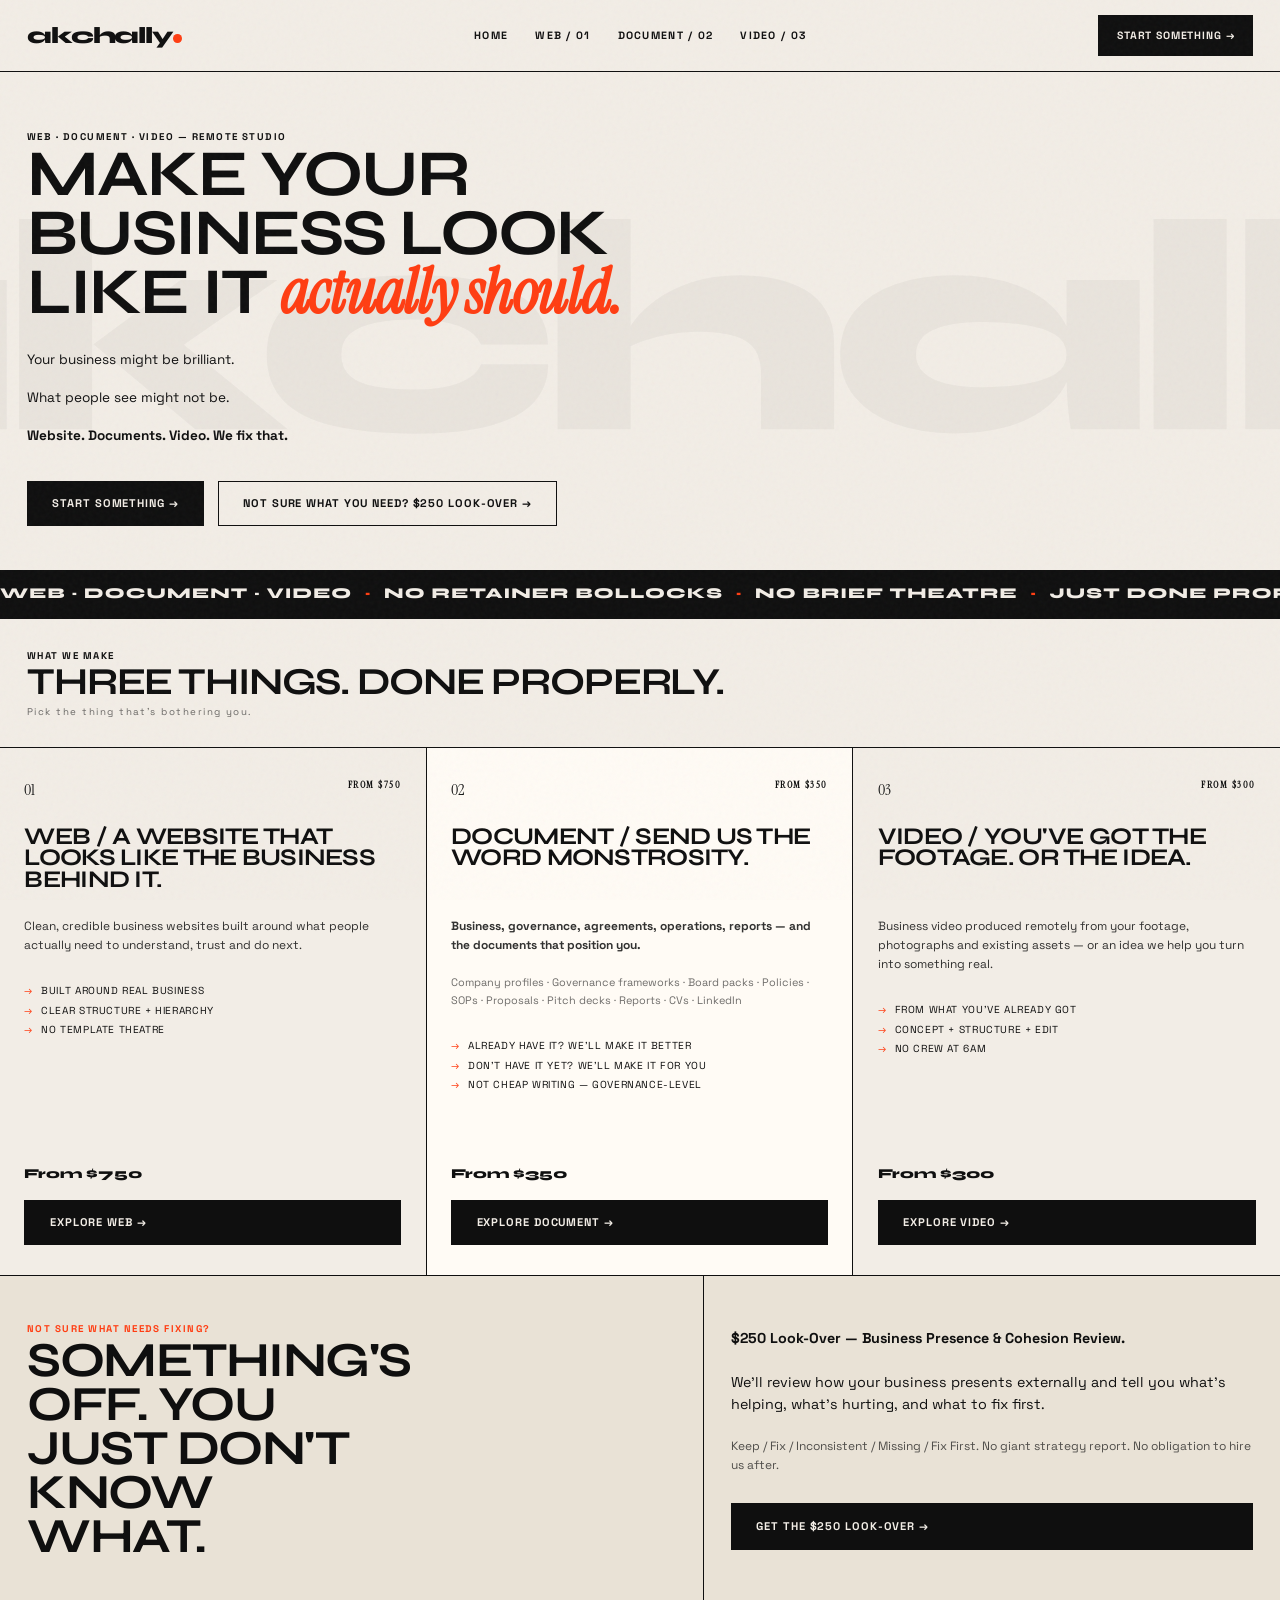
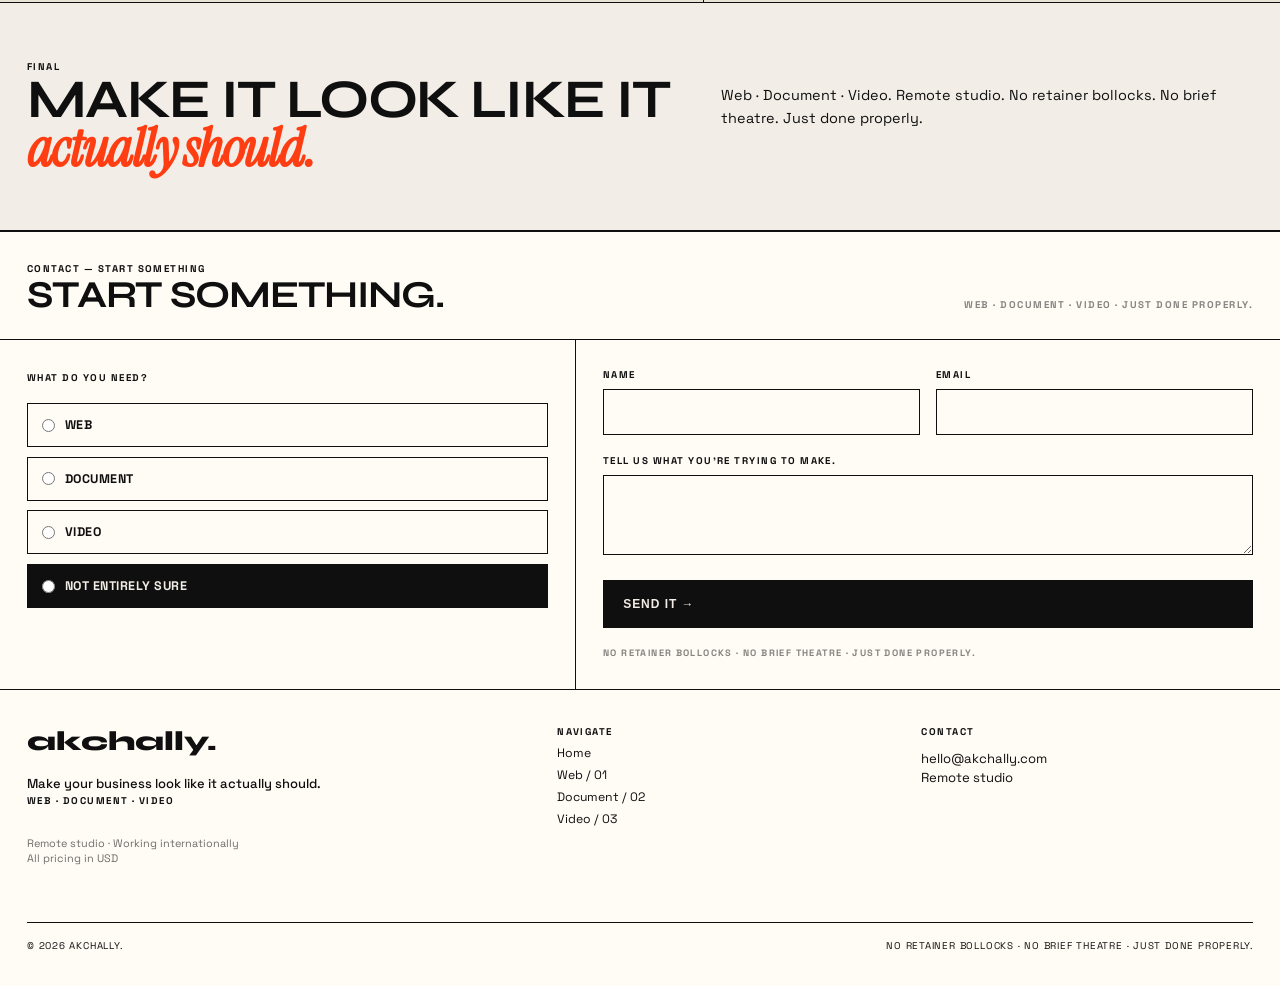
<file: index.html>
<!DOCTYPE html>
<html lang="en">
<head>
<meta charset="UTF-8">
<meta name="viewport" content="width=device-width, initial-scale=1.0">
<meta property="og:type" content="website">
<meta property="og:site_name" content="akchally.">
<meta property="og:title" content="akchally. — Make your business look like it actually should.">
<meta property="og:description" content="Web · Document · Video. Remote studio. No retainer bollocks. No brief theatre. Just done properly.">
<title>akchally. — Make your business look like it actually should.</title>
<link href="https://fonts.googleapis.com/css2?family=Syne:wght@600;700;800&family=Space+Grotesk:wght@400;500;700&family=Instrument+Serif:ital@0;1&display=swap" rel="stylesheet">
<style>
:root{
  --page-max: 1310px;
  --gutter: 27px;
  --bg: #F2EDE6;
  --fg: #0F0F0F;
  --orange: #FF3D12;
  --cream: #E9E2D6;
  --cream-2: #E9E2D6;
  --paper: #FFFBF5;
  --white: #FFFBF5;
}
*{margin:0;padding:0;box-sizing:border-box}
html{scroll-behavior:smooth}
body{background:var(--bg); color:var(--fg); font-family:'Space Grotesk', sans-serif; line-height:1.45; overflow-x:hidden; font-size:13px}
::selection{background:var(--orange); color:white}
body::before{content:""; position:fixed; inset:0; pointer-events:none; opacity:.035; z-index:9999; background-image:url("data:image/svg+xml,%3Csvg viewBox='0 0 256 256' xmlns='http://www.w3.org/2000/svg'%3E%3Cfilter id='noise'%3E%3CfeTurbulence type='fractalNoise' baseFrequency='0.9' numOctaves='4' stitchTiles='stitch'/%3E%3C/filter%3E%3Crect width='100%25' height='100%25' filter='url(%23noise)'/%3E%3C/svg%3E");}
h1,h2,h3{font-family:'Syne', sans-serif; text-transform:uppercase; line-height:.9; letter-spacing:-0.03em}
h1{ font-size: clamp(2.55rem, 5.1vw, 4.42rem) !important; }
.mono{font-size:0.612rem; letter-spacing:.15em; text-transform:uppercase; font-weight:700}
a{color:inherit; text-decoration:none}
.btn{display:inline-flex; align-items:center; gap:0.637rem; border:1.5px solid var(--fg); padding:0.85rem 1.53rem; font-weight:700; font-size:0.697rem; letter-spacing:.08em; text-transform:uppercase; transition:.25s ease; cursor:pointer}
.btn-black{background:var(--fg); color:var(--bg)}
.btn-black:hover{background:var(--orange); border-color:var(--orange); color:white; transform:translateY(-2px)}
.btn-ghost:hover{background:var(--fg); color:var(--bg); transform:translateY(-2px)}

nav, .hero, .sec-02, .cards, .sec-03-head, .lookover, .doover, .how-head, .steps, .philo, .work-head, .work-grid, .final, footer,
.hero-eyebrow, .hero-grid, .section-label, .what, .packages, .refresh, .included, .seo, .domain, .copy-sec, .process, .boundary, .faq{
  max-width: var(--page-max);
  margin-left:auto;
  margin-right:auto;
  width:100%;
}

nav{position:sticky; top:0; z-index:50; display:flex; justify-content:space-between; align-items:center; padding:0.935rem var(--gutter); background:rgba(242,237,230,.92); backdrop-filter:blur(10px); border-bottom:1.5px solid var(--fg);}
.logo{font-family:'Syne', sans-serif; font-weight:800; font-size:1.445rem; letter-spacing:-0.05em; line-height:1; text-transform:lowercase;}
.logo .dot{display:inline-block; width:.38em; height:.38em; background:var(--orange); border-radius:50%; margin-left:.05em;}
.nav-links{display:flex; gap:1.7rem; align-items:center}
.nav-links a{font-size:0.663rem; font-weight:700; letter-spacing:.12em; text-transform:uppercase; position:relative}
.nav-links a::after{content:""; position:absolute; bottom:-3.4px; left:0; width:0; height:1.5px; background:var(--fg); transition:.3s}
.nav-links a:hover::after{width:100%}
.hamburger{display:none; font-size:1.275rem; cursor:pointer}

.hero{padding:4.25vw var(--gutter) 3.4vw; border-bottom:1.5px solid var(--fg); position:relative; overflow:hidden; isolation:isolate}
.hero-top{display:flex; justify-content:space-between; align-items:flex-start; gap:5.1vw; position:relative; z-index:1}
.hero-left{flex:1.15}
.hero h1{max-width:13ch; margin-bottom:1.7rem}
.hero h1 .accent{color:var(--orange); font-family:'Instrument Serif', serif; font-style:italic; text-transform:lowercase; font-size:.95em; letter-spacing:-0.02em}
.hero-copy{max-width:48ch; font-size:0.85rem; line-height:1.6}
.hero-copy p{margin-bottom:1.02rem}
.hero-actions{margin-top:2.125rem; display:flex; gap:0.85rem; flex-wrap:wrap}
.hero-right{flex:.85; display:flex; flex-direction:column; gap:0.85rem; padding-top:0.85rem}
.hero-note{border:1.5px solid var(--fg); padding:1.02rem; background:var(--white); font-size:0.722rem; transform:rotate(.6deg)}
.big-bg-text{
  position:absolute; 
  top:52%; left:50%;
  transform:translate(-50%,-50%);
  font-family:'Syne', sans-serif; 
  font-size:clamp(10.2rem, 23.8vw, 25.5rem);
  line-height:.8; 
  font-weight:800; 
  color:var(--fg); 
  opacity:.035; 
  pointer-events:none; 
  text-transform:lowercase;
  z-index:0;
  white-space:nowrap;
  letter-spacing:-0.06em;
}

.marquee{
  border-top:1.5px solid var(--fg);
  border-bottom:1.5px solid var(--fg);
  overflow:hidden;
  white-space:nowrap;
  padding:0.765rem 0;
  background:var(--fg);
  color:var(--bg);
  width:100vw;
  max-width:100vw;
  margin-left:calc(50% - 50vw);
  margin-right:calc(50% - 50vw);
  display:block;
}
.marquee-inner{
  display:flex; 
  animation:marq 28s linear infinite; 
  gap:2.55rem; 
  width:max-content;
  will-change:transform;
  transform:translateZ(0);
  backface-visibility:hidden;
  -webkit-backface-visibility:hidden;
}
.marquee span{
  font-family:'Syne', sans-serif; 
  font-weight:800; 
  font-size:0.935rem; 
  letter-spacing:.08em; 
  text-transform:uppercase;
  -webkit-font-smoothing:antialiased;
  -moz-osx-font-smoothing:grayscale;
  text-rendering:geometricPrecision;
  transform:translateZ(0);
}
.marquee span i{color:var(--orange); font-style:normal; margin:0 0.425rem}
@keyframes marq{
  0%{transform:translate3d(0,0,0)}
  100%{transform:translate3d(-50%,0,0)}
}

.sec-02{display:grid; grid-template-columns:1.1fr .9fr; border-bottom:1.5px solid var(--fg)}
.sec-02-left{padding:3.4vw var(--gutter); border-right:1.5px solid var(--fg)}
.sec-02-left h2{font-size:clamp(1.87rem, 3.825vw, 3.4rem); max-width:10ch}
.sec-02-right{padding:3.4vw var(--gutter); display:flex; flex-direction:column; justify-content:center; gap:1.275rem; font-size:0.892rem; line-height:1.6}

.cards{display:grid; grid-template-columns:repeat(3,1fr); align-items:stretch; border-bottom:1.5px solid var(--fg)}
.card{padding:1.87rem 1.53rem; border-right:1.5px solid var(--fg); display:flex; flex-direction:column; min-height:527px; transition:.3s}
.card:last-child{border-right:none}
.card:hover{background:var(--white)}
.card-num{font-family:'Instrument Serif', serif; font-size:1.02rem; margin-bottom:1.53rem; display:flex; justify-content:space-between}
.card h3{font-size:clamp(1.36rem, 1.87vw, 1.87rem); margin-bottom:0.85rem; min-height:3.2em}
.card p{font-size:0.748rem; line-height:1.6; margin-bottom:0.85rem; opacity:.85}
.card ul{list-style:none; margin:1.02rem 0; display:flex; flex-direction:column; gap:0.297rem}
.card ul li{font-size:0.637rem; letter-spacing:.06em; text-transform:uppercase; display:flex; gap:0.51rem}
.card ul li::before{content:"→"; color:var(--orange)}
.card-foot{margin-top:auto; padding-top:2.125rem}
.price{font-family:'Syne', sans-serif; font-weight:800; font-size:0.85rem; margin-bottom:1.02rem}

.sec-03{border-bottom:1.5px solid var(--fg)}
.sec-03-head{padding:2.125vw var(--gutter); display:flex; justify-content:space-between; align-items:end; border-bottom:1.5px solid var(--fg)}
.sec-03-head h2{font-size:clamp(1.53rem, 2.975vw, 2.55rem)}

.lookover{background:var(--fg); color:var(--bg); display:grid; grid-template-columns:1.1fr .9fr; border-bottom:1.5px solid var(--fg)}
.look-left{padding:3.4vw var(--gutter); border-right:1.5px solid rgba(255,255,255,.15)}
.look-left .mono{color:var(--orange); margin-bottom:1.275rem; display:block}
.look-left h2{font-size:clamp(2.04rem, 3.825vw, 3.825rem); color:var(--bg); line-height:.9}
.look-right{padding:2.975vw var(--gutter)}
.look-grid{display:grid; grid-template-columns:1fr 1fr; gap:0.85rem; margin:1.275rem 0}
.look-item{border:1.5px solid rgba(255,255,255,.15); padding:0.85rem}

.doover{display:grid; grid-template-columns:.9fr 1.1fr; border-bottom:1.5px solid var(--fg); background:var(--cream-2)}
.doover-left{padding:3.4vw var(--gutter)}
.doover-left h2{font-size:clamp(1.87rem, 3.4vw, 3.23rem)}
.doover-right{padding:3.4vw var(--gutter); border-left:1.5px solid var(--fg)}
.big-price{display:flex; flex-direction:column; gap:0.255rem; margin:1.7rem 0; font-family:'Syne', sans-serif; font-weight:800; font-size:1.36rem}

.how{border-bottom:1.5px solid var(--fg)}
.how-head{padding:2.125vw var(--gutter); border-bottom:1.5px solid var(--fg); display:flex; justify-content:space-between; align-items:center}
.steps{display:grid; grid-template-columns:repeat(5,1fr)}
.step{padding:1.7rem 1.275rem; border-right:1.5px solid var(--fg)}
.step:last-child{border-right:none}
.step-num{font-family:'Syne', sans-serif; font-weight:800; margin-bottom:0.85rem}

.philo{padding:5.1vw var(--gutter); text-align:center; border-bottom:1.5px solid var(--fg)}
.philo p{font-family:'Syne', sans-serif; font-size:clamp(1.36rem, 2.55vw, 2.38rem); line-height:1.05; max-width:22ch; margin:0 auto}

.work-head{padding:2.125vw var(--gutter); display:flex; justify-content:space-between; align-items:end; border-bottom:1.5px solid var(--fg)}
.work-grid{display:grid; grid-template-columns:repeat(3,1fr); border-bottom:1.5px solid var(--fg)}
.work-card{border-right:1.5px solid var(--fg); display:flex; flex-direction:column}
.work-card:last-child{border-right:none}
.work-img{aspect-ratio:4/3; background:#111; position:relative; overflow:hidden; border-bottom:1.5px solid var(--fg)}
.work-info{padding:1.275rem var(--gutter)}

.final{padding:4.25vw var(--gutter); display:grid; grid-template-columns:1.1fr .9fr; gap:3.4vw; border-bottom:1.5px solid var(--fg)}
.final h2{font-size:clamp(2.125rem, 4.25vw, 4.25rem); line-height:.9}

footer{padding:2.55vw var(--gutter); display:grid; grid-template-columns:1.5fr 1fr 1fr; gap:2.55vw; background:var(--white)}
footer a{display:block; margin:0.255rem 0; font-size:0.765rem}
.foot-logo{font-family:'Syne', sans-serif; font-weight:800; font-size:1.7rem; text-transform:lowercase}
.foot-bottom{grid-column:1 / -1; border-top:1.5px solid var(--fg); margin-top:1.7vw; padding-top:1.275vw; display:flex; justify-content:space-between; font-size:0.612rem; letter-spacing:.08em; text-transform:uppercase; flex-wrap:wrap; gap:0.85rem}

/* WEB.HTML + DOC + VIDEO + LOOKOVER */
.hero-eyebrow{display:flex; justify-content:space-between; gap:1.7rem; margin-bottom:1.275rem; opacity:.6; flex-wrap:wrap}
.hero-grid{display:grid; grid-template-columns:1.2fr .8fr; gap:3.4vw; margin-top:1.7rem}
.hero-sub p{margin-bottom:0.68rem; font-size:0.85rem; line-height:1.6}
.hero-price{font-family:'Syne', sans-serif; font-weight:800; font-size:1.36rem; margin:1.7rem 0}
.hero-price span{display:block; font-family:'Instrument Serif', serif; font-size:0.85rem; font-weight:400; opacity:.6; letter-spacing:.1em; text-transform:uppercase}

.section-label{padding:1.02rem var(--gutter); border-top:1.5px solid var(--fg); border-bottom:1.5px solid var(--fg); background:var(--white); display:flex; justify-content:space-between; align-items:center}
.section-label h2{font-size:0.935rem; letter-spacing:.08em}
.what{display:grid; grid-template-columns:.9fr 1.1fr; border-bottom:1.5px solid var(--fg)}
.what-left{padding:3.4vw var(--gutter); border-right:1.5px solid var(--fg)}
.what-left h3{font-size:clamp(1.7rem,2.975vw,2.55rem); max-width:12ch}
.what-right{padding:3.4vw var(--gutter); display:flex; flex-direction:column; gap:0.85rem; line-height:1.6}
.what-right ul{list-style:none; margin:0.85rem 0}
.what-right li{padding:0.255rem 0; border-bottom:1px solid rgba(0,0,0,.08); font-size:0.765rem}
.what-right li::before{content:"→"; color:var(--orange); margin-right:0.425rem}

.packages{border-bottom:1.5px solid var(--fg)}
.package-row{display:grid; grid-template-columns:.9fr 1.1fr; border-bottom:1.5px solid var(--fg); background:var(--bg)}
.package-row:last-child{border-bottom:none}
.pkg-big{padding:2.55vw var(--gutter); border-right:1.5px solid var(--fg); background:var(--paper); display:flex; flex-direction:column; justify-content:space-between}
.pkg-big h3{font-size:clamp(2.125rem,4.25vw,3.825rem); line-height:.85}
.pkg-big h3 span{display:block; font-family:'Space Grotesk', sans-serif; font-size:0.765rem; font-weight:700; letter-spacing:.12em; margin-top:0.51rem; opacity:.6}
.from{margin-top:1.7rem; font-family:'Syne', sans-serif; font-weight:800; font-size:0.85rem}
.from b{display:block; font-family:'Space Grotesk', sans-serif; font-size:0.68rem; font-weight:400; letter-spacing:.05em; margin-top:0.255rem; opacity:.7; text-transform:none}
.pkg-details{padding:2.55vw var(--gutter); background:var(--bg)}
.pkg-details h4{font-size:1.02rem; margin-bottom:0.85rem; max-width:28ch; line-height:1.3}
.pkg-details p{margin-bottom:0.68rem; line-height:1.6; font-size:0.807rem}
.ideal{border:1.5px solid var(--fg); padding:0.85rem; margin:1.275rem 0; background:var(--white)}
.ideal b{font-size:0.637rem; letter-spacing:.1em; text-transform:uppercase}
.ideal p{font-size:0.722rem; margin-top:0.255rem; line-height:1.4}
.pkg-list{list-style:none; columns:2; column-gap:1.7rem; margin:0.85rem 0}
.pkg-list li{font-size:0.68rem; padding:0.212rem 0; display:flex; gap:0.34rem}
.pkg-list li::before{content:"→"; color:var(--orange)}
.pkg-cta{margin-top:1.7rem}

.refresh{display:grid; grid-template-columns:1fr 1fr; border-bottom:1.5px solid var(--fg); background:var(--cream)}
.refresh-left{padding:3.4vw var(--gutter); border-right:1.5px solid var(--fg)}
.refresh-left h2{font-size:clamp(1.7rem,3.4vw,2.975rem); margin-top:0.85rem}
.refresh-price{font-family:'Instrument Serif', serif; font-size:4.25rem; color:var(--orange); margin:1.275rem 0; line-height:.9}
.refresh-right{padding:3.4vw var(--gutter); background:var(--fg); color:var(--bg)}
.refresh-list{list-style:none; margin:0.85rem 0}
.refresh-list li{padding:0.34rem 0; font-size:0.722rem; border-bottom:1px solid rgba(255,255,255,.1)}
.refresh-list li::before{content:"→"; color:var(--orange); margin-right:0.425rem}

.included{border-bottom:1.5px solid var(--fg); background:var(--white)}
.included-grid{display:grid; grid-template-columns:repeat(4,1fr); gap:0}
.inc-col{padding:1.7rem 1.275rem; border-right:1.5px solid var(--fg)}
.inc-col:last-child{border-right:none}
.inc-col h4{font-size:0.68rem; letter-spacing:.12em; margin-bottom:0.85rem; color:var(--orange)}
.inc-col ul{list-style:none}
.inc-col li{font-size:0.68rem; padding:0.255rem 0; line-height:1.4}
.inc-note{grid-column:1 / -1; padding:1.275rem var(--gutter); border-top:1.5px solid var(--fg); font-size:0.722rem; font-style:italic; opacity:.7; background:var(--bg)}

.seo{display:grid; grid-template-columns:1fr 1fr; border-bottom:1.5px solid var(--fg)}
.seo-left{padding:3.4vw var(--gutter); border-right:1.5px solid var(--fg)}
.seo-right{padding:3.4vw var(--gutter); background:var(--paper)}
.seo-right ul{list-style:none; margin-top:0.85rem}
.seo-right li{padding:0.34rem 0; font-size:0.765rem; border-bottom:1px solid rgba(0,0,0,.08)}
.seo-right li::before{content:"✕"; color:var(--orange); margin-right:0.425rem; font-weight:700}

.domain{display:grid; grid-template-columns:1fr 1fr; border-bottom:1.5px solid var(--fg); background:var(--bg)}
.domain > div{padding:3.4vw var(--gutter)}
.domain > div:first-child{border-right:1.5px solid var(--fg)}
.highlight{border:1.5px solid var(--fg); padding:0.85rem; margin-top:1.275rem; background:var(--orange); color:white; font-weight:700; font-size:0.765rem; transform:rotate(-.5deg)}

.copy-sec{display:grid; grid-template-columns:.9fr 1.1fr; border-bottom:1.5px solid var(--fg)}
.copy-sec > div{padding:3.4vw var(--gutter)}
.copy-sec > div:first-child{border-right:1.5px solid var(--fg)}
.copy-sec ul{list-style:none; margin:0.85rem 0}
.copy-sec li{padding:0.297rem 0; font-size:0.765rem}
.copy-sec li::before{content:"→"; color:var(--orange); margin-right:0.425rem}

.process{border-bottom:1.5px solid var(--fg)}
.process-steps{display:grid; grid-template-columns:repeat(5,1fr)}
.pstep{padding:2.125vw 1.275rem; border-right:1.5px solid var(--fg); border-bottom:1.5px solid var(--fg)}
.pstep:last-child{border-right:none}
.pstep-num{font-family:'Instrument Serif', serif; font-size:2.125rem; color:var(--orange); line-height:1; margin-bottom:0.85rem}
.pstep h4{font-size:0.85rem; margin-bottom:0.425rem}
.pstep p{font-size:0.722rem; line-height:1.5; opacity:.85}

.boundary{display:grid; grid-template-columns:1fr 1fr; border-bottom:1.5px solid var(--fg)}
.bound-col{padding:3.4vw var(--gutter)}
.bound-col:first-child{border-right:1.5px solid var(--fg)}
.bound-col ul{list-style:none; margin-top:0.85rem}
.bound-col li{padding:0.297rem 0; font-size:0.765rem}
.bound-col li::before{content:"→"; color:var(--orange); margin-right:0.425rem}

.faq{padding:3.4vw var(--gutter); border-bottom:1.5px solid var(--fg); background:var(--cream)}
.faq-grid{display:grid; grid-template-columns:1fr 1fr; gap:1.7rem 3.4vw; margin-top:1.7rem}
.faq-item{padding-bottom:1.275rem; border-bottom:1px solid rgba(0,0,0,.12)}
.faq-item b{display:block; font-family:'Syne', sans-serif; text-transform:uppercase; margin-bottom:0.34rem; font-size:0.807rem}
.faq-item p{font-size:0.765rem; opacity:.8; line-height:1.5}

@media(max-width:833px){
  .nav-links{display:none}
  .hamburger{display:block}
  .hero-top, .sec-02, .lookover, .doover, .final, footer, .what, .package-row, .refresh, .seo, .domain, .copy-sec, .boundary{grid-template-columns:1fr}
  .cards, .steps, .work-grid, .included-grid, .process-steps, .faq-grid{grid-template-columns:1fr}
  .card, .step, .work-card, .inc-col{border-right:none; border-bottom:1.5px solid var(--fg); min-height:auto}
  .big-bg-text{display:none}
  .hero-grid{grid-template-columns:1fr}
  .pkg-big{border-right:none; border-bottom:1.5px solid var(--fg)}
  .pkg-list{columns:1}
  .section-label{flex-direction:column; align-items:flex-start; gap:0.425rem}
}


/* ===== DOCUMENT.HTML STYLES ===== */
.big-watermark{position:absolute; top:52%; left:50%; transform:translate(-50%,-50%); font-family:'Syne', sans-serif; font-size:clamp(10.2rem, 23.8vw, 25.5rem); line-height:.8; font-weight:800; color:var(--fg); opacity:.035; pointer-events:none; text-transform:lowercase; z-index:0; white-space:nowrap; letter-spacing:-0.06em;}
.two-head{padding:1.7vw var(--gutter); display:flex; justify-content:space-between; align-items:end; border-top:1.5px solid var(--fg); border-bottom:1.5px solid var(--fg); background:var(--white); max-width: var(--page-max); margin:0 auto; width:100%}
.two-ways{border-bottom:1.5px solid var(--fg); max-width: var(--page-max); margin:0 auto; width:100%}
.split{display:grid; grid-template-columns:1fr 1fr; min-height:60vh}
.split-left, .split-right{padding:3.4vw var(--gutter); display:flex; flex-direction:column; gap:0.85rem}
.split-left{border-right:1.5px solid var(--fg); background:var(--paper)}
.split-right{background:var(--bg)}
.split-label{font-size:0.612rem; letter-spacing:.15em; text-transform:uppercase; font-weight:700; opacity:.6; margin-bottom:0.425rem; display:block}
.split h3{font-size:clamp(1.7rem,2.975vw,2.72rem); line-height:.9; margin-bottom:0.85rem}
.split h3 i{font-family:'Instrument Serif', serif; color:var(--orange); text-transform:none}
.split p{line-height:1.6; font-size:0.807rem; margin-bottom:0.51rem}
.pricing{margin:1.275rem 0; border-top:1.5px solid var(--fg); border-bottom:1.5px solid var(--fg)}
.price-row{display:flex; justify-content:space-between; gap:0.85rem; padding:0.595rem 0; border-bottom:1px solid rgba(0,0,0,.08); font-size:0.722rem}
.price-row:last-child{border-bottom:none}
.price-row b{font-family:'Syne', sans-serif; white-space:nowrap}

.what-make{padding:3.4vw var(--gutter); border-bottom:1.5px solid var(--fg); background:var(--white); max-width: var(--page-max); margin:0 auto; width:100%}
.what-make h2{font-size:clamp(1.7rem,3.4vw,2.975rem); margin-top:0.85rem; max-width:18ch}
.doc-grid{display:grid; grid-template-columns:repeat(3,1fr); gap:1.5px; background:var(--fg); border:1.5px solid var(--fg); margin-top:1.7rem}
.doc-card{background:var(--bg); padding:1.7rem 1.275rem; min-height:238px}
.doc-card h4{font-size:0.85rem; letter-spacing:.06em; text-transform:uppercase; margin-bottom:0.68rem}
.doc-card p{font-size:0.765rem; line-height:1.5; opacity:.85}

.real-problem{display:grid; grid-template-columns:.9fr 1.1fr; border-bottom:1.5px solid var(--fg); max-width: var(--page-max); margin:0 auto; width:100%}
.real-left{padding:3.4vw var(--gutter); border-right:1.5px solid var(--fg)}
.real-right{padding:3.4vw var(--gutter); display:flex; flex-direction:column; gap:0.85rem}
.real-right ul{list-style:none; margin:0.85rem 0}
.real-right li{padding:0.297rem 0; font-size:0.765rem}
.real-right li::before{content:"→"; color:var(--orange); margin-right:0.425rem}

.giant-statement{padding:6.8vw var(--gutter); text-align:center; border-bottom:1.5px solid var(--fg); background:var(--fg); color:var(--bg); max-width: var(--page-max); margin:0 auto; width:100%}
.giant-statement p{font-family:'Syne', sans-serif; font-size:clamp(1.7rem,4.25vw,3.825rem); line-height:.9; max-width:16ch; margin:0 auto}
.giant-statement i{color:var(--orange); font-family:'Instrument Serif', serif; text-transform:none}

.what-we-do{display:grid; grid-template-columns:repeat(4,1fr); border-bottom:1.5px solid var(--fg); max-width: var(--page-max); margin:0 auto; width:100%}
.wwd-col{padding:2.125vw 1.275rem; border-right:1.5px solid var(--fg)}
.wwd-col:last-child{border-right:none}
.wwd-col h4{font-size:0.68rem; letter-spacing:.12em; margin-bottom:0.85rem; color:var(--orange)}
.wwd-col ul{list-style:none}
.wwd-col li{font-size:0.68rem; padding:0.212rem 0; line-height:1.4}

.mess{display:grid; grid-template-columns:1fr 1fr; border-bottom:1.5px solid var(--fg); max-width: var(--page-max); margin:0 auto; width:100%}
.mess-left, .mess-right{padding:3.4vw var(--gutter)}
.mess-left{border-right:1.5px solid var(--fg); background:var(--paper)}
.mess-right{background:var(--cream)}
.mess h3{font-size:clamp(1.36rem,2.38vw,2.04rem); margin-bottom:0.85rem}
.mess ul{list-style:none; margin:0.85rem 0}
.mess li{padding:0.255rem 0; font-size:0.765rem}
.mess li::before{content:"→"; color:var(--orange); margin-right:0.425rem}

.tidy{display:grid; grid-template-columns:.9fr 1.1fr; border-bottom:1.5px solid var(--fg); max-width: var(--page-max); margin:0 auto; width:100%; background:var(--white)}
.tidy-left{padding:3.4vw var(--gutter); border-right:1.5px solid var(--fg)}
.tidy-price{font-family:'Instrument Serif', serif; font-size:4.25rem; color:var(--orange); margin:0.85rem 0; line-height:.9}
.tidy-right{padding:3.4vw var(--gutter); background:var(--fg); color:var(--bg)}
.tidy-grid{display:flex; flex-wrap:wrap; gap:0.425rem; margin:1.275rem 0}
.tidy-tag{border:1px solid rgba(255,255,255,.2); padding:0.34rem 0.68rem; font-size:0.637rem; letter-spacing:.08em; text-transform:uppercase}

.receive{display:grid; grid-template-columns:1fr 1fr; border-bottom:1.5px solid var(--fg); max-width: var(--page-max); margin:0 auto; width:100%}
.rec-col{padding:3.4vw var(--gutter)}
.rec-col:first-child{border-right:1.5px solid var(--fg)}
.rec-col ul{list-style:none; margin:0.85rem 0}
.rec-col li{padding:0.297rem 0; font-size:0.765rem}
.rec-col li::before{content:"→"; color:var(--orange); margin-right:0.425rem}

.work{border-bottom:1.5px solid var(--fg); max-width: var(--page-max); margin:0 auto; width:100%}
.work-spread{aspect-ratio:16/11; background:#111; border-bottom:1.5px solid var(--fg)}
.work-meta{display:flex; flex-wrap:wrap; gap:0.425rem; margin-top:0.85rem}
.work-meta span{border:1px solid var(--fg); padding:0.212rem 0.51rem; font-size:0.552rem; letter-spacing:.08em; text-transform:uppercase}

.hero-cta{display:flex; gap:0.85rem; align-items:center; margin-top:1.7rem; flex-wrap:wrap}
.btn-orange{background:var(--orange); border-color:var(--orange); color:white}
.btn-orange:hover{background:var(--fg); border-color:var(--fg)}

@media(max-width:833px){
  .split, .mess, .tidy, .receive, .real-problem, .what-we-do, .doc-grid{grid-template-columns:1fr}
  .split-left{border-right:none; border-bottom:1.5px solid var(--fg)}
  .wwd-col{border-right:none; border-bottom:1.5px solid var(--fg)}
  .mess-left{border-right:none; border-bottom:1.5px solid var(--fg)}
  .rec-col:first-child{border-right:none; border-bottom:1.5px solid var(--fg)}
  .real-left{border-right:none; border-bottom:1.5px solid var(--fg)}
  .tidy-left{border-right:none; border-bottom:1.5px solid var(--fg)}
}


/* ===== VIDEO.HTML STYLES ===== */
.crop-marks{position:absolute; top:0.85rem; left:var(--gutter); right:var(--gutter); display:flex; justify-content:space-between; font-size:0.552rem; letter-spacing:.15em; opacity:.4; text-transform:uppercase; font-family:monospace; z-index:2}
.reel{background:var(--fg); color:var(--bg); border-bottom:1.5px solid var(--fg); overflow:hidden; padding:0.51rem 0; max-width:85vw; width:100%}
.reel-track{display:flex; gap:1.7rem; animation:reel 30s linear infinite; width:max-content}
.reel-item{font-size:0.637rem; letter-spacing:.1em; text-transform:uppercase; border:1px solid rgba(255,255,255,.15); padding:0.34rem 0.68rem; white-space:nowrap; position:relative}
.reel-item::after{content:attr(data-time); margin-left:0.68rem; opacity:.5; font-size:0.552rem}
@keyframes reel{0%{transform:translateX(0)}100%{transform:translateX(-50%)}}

.pricing{border-bottom:1.5px solid var(--fg); background:var(--bg); max-width:var(--page-max); margin:0 auto; width:100%}
.pricing-head{padding:2.125vw var(--gutter); display:flex; justify-content:space-between; align-items:end; border-bottom:1.5px solid var(--fg)}
.pricing-grid{display:grid; grid-template-columns:repeat(3,1fr); gap:1.5px; background:var(--fg); border-bottom:1.5px solid var(--fg)}
.price-card{background:var(--paper); padding:2.125vw 1.53rem; display:flex; flex-direction:column; gap:0.68rem; min-height:306px}
.price-card h4{font-size:1.02rem; text-transform:uppercase}
.price-card .from{font-family:'Syne', sans-serif; font-weight:800; font-size:0.935rem; margin:0.425rem 0}
.price-card p{font-size:0.722rem; line-height:1.5; opacity:.85}

.timeline{display:grid; grid-template-columns:.9fr 1.1fr; border-bottom:1.5px solid var(--fg); max-width:var(--page-max); margin:0 auto; width:100%}
.timeline > div{padding:3.4vw var(--gutter)}
.timeline > div:first-child{border-right:1.5px solid var(--fg)}
.timeline ul{list-style:none; margin:0.85rem 0}
.timeline li{padding:0.297rem 0; font-size:0.765rem}
.timeline li::before{content:"→"; color:var(--orange); margin-right:0.425rem}

.triple{display:grid; grid-template-columns:repeat(3,1fr); border-bottom:1.5px solid var(--fg); max-width:var(--page-max); margin:0 auto; width:100%}
.tri-col{padding:2.55vw 1.53rem; border-right:1.5px solid var(--fg)}
.tri-col:last-child{border-right:none}
.tri-col.highlight{background:var(--orange); color:white}
.tri-col h4{font-size:0.85rem; margin-bottom:0.68rem; text-transform:uppercase}
.tri-col ul{list-style:none; margin:0.85rem 0}
.tri-col li{padding:0.255rem 0; font-size:0.722rem; line-height:1.4}
.tri-col li::before{content:"→"; color:var(--orange); margin-right:0.425rem}
.tri-col.highlight li::before{color:white}

.webvideo{display:grid; grid-template-columns:.9fr 1.1fr; border-bottom:1.5px solid var(--fg); background:var(--cream); max-width:var(--page-max); margin:0 auto; width:100%}
.webvideo > div{padding:3.4vw var(--gutter)}
.webvideo > div:first-child{border-right:1.5px solid var(--fg)}
.webvideo ul{list-style:none; margin:0.85rem 0}
.webvideo li{padding:0.297rem 0; font-size:0.765rem}
.webvideo li::before{content:"→"; color:var(--orange); margin-right:0.425rem}

.source{display:grid; grid-template-columns:.9fr 1.1fr; border-bottom:1.5px solid var(--fg); background:var(--paper); max-width:var(--page-max); margin:0 auto; width:100%}
.source > div{padding:3.4vw var(--gutter)}
.source > div:first-child{border-right:1.5px solid var(--fg)}
.file-list{display:flex; flex-wrap:wrap; gap:0.425rem; margin:1.275rem 0}
.file-tag{border:1.5px solid var(--fg); padding:0.34rem 0.68rem; font-size:0.637rem; letter-spacing:.06em; text-transform:uppercase; background:var(--white)}
.file-tag.final{background:var(--fg); color:var(--bg); transform:rotate(.5deg)}

.bound{display:grid; grid-template-columns:1fr 1fr; border-bottom:1.5px solid var(--fg); max-width:var(--page-max); margin:0 auto; width:100%}
.b-col{padding:3.4vw var(--gutter)}
.b-col:first-child{border-right:1.5px solid var(--fg)}
.b-col ul{list-style:none; margin:0.85rem 0}
.b-col li{padding:0.297rem 0; font-size:0.765rem}
.b-col li::before{content:"→"; color:var(--orange); margin-right:0.425rem}

.work-embed{aspect-ratio:16/9; background:#111; border-bottom:1.5px solid var(--fg); display:grid; place-items:center; color:#555; font-size:0.68rem; letter-spacing:.1em; text-transform:uppercase}

.concept-line{border:1.5px solid var(--fg); padding:0.85rem; margin-top:1.275rem; font-size:0.68rem; letter-spacing:.08em; text-transform:uppercase; font-weight:700; background:var(--white)}
.split-num{font-family:'Instrument Serif', serif; font-size:2.55rem; color:var(--fg); opacity:.3; line-height:1; margin-bottom:0.85rem}

@media(max-width:833px){
  .pricing-grid, .timeline, .triple, .webvideo, .source, .bound{grid-template-columns:1fr}
  .tri-col, .timeline > div:first-child, .webvideo > div:first-child, .source > div:first-child, .b-col:first-child{border-right:none; border-bottom:1.5px solid var(--fg)}
  .price-card{border-bottom:1.5px solid var(--fg)}
}


/* ===== LOOKOVER.HTML STYLES ===== */
.looking{display:grid; grid-template-columns:.9fr 1.1fr; border-bottom:1.5px solid var(--fg); max-width:var(--page-max); margin:0 auto; width:100%}
.looking > div{padding:3.4vw var(--gutter)}
.looking > div:first-child{border-right:1.5px solid var(--fg)}
.looking ul{list-style:none; margin:0.85rem 0; columns:2; column-gap:1.7rem}
.looking li{padding:0.255rem 0; font-size:0.722rem}
.looking li::before{content:"→"; color:var(--orange); margin-right:0.425rem}

.output-intro{padding:2.125vw var(--gutter); display:flex; justify-content:space-between; align-items:end; border-bottom:1.5px solid var(--fg); background:var(--white); max-width:var(--page-max); margin:0 auto; width:100%}
.output-block{border-bottom:1.5px solid var(--fg); padding:4.25vw var(--gutter); display:grid; grid-template-columns:.45fr .55fr; gap:3.4vw; min-height:36vh; align-items:center; max-width:var(--page-max); margin:0 auto; width:100%}
.output-block h3{font-size:clamp(3.4rem,8.5vw,9.35rem); line-height:.85; letter-spacing:-.07em}
.output-block .desc h4{font-size:1.275rem; margin-bottom:0.51rem}
.output-block .desc p{font-size:0.85rem; line-height:1.5; opacity:.85}
.output-block.keep{background:var(--white); color:var(--fg)}
.output-block.fix{background:var(--orange); color:white}
.output-block.inconsistent{background:var(--fg); color:var(--bg)}
.output-block.missing{background:#2A0C07; color:var(--paper)}
.output-block.fixfirst{background:#5A2E1A; color:var(--paper); border-bottom-color:var(--fg)}

.why{background:var(--fg); color:var(--bg); padding:5.1vw var(--gutter); display:grid; grid-template-columns:1fr 1fr; gap:3.4vw; border-bottom:1.5px solid var(--fg); max-width:var(--page-max); margin:0 auto; width:100%}
.why h2{font-size:clamp(2.125rem,4.675vw,4.675rem); line-height:.9; color:var(--bg)}
.why h2 i{font-family:'Instrument Serif', serif; color:var(--orange); text-transform:none; display:block; font-size:.95em; margin-top:0.425rem}
.why p{line-height:1.6; margin-bottom:0.85rem; opacity:.85}

.next{display:grid; grid-template-columns:1fr 1fr; border-bottom:1.5px solid var(--fg); max-width:var(--page-max); margin:0 auto; width:100%}
.next-left{padding:3.4vw var(--gutter); background:var(--cream); border-right:1.5px solid var(--fg)}
.next-right{padding:3.4vw var(--gutter); background:var(--fg); color:var(--bg)}
.next-right h3{color:var(--paper)}
.next ul{list-style:none; margin-top:0.85rem}
.next li{padding:0.34rem 0; font-size:0.765rem}

.doover{background:var(--orange); color:white; padding:4.25vw var(--gutter); display:grid; grid-template-columns:.9fr 1.1fr; gap:3.4vw; border-bottom:1.5px solid var(--fg); max-width:var(--page-max); margin:0 auto; width:100%}
.doover h2{font-size:clamp(2.125rem,4.25vw,3.825rem); color:white}
.doover-price{font-family:'Instrument Serif', serif; font-size:5.1rem; line-height:.9; margin:1.275rem 0}
.doover ul{list-style:none; columns:2; margin-top:0.85rem}
.doover li{padding:0.34rem 0; font-size:0.722rem}

.examples{padding:3.4vw var(--gutter); background:var(--paper); border-bottom:1.5px solid var(--fg); max-width:var(--page-max); margin:0 auto; width:100%}
.examples-head{display:flex; justify-content:space-between; align-items:end; margin-bottom:2.55vw}
.ex-grid{display:grid; grid-template-columns:repeat(3,1fr); gap:1.5px; background:var(--fg); border:1.5px solid var(--fg)}
.ex-card{background:var(--white); padding:1.7vw}
.ex-card h4{font-size:0.765rem; letter-spacing:.1em; margin-bottom:0.85rem; color:var(--orange)}
.ex-card .line{padding:0.51rem 0; border-bottom:1px solid rgba(0,0,0,.08); font-size:0.722rem; display:flex; justify-content:space-between}
.ex-card .line b{font-family:'Syne', sans-serif; text-transform:uppercase; font-size:0.637rem}
.ex-card .rec{margin-top:1.275rem; background:var(--cream); border:1.5px solid var(--fg); padding:0.85rem; font-size:0.722rem; line-height:1.5}

.whyprice{background:var(--fg); color:var(--bg); padding:4.25vw var(--gutter); display:grid; grid-template-columns:1fr 1fr; gap:3.4vw; border-bottom:1.5px solid var(--fg); max-width:var(--page-max); margin:0 auto; width:100%}
.whyprice h2{font-size:clamp(2.125rem,4.25vw,3.825rem); color:var(--bg)}

.how{border-bottom:1.5px solid var(--fg); max-width:var(--page-max); margin:0 auto; width:100%}
.how-head{padding:2.125vw var(--gutter); border-bottom:1.5px solid var(--fg); display:flex; justify-content:space-between; align-items:center}
.good-fit{list-style:none; margin:0.85rem 0}
.good-fit li{padding:0.425rem 0; font-style:italic; font-size:0.807rem; border-bottom:1px solid rgba(0,0,0,.08)}
.good-fit li::before{content:"“"; font-family:'Instrument Serif', serif; font-size:1.02rem; color:var(--orange); margin-right:0.255rem}

@media(max-width:833px){
  .looking, .why, .next, .doover, .whyprice, .output-block{grid-template-columns:1fr}
  .looking > div:first-child, .next-left, .looking ul{border-right:none; border-bottom:1.5px solid var(--fg); columns:1}
  .output-block h3{font-size:15.3vw}
  .ex-grid{grid-template-columns:1fr}
}


/* Image support for work cards - FIXED no blow-up */
.work-grid{grid-template-columns:repeat(3, minmax(0, 1fr))}
.work-card{min-width:0}
.work-img{
  aspect-ratio:4/3; 
  background:#111; 
  overflow:hidden; 
  position:relative; 
  border-bottom:1.5px solid var(--fg);
  display:block;
}
.work-img img, .work-spread img, .work-embed img{
  width:100%; 
  height:100%; 
  object-fit:cover; 
  object-position:center center; 
  display:block;
}
/* If your source image is portrait and looks blown up, change to this: */
/* .work-img img{object-fit:contain; background:#111} */

/* ===== NEW SIMPLIFIED DOCUMENT PAGE ADDITIONS ===== */
.choose-grid{display:grid; grid-template-columns:1fr 1fr; border-bottom:1.5px solid var(--fg); max-width:var(--page-max); margin:0 auto; width:100%}
.choose-col{padding:0; border-right:1.5px solid var(--fg); display:flex; flex-direction:column}
.choose-col:last-child{border-right:none}
.choose-head{padding:2.5vw var(--gutter) 1.5vw; border-bottom:1.5px solid var(--fg); background:var(--paper)}
.choose-head h3{font-size:clamp(1.4rem,2.2vw,1.9rem); line-height:.9; margin-top:.4rem}
.choose-head p{font-size:.78rem; opacity:.7; margin-top:.6rem; line-height:1.5; max-width:36ch}
.choose-prices{display:flex; flex-direction:column}
.price-btn{display:flex; justify-content:space-between; align-items:center; padding:1.2vw var(--gutter); border-bottom:1.5px solid var(--fg); font-family:'Syne',sans-serif; font-weight:700; font-size:.85rem; text-transform:uppercase; transition:.2s; background:var(--white); cursor:pointer}
.price-btn:last-child{border-bottom:none}
.price-btn .left small{display:block; font-family:'Space Grotesk',sans-serif; font-weight:400; font-size:.62rem; text-transform:none; opacity:.6; margin-top:.15rem; line-height:1.3; max-width:28ch}
.price-btn:hover{background:var(--fg); color:var(--bg)}
.price-btn:hover .right{color:var(--orange)}
.choose-foot{padding:.9rem var(--gutter); font-size:.68rem; opacity:.6; border-top:1.5px solid var(--fg); border-bottom:1.5px solid var(--fg); max-width:var(--page-max); margin:0 auto; width:100%; background:var(--bg)}
.step-simple{padding:2.8vw var(--gutter); border-bottom:1.5px solid var(--fg); display:grid; grid-template-columns:.18fr .82fr; gap:3vw; max-width:var(--page-max); margin:0 auto; width:100%}
.step-simple .step-num{font-family:'Instrument Serif',serif; font-size:clamp(2.8rem,4.5vw,4rem); line-height:.9; color:var(--orange)}
.step-simple h3{font-size:clamp(1.2rem,1.8vw,1.5rem); margin-bottom:.6rem}
.step-simple p{font-size:.85rem; line-height:1.6; opacity:.85; max-width:52ch; margin-bottom:.5rem}
.step-simple ul{list-style:none; margin:.6rem 0}
.step-simple li{font-size:.82rem; padding:.2rem 0}
.step-simple li::before{content:"→ "; color:var(--orange)}
.send-list{padding:2.2vw var(--gutter); border-bottom:1.5px solid var(--fg); background:var(--white); max-width:var(--page-max); margin:0 auto; width:100%}
.send-tags{display:flex; flex-wrap:wrap; gap:.5rem; margin-top:1rem}
.send-tags span{border:1px solid var(--fg); padding:.45rem .8rem; font-size:.72rem; text-transform:uppercase; letter-spacing:.06em; background:var(--paper)}
@media(max-width:833px){.choose-grid,.step-simple{grid-template-columns:1fr}.choose-col{border-right:none; border-bottom:1.5px solid var(--fg)}}

</style>
</head>
<body>

<nav>
  <a href="index.html" class="logo">akchally<span class="dot"></span></a>
  <div class="nav-links">
    <a href="index.html">HOME</a>
    <a href="web.html">WEB / 01</a>
    <a href="document.html">DOCUMENT / 02</a>
    <a href="video.html">VIDEO / 03</a>
  </div>
  <div style="display:flex; gap:1rem; align-items:center">
    <a href="#contact" class="btn btn-black" style="padding:.75rem 1.1rem; font-size:.66rem">START SOMETHING →</a>
    <div class="hamburger">☰</div>
  </div>
</nav>

<section class="hero">
  <div class="big-bg-text">akchally</div>
  <div class="hero-top">
    <div class="hero-left">
      <span class="mono">Web · Document · Video — Remote studio</span>
      <h1>Make your business look like it <i class="accent">actually should.</i></h1>
      <div class="hero-copy">
        <p>Your business might be brilliant.</p>
        <p>What people see might not be.</p>
        <p><b>Website. Documents. Video. We fix that.</b></p>
      </div>
      <div class="hero-actions">
        <a href="#work" class="btn btn-black">Start Something →</a>
        <a href="mailto:hello@akchally.com" class="btn btn-ghost">Not sure what you need? $250 Look-Over →</a>
      </div>
    </div>
  </div>
</section>

<div class="marquee">
  <div class="marquee-inner">
    <span>Web · Document · Video <i>·</i> No retainer bollocks <i>·</i> No brief theatre <i>·</i> Just done properly <i>·</i></span>
    <span>Web · Document · Video <i>·</i> No retainer bollocks <i>·</i> No brief theatre <i>·</i> Just done properly <i>·</i></span>
    <span>Web · Document · Video <i>·</i> No retainer bollocks <i>·</i> No brief theatre <i>·</i> Just done properly <i>·</i></span>
    <span>Web · Document · Video <i>·</i> No retainer bollocks <i>·</i> No brief theatre <i>·</i> Just done properly <i>·</i></span>
  </div>
</div>

<div class="sec-03-head" id="work">
  <div>
    <span class="mono">What We Make</span>
    <h2>Three things. Done properly.</h2>
    <p class="mono" style="text-transform:none; opacity:.6; margin-top:.4rem; font-weight:400">Pick the thing that's bothering you.</p>
  </div>
</div>

<div class="cards">
  <div class="card">
    <div class="card-num"><span>01</span><span class="mono">From $750</span></div>
    <h3>WEB / A website that looks like the business behind it.</h3>
    <p>Clean, credible business websites built around what people actually need to understand, trust and do next.</p>
    <ul>
      <li>Built around real business</li>
      <li>Clear structure + hierarchy</li>
      <li>No template theatre</li>
    </ul>
    <div class="card-foot">
      <div class="price">From $750</div>
      <a href="web.html" class="btn btn-black" style="width:100%; justify-content:space-between">Explore Web →</a>
    </div>
  </div>

  <div class="card" style="background:var(--paper)">
    <div class="card-num"><span>02</span><span class="mono">From $350</span></div>
    <h3>DOCUMENT / Send us the Word monstrosity.</h3>
    <p><b>Business, governance, agreements, operations, reports — and the documents that position you.</b></p>
    <p style="font-size:.68rem; opacity:.6; margin-top:.4rem">Company profiles · Governance frameworks · Board packs · Policies · SOPs · Proposals · Pitch decks · Reports · CVs · LinkedIn</p>
    <ul>
      <li>Already have it? We'll make it better</li>
      <li>Don't have it yet? We'll make it for you</li>
      <li>Not cheap writing — governance-level</li>
    </ul>
    <div class="card-foot">
      <div class="price">From $350</div>
      <a href="document.html" class="btn btn-black" style="width:100%; justify-content:space-between">Explore Document →</a>
    </div>
  </div>

  <div class="card">
    <div class="card-num"><span>03</span><span class="mono">From $300</span></div>
    <h3>VIDEO / You've got the footage. Or the idea.</h3>
    <p>Business video produced remotely from your footage, photographs and existing assets — or an idea we help you turn into something real.</p>
    <ul>
      <li>From what you've already got</li>
      <li>Concept + structure + edit</li>
      <li>No crew at 6am</li>
    </ul>
    <div class="card-foot">
      <div class="price">From $300</div>
      <a href="video.html" class="btn btn-black" style="width:100%; justify-content:space-between">Explore Video →</a>
    </div>
  </div>
</div>

<section class="sec-02" style="background:var(--cream)">
  <div class="sec-02-left">
    <span class="mono" style="color:var(--orange)">Not sure what needs fixing?</span>
    <h2>Something's off. You just don't know what.</h2>
  </div>
  <div class="sec-02-right">
    <p><b>$250 Look-Over — Business Presence & Cohesion Review.</b></p>
    <p>We'll review how your business presents externally and tell you what's helping, what's hurting, and what to fix first.</p>
    <p style="font-size:.75rem; opacity:.7">Keep / Fix / Inconsistent / Missing / Fix First. No giant strategy report. No obligation to hire us after.</p>
    <a href="https://buy.stripe.com/cNi00j37P6R16OXa7UbZe00" target="_blank" rel="noopener" class="btn btn-black" style="margin-top:.5rem">Get the $250 Look-Over →</a>
  </div>
</section>

<section class="final" id="contact">
  <div>
    <span class="mono">Final</span>
    <h2>Make it look like it <i style="color:var(--orange); font-family:'Instrument Serif',serif; text-transform:none">actually should.</i></h2>
  </div>
  <div style="display:flex; flex-direction:column; gap:1.2rem; justify-content:center">
    <p style="font-size:.9rem; line-height:1.6">Web · Document · Video. Remote studio. No retainer bollocks. No brief theatre. Just done properly.</p>
    <div style="display:flex; gap:.8rem; flex-wrap:wrap">
        
    </div>
  </div>
</section>

  <!-- START SOMETHING — paste before <footer> -->
<section id="start-something" style="border-top:1.5px solid var(--fg); border-bottom:1.5px solid var(--fg); max-width:var(--page-max); margin:0 auto; width:100%; background:var(--paper);">

  <div class="sec-03-head" style="border-bottom:1.5px solid var(--fg);">
    <div>
      <span class="mono">CONTACT — START SOMETHING</span>
      <h2>Start something.</h2>
    </div>
    <span class="mono" style="opacity:.5">Web · Document · Video · Just done properly.</span>
  </div>

  <form action="mailto:hello@akchally.com" method="post" enctype="text/plain" style="display:grid; grid-template-columns:.9fr 1.1fr;">

    <!-- LEFT -->
    <div style="padding:2.2vw var(--gutter); border-right:1.5px solid var(--fg);">
      <span class="mono">What do you need?</span>
      <div style="margin-top:1rem; display:flex; flex-direction:column; gap:.6rem;">

        <label style="display:flex; gap:.6rem; align-items:center; border:1.5px solid var(--fg); padding:.75rem .9rem; cursor:pointer; font-size:.78rem; font-weight:700; text-transform:uppercase; letter-spacing:.04em;">
          <input type="radio" name="need" value="Web" required style="accent-color:var(--orange)"> Web
        </label>

        <label style="display:flex; gap:.6rem; align-items:center; border:1.5px solid var(--fg); padding:.75rem .9rem; cursor:pointer; font-size:.78rem; font-weight:700; text-transform:uppercase; letter-spacing:.04em;">
          <input type="radio" name="need" value="Document" style="accent-color:var(--orange)"> Document
        </label>

        <label style="display:flex; gap:.6rem; align-items:center; border:1.5px solid var(--fg); padding:.75rem .9rem; cursor:pointer; font-size:.78rem; font-weight:700; text-transform:uppercase; letter-spacing:.04em;">
          <input type="radio" name="need" value="Video" style="accent-color:var(--orange)"> Video
        </label>

        <label style="display:flex; gap:.6rem; align-items:center; border:1.5px solid var(--fg); padding:.75rem .9rem; cursor:pointer; font-size:.78rem; font-weight:700; text-transform:uppercase; letter-spacing:.04em; background:var(--fg); color:var(--bg);">
          <input type="radio" name="need" value="Not sure" style="accent-color:var(--orange)"> Not entirely sure
        </label>

      </div>
    </div>

    <!-- RIGHT -->
    <div style="padding:2.2vw var(--gutter); display:flex; flex-direction:column; gap:1.2rem;">
      
      <div style="display:grid; grid-template-columns:1fr 1fr; gap:1rem;">
        <div>
          <span class="mono" style="display:block; margin-bottom:.4rem;">Name</span>
          <input type="text" name="name" required style="width:100%; border:1.5px solid var(--fg); background:var(--white); padding:.85rem .9rem; font-family:'Space Grotesk',sans-serif; font-size:.85rem; outline:none;">
        </div>
        <div>
          <span class="mono" style="display:block; margin-bottom:.4rem;">Email</span>
          <input type="email" name="email" required style="width:100%; border:1.5px solid var(--fg); background:var(--white); padding:.85rem .9rem; font-family:'Space Grotesk',sans-serif; font-size:.85rem; outline:none;">
        </div>
      </div>

      <div>
        <span class="mono" style="display:block; margin-bottom:.4rem;">Tell us what you're trying to make.</span>
        <textarea name="message" rows="3" required style="width:100%; border:1.5px solid var(--fg); background:var(--white); padding:.85rem .9rem; font-family:'Space Grotesk',sans-serif; font-size:.85rem; outline:none; resize:vertical;"></textarea>
      </div>

      <button type="submit" class="btn btn-black" style="width:100%; justify-content:space-between; padding:1rem 1.2rem; font-size:.75rem;">
        SEND IT →
      </button>

      <span class="mono" style="opacity:.5; font-size:.58rem;">No retainer bollocks · No brief theatre · Just done properly.</span>

    </div>
  </form>
</section>

<footer>
  <div>
    <div class="foot-logo">akchally<span>.</span></div>
    <p style="margin-top:0.85rem; font-weight:500">Make your business look like it actually should.</p>
    <p class="mono">Web · Document · Video</p>
    <p style="margin-top:1.7rem; font-size:.68rem; opacity:.6">Remote studio · Working internationally<br>All pricing in USD</p>
  </div>
  <div>
    <span class="mono">Navigate</span>
    <a href="index.html">Home</a>
    <a href="web.html">Web / 01</a>
    <a href="document.html">Document / 02</a>
    <a href="video.html">Video / 03</a>
  </div>
  <div>
    <span class="mono">Contact</span>
    <p style="font-size:.82rem; margin-top:.5rem">hello@akchally.com<br>Remote studio</p>
  </div>
  <div class="foot-bottom">
    <span>© 2026 AKCHALLY.</span>
    <span>No retainer bollocks · No brief theatre · Just done properly.</span>
  </div>
</footer>

</body>
</html>
</file>
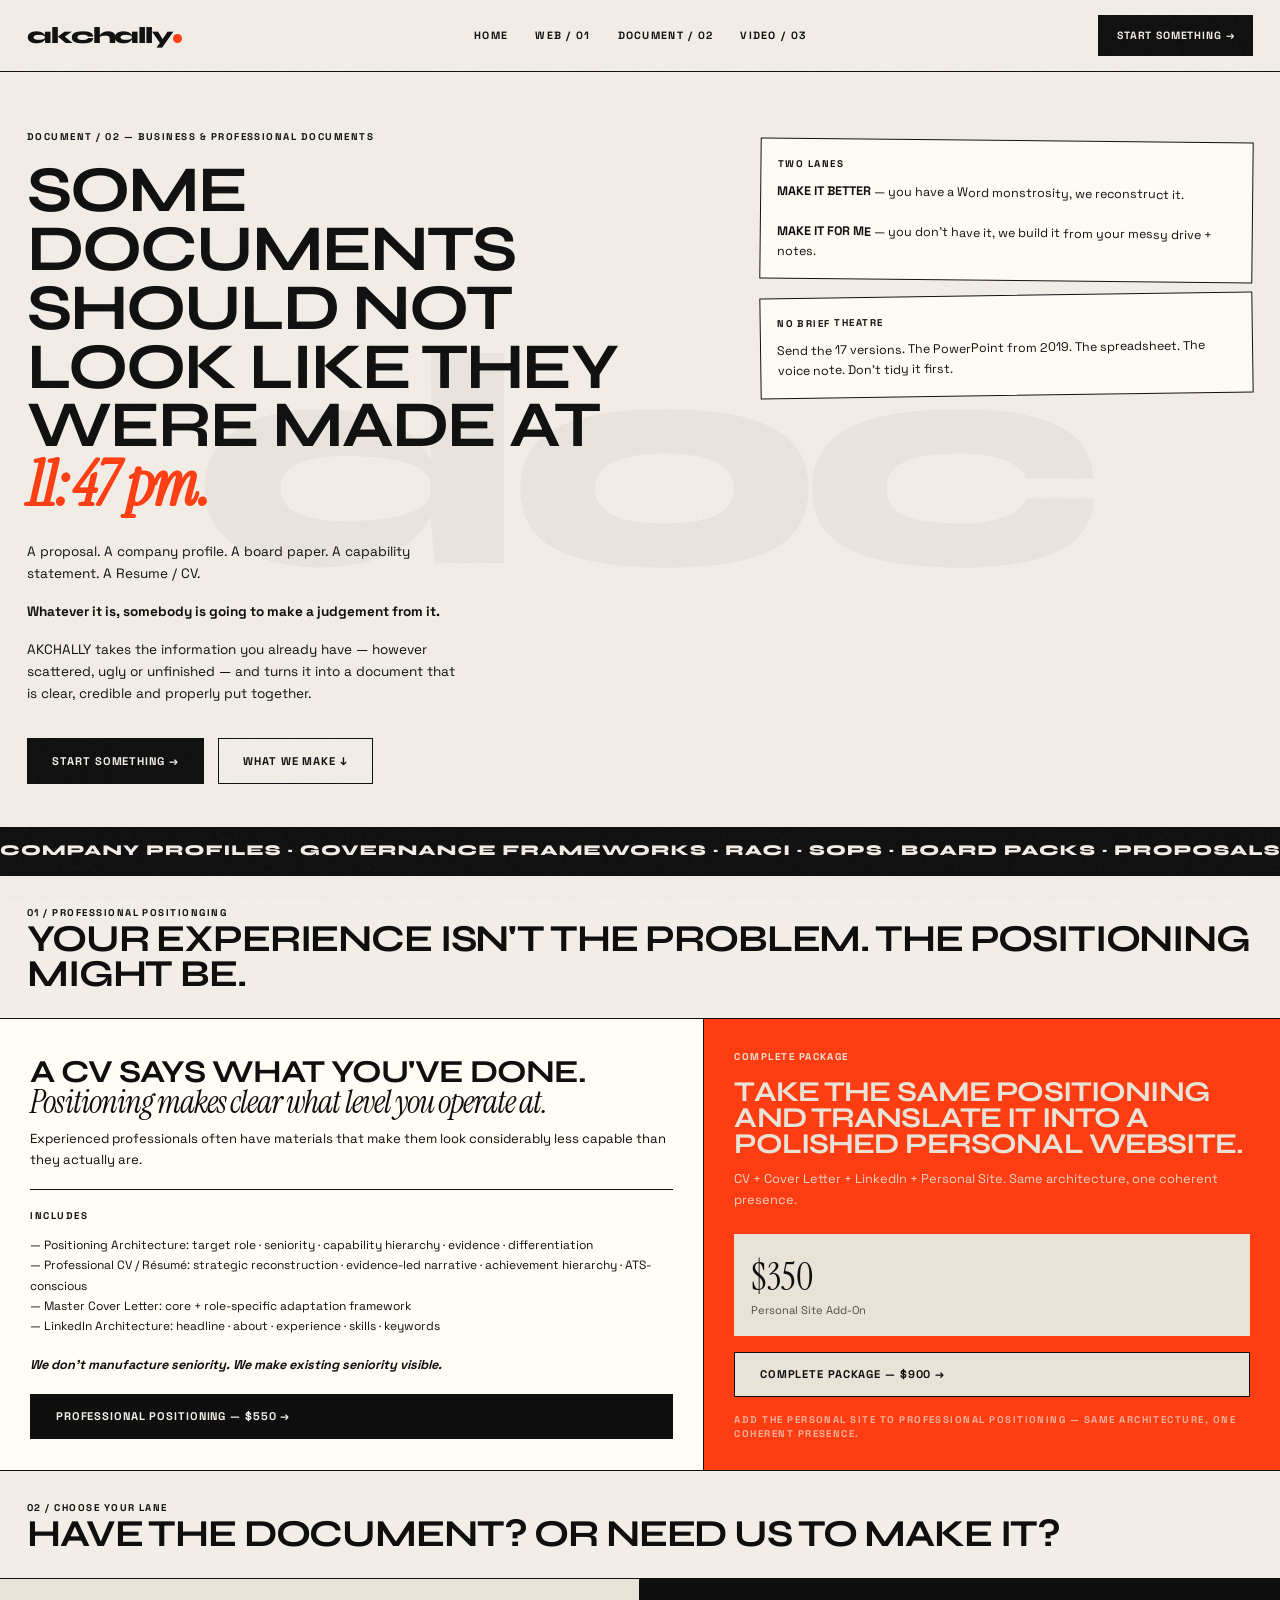
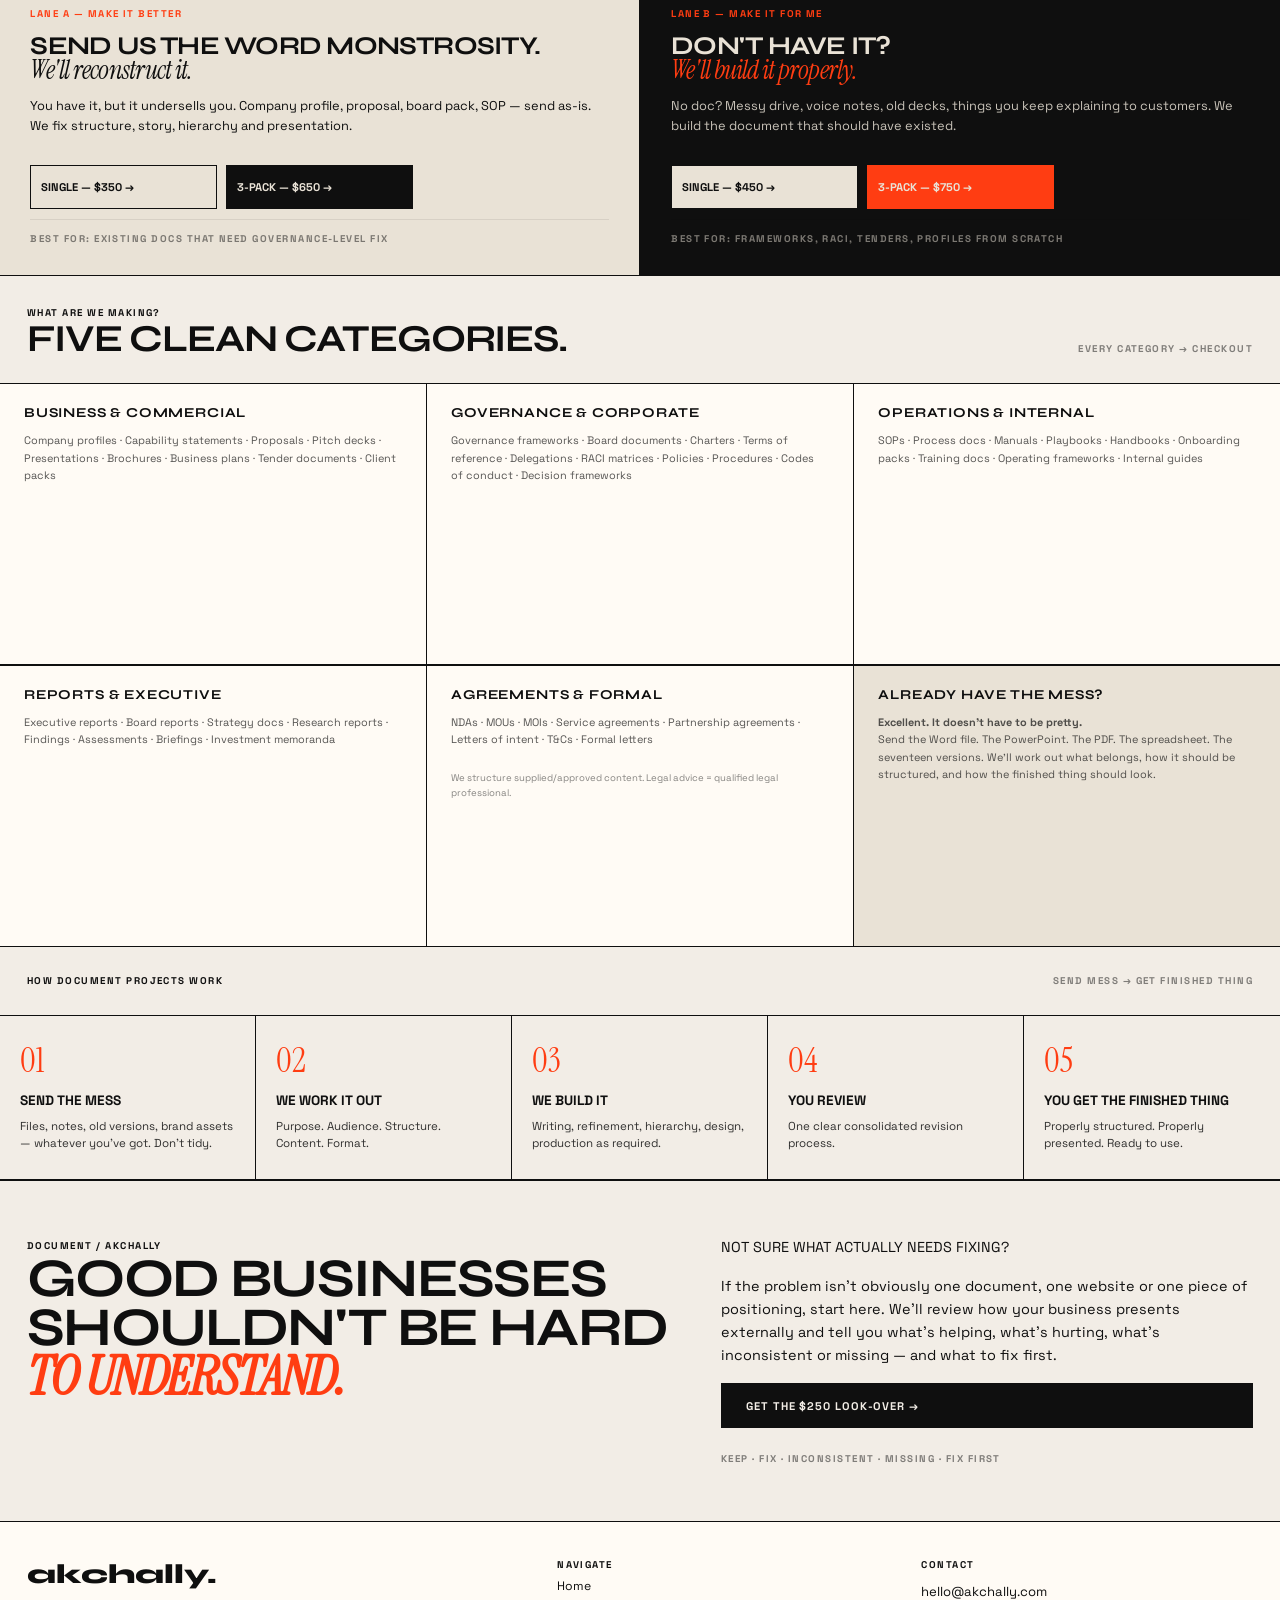
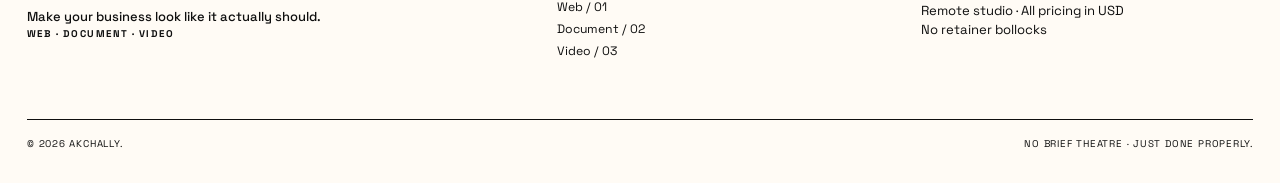
<file: document.html>
<!DOCTYPE html>
<html lang="en">
<head>
<meta charset="UTF-8">
<meta name="viewport" content="width=device-width, initial-scale=1.0">
<title>DOCUMENT / 02 — akchally.</title>
<link href="https://fonts.googleapis.com/css2?family=Syne:wght@600;700;800&family=Space+Grotesk:wght@400;500;700&family=Instrument+Serif:ital@0;1&display=swap" rel="stylesheet">
<style>
:root{
  --page-max: 1310px;
  --gutter: 27px;
  --bg: #F2EDE6;
  --fg: #0F0F0F;
  --orange: #FF3D12;
  --cream: #E9E2D6;
  --cream-2: #E9E2D6;
  --paper: #FFFBF5;
  --white: #FFFBF5;
}
*{margin:0;padding:0;box-sizing:border-box}
html{scroll-behavior:smooth}
body{background:var(--bg); color:var(--fg); font-family:'Space Grotesk', sans-serif; line-height:1.45; overflow-x:hidden; font-size:13px}
::selection{background:var(--orange); color:white}
body::before{content:""; position:fixed; inset:0; pointer-events:none; opacity:.035; z-index:9999; background-image:url("data:image/svg+xml,%3Csvg viewBox='0 0 256 256' xmlns='http://www.w3.org/2000/svg'%3E%3Cfilter id='noise'%3E%3CfeTurbulence type='fractalNoise' baseFrequency='0.9' numOctaves='4' stitchTiles='stitch'/%3E%3C/filter%3E%3Crect width='100%25' height='100%25' filter='url(%23noise)'/%3E%3C/svg%3E");}
h1,h2,h3{font-family:'Syne', sans-serif; text-transform:uppercase; line-height:.9; letter-spacing:-0.03em}
h1{ font-size: clamp(2.55rem, 5.1vw, 4.42rem) !important; }
.mono{font-size:0.612rem; letter-spacing:.15em; text-transform:uppercase; font-weight:700}
a{color:inherit; text-decoration:none}
.btn{display:inline-flex; align-items:center; gap:0.637rem; border:1.5px solid var(--fg); padding:0.85rem 1.53rem; font-weight:700; font-size:0.697rem; letter-spacing:.08em; text-transform:uppercase; transition:.25s ease; cursor:pointer}
.btn-black{background:var(--fg); color:var(--bg)}
.btn-black:hover{background:var(--orange); border-color:var(--orange); color:white; transform:translateY(-2px)}
.btn-ghost:hover{background:var(--fg); color:var(--bg); transform:translateY(-2px)}

nav, .hero, .sec-02, .cards, .sec-03-head, .lookover, .doover, .how-head, .steps, .philo, .work-head, .work-grid, .final, footer,
.hero-eyebrow, .hero-grid, .section-label, .what, .packages, .refresh, .included, .seo, .domain, .copy-sec, .process, .boundary, .faq{
  max-width: var(--page-max);
  margin-left:auto;
  margin-right:auto;
  width:100%;
}

nav{position:sticky; top:0; z-index:50; display:flex; justify-content:space-between; align-items:center; padding:0.935rem var(--gutter); background:rgba(242,237,230,.92); backdrop-filter:blur(10px); border-bottom:1.5px solid var(--fg);}
.logo{font-family:'Syne', sans-serif; font-weight:800; font-size:1.445rem; letter-spacing:-0.05em; line-height:1; text-transform:lowercase;}
.logo .dot{display:inline-block; width:.38em; height:.38em; background:var(--orange); border-radius:50%; margin-left:.05em;}
.nav-links{display:flex; gap:1.7rem; align-items:center}
.nav-links a{font-size:0.663rem; font-weight:700; letter-spacing:.12em; text-transform:uppercase; position:relative}
.nav-links a::after{content:""; position:absolute; bottom:-3.4px; left:0; width:0; height:1.5px; background:var(--fg); transition:.3s}
.nav-links a:hover::after{width:100%}
.hamburger{display:none; font-size:1.275rem; cursor:pointer}

.hero{padding:4.25vw var(--gutter) 3.4vw; border-bottom:1.5px solid var(--fg); position:relative; overflow:hidden; isolation:isolate}
.hero-top{display:flex; justify-content:space-between; align-items:flex-start; gap:5.1vw; position:relative; z-index:1}
.hero-left{flex:1.15}
.hero h1{max-width:13ch; margin-bottom:1.7rem}
.hero h1 .accent{color:var(--orange); font-family:'Instrument Serif', serif; font-style:italic; text-transform:lowercase; font-size:.95em; letter-spacing:-0.02em}
.hero-copy{max-width:48ch; font-size:0.85rem; line-height:1.6}
.hero-copy p{margin-bottom:1.02rem}
.hero-actions{margin-top:2.125rem; display:flex; gap:0.85rem; flex-wrap:wrap}
.hero-right{flex:.85; display:flex; flex-direction:column; gap:0.85rem; padding-top:0.85rem}
.hero-note{border:1.5px solid var(--fg); padding:1.02rem; background:var(--white); font-size:0.722rem; transform:rotate(.6deg)}
.big-bg-text{
  position:absolute; 
  top:52%; left:50%;
  transform:translate(-50%,-50%);
  font-family:'Syne', sans-serif; 
  font-size:clamp(10.2rem, 23.8vw, 25.5rem);
  line-height:.8; 
  font-weight:800; 
  color:var(--fg); 
  opacity:.035; 
  pointer-events:none; 
  text-transform:lowercase;
  z-index:0;
  white-space:nowrap;
  letter-spacing:-0.06em;
}

.marquee{
  border-top:1.5px solid var(--fg);
  border-bottom:1.5px solid var(--fg);
  overflow:hidden;
  white-space:nowrap;
  padding:0.765rem 0;
  background:var(--fg);
  color:var(--bg);
  width:100vw;
  max-width:100vw;
  margin-left:calc(50% - 50vw);
  margin-right:calc(50% - 50vw);
  display:block;
}
.marquee-inner{
  display:flex; 
  animation:marq 28s linear infinite; 
  gap:2.55rem; 
  width:max-content;
  will-change:transform;
  transform:translateZ(0);
  backface-visibility:hidden;
  -webkit-backface-visibility:hidden;
}
.marquee span{
  font-family:'Syne', sans-serif; 
  font-weight:800; 
  font-size:0.935rem; 
  letter-spacing:.08em; 
  text-transform:uppercase;
  -webkit-font-smoothing:antialiased;
  -moz-osx-font-smoothing:grayscale;
  text-rendering:geometricPrecision;
  transform:translateZ(0);
}
.marquee span i{color:var(--orange); font-style:normal; margin:0 0.425rem}
@keyframes marq{
  0%{transform:translate3d(0,0,0)}
  100%{transform:translate3d(-50%,0,0)}
}

.sec-02{display:grid; grid-template-columns:1.1fr .9fr; border-bottom:1.5px solid var(--fg)}
.sec-02-left{padding:3.4vw var(--gutter); border-right:1.5px solid var(--fg)}
.sec-02-left h2{font-size:clamp(1.87rem, 3.825vw, 3.4rem); max-width:10ch}
.sec-02-right{padding:3.4vw var(--gutter); display:flex; flex-direction:column; justify-content:center; gap:1.275rem; font-size:0.892rem; line-height:1.6}

.cards{display:grid; grid-template-columns:repeat(3,1fr); align-items:stretch; border-bottom:1.5px solid var(--fg)}
.card{padding:1.87rem 1.53rem; border-right:1.5px solid var(--fg); display:flex; flex-direction:column; min-height:527px; transition:.3s}
.card:last-child{border-right:none}
.card:hover{background:var(--white)}
.card-num{font-family:'Instrument Serif', serif; font-size:1.02rem; margin-bottom:1.53rem; display:flex; justify-content:space-between}
.card h3{font-size:clamp(1.36rem, 1.87vw, 1.87rem); margin-bottom:0.85rem; min-height:3.2em}
.card p{font-size:0.748rem; line-height:1.6; margin-bottom:0.85rem; opacity:.85}
.card ul{list-style:none; margin:1.02rem 0; display:flex; flex-direction:column; gap:0.297rem}
.card ul li{font-size:0.637rem; letter-spacing:.06em; text-transform:uppercase; display:flex; gap:0.51rem}
.card ul li::before{content:"→"; color:var(--orange)}
.card-foot{margin-top:auto; padding-top:2.125rem}
.price{font-family:'Syne', sans-serif; font-weight:800; font-size:0.85rem; margin-bottom:1.02rem}

.sec-03{border-bottom:1.5px solid var(--fg)}
.sec-03-head{padding:2.125vw var(--gutter); display:flex; justify-content:space-between; align-items:end; border-bottom:1.5px solid var(--fg)}
.sec-03-head h2{font-size:clamp(1.53rem, 2.975vw, 2.55rem)}

.lookover{background:var(--fg); color:var(--bg); display:grid; grid-template-columns:1.1fr .9fr; border-bottom:1.5px solid var(--fg)}
.look-left{padding:3.4vw var(--gutter); border-right:1.5px solid rgba(255,255,255,.15)}
.look-left .mono{color:var(--orange); margin-bottom:1.275rem; display:block}
.look-left h2{font-size:clamp(2.04rem, 3.825vw, 3.825rem); color:var(--bg); line-height:.9}
.look-right{padding:2.975vw var(--gutter)}
.look-grid{display:grid; grid-template-columns:1fr 1fr; gap:0.85rem; margin:1.275rem 0}
.look-item{border:1.5px solid rgba(255,255,255,.15); padding:0.85rem}

.doover{display:grid; grid-template-columns:.9fr 1.1fr; border-bottom:1.5px solid var(--fg); background:var(--cream-2)}
.doover-left{padding:3.4vw var(--gutter)}
.doover-left h2{font-size:clamp(1.87rem, 3.4vw, 3.23rem)}
.doover-right{padding:3.4vw var(--gutter); border-left:1.5px solid var(--fg)}
.big-price{display:flex; flex-direction:column; gap:0.255rem; margin:1.7rem 0; font-family:'Syne', sans-serif; font-weight:800; font-size:1.36rem}

.how{border-bottom:1.5px solid var(--fg)}
.how-head{padding:2.125vw var(--gutter); border-bottom:1.5px solid var(--fg); display:flex; justify-content:space-between; align-items:center}
.steps{display:grid; grid-template-columns:repeat(5,1fr)}
.step{padding:1.7rem 1.275rem; border-right:1.5px solid var(--fg)}
.step:last-child{border-right:none}
.step-num{font-family:'Syne', sans-serif; font-weight:800; margin-bottom:0.85rem}

.philo{padding:5.1vw var(--gutter); text-align:center; border-bottom:1.5px solid var(--fg)}
.philo p{font-family:'Syne', sans-serif; font-size:clamp(1.36rem, 2.55vw, 2.38rem); line-height:1.05; max-width:22ch; margin:0 auto}

.work-head{padding:2.125vw var(--gutter); display:flex; justify-content:space-between; align-items:end; border-bottom:1.5px solid var(--fg)}
.work-grid{display:grid; grid-template-columns:repeat(3,1fr); border-bottom:1.5px solid var(--fg)}
.work-card{border-right:1.5px solid var(--fg); display:flex; flex-direction:column}
.work-card:last-child{border-right:none}
.work-img{aspect-ratio:4/3; background:#111; position:relative; overflow:hidden; border-bottom:1.5px solid var(--fg)}
.work-info{padding:1.275rem var(--gutter)}

.final{padding:4.25vw var(--gutter); display:grid; grid-template-columns:1.1fr .9fr; gap:3.4vw; border-bottom:1.5px solid var(--fg)}
.final h2{font-size:clamp(2.125rem, 4.25vw, 4.25rem); line-height:.9}

footer{padding:2.55vw var(--gutter); display:grid; grid-template-columns:1.5fr 1fr 1fr; gap:2.55vw; background:var(--white)}
footer a{display:block; margin:0.255rem 0; font-size:0.765rem}
.foot-logo{font-family:'Syne', sans-serif; font-weight:800; font-size:1.7rem; text-transform:lowercase}
.foot-bottom{grid-column:1 / -1; border-top:1.5px solid var(--fg); margin-top:1.7vw; padding-top:1.275vw; display:flex; justify-content:space-between; font-size:0.612rem; letter-spacing:.08em; text-transform:uppercase; flex-wrap:wrap; gap:0.85rem}

/* WEB.HTML + DOC + VIDEO + LOOKOVER */
.hero-eyebrow{display:flex; justify-content:space-between; gap:1.7rem; margin-bottom:1.275rem; opacity:.6; flex-wrap:wrap}
.hero-grid{display:grid; grid-template-columns:1.2fr .8fr; gap:3.4vw; margin-top:1.7rem}
.hero-sub p{margin-bottom:0.68rem; font-size:0.85rem; line-height:1.6}
.hero-price{font-family:'Syne', sans-serif; font-weight:800; font-size:1.36rem; margin:1.7rem 0}
.hero-price span{display:block; font-family:'Instrument Serif', serif; font-size:0.85rem; font-weight:400; opacity:.6; letter-spacing:.1em; text-transform:uppercase}

.section-label{padding:1.02rem var(--gutter); border-top:1.5px solid var(--fg); border-bottom:1.5px solid var(--fg); background:var(--white); display:flex; justify-content:space-between; align-items:center}
.section-label h2{font-size:0.935rem; letter-spacing:.08em}
.what{display:grid; grid-template-columns:.9fr 1.1fr; border-bottom:1.5px solid var(--fg)}
.what-left{padding:3.4vw var(--gutter); border-right:1.5px solid var(--fg)}
.what-left h3{font-size:clamp(1.7rem,2.975vw,2.55rem); max-width:12ch}
.what-right{padding:3.4vw var(--gutter); display:flex; flex-direction:column; gap:0.85rem; line-height:1.6}
.what-right ul{list-style:none; margin:0.85rem 0}
.what-right li{padding:0.255rem 0; border-bottom:1px solid rgba(0,0,0,.08); font-size:0.765rem}
.what-right li::before{content:"→"; color:var(--orange); margin-right:0.425rem}

.packages{border-bottom:1.5px solid var(--fg)}
.package-row{display:grid; grid-template-columns:.9fr 1.1fr; border-bottom:1.5px solid var(--fg); background:var(--bg)}
.package-row:last-child{border-bottom:none}
.pkg-big{padding:2.55vw var(--gutter); border-right:1.5px solid var(--fg); background:var(--paper); display:flex; flex-direction:column; justify-content:space-between}
.pkg-big h3{font-size:clamp(2.125rem,4.25vw,3.825rem); line-height:.85}
.pkg-big h3 span{display:block; font-family:'Space Grotesk', sans-serif; font-size:0.765rem; font-weight:700; letter-spacing:.12em; margin-top:0.51rem; opacity:.6}
.from{margin-top:1.7rem; font-family:'Syne', sans-serif; font-weight:800; font-size:0.85rem}
.from b{display:block; font-family:'Space Grotesk', sans-serif; font-size:0.68rem; font-weight:400; letter-spacing:.05em; margin-top:0.255rem; opacity:.7; text-transform:none}
.pkg-details{padding:2.55vw var(--gutter); background:var(--bg)}
.pkg-details h4{font-size:1.02rem; margin-bottom:0.85rem; max-width:28ch; line-height:1.3}
.pkg-details p{margin-bottom:0.68rem; line-height:1.6; font-size:0.807rem}
.ideal{border:1.5px solid var(--fg); padding:0.85rem; margin:1.275rem 0; background:var(--white)}
.ideal b{font-size:0.637rem; letter-spacing:.1em; text-transform:uppercase}
.ideal p{font-size:0.722rem; margin-top:0.255rem; line-height:1.4}
.pkg-list{list-style:none; columns:2; column-gap:1.7rem; margin:0.85rem 0}
.pkg-list li{font-size:0.68rem; padding:0.212rem 0; display:flex; gap:0.34rem}
.pkg-list li::before{content:"→"; color:var(--orange)}
.pkg-cta{margin-top:1.7rem}

.refresh{display:grid; grid-template-columns:1fr 1fr; border-bottom:1.5px solid var(--fg); background:var(--cream)}
.refresh-left{padding:3.4vw var(--gutter); border-right:1.5px solid var(--fg)}
.refresh-left h2{font-size:clamp(1.7rem,3.4vw,2.975rem); margin-top:0.85rem}
.refresh-price{font-family:'Instrument Serif', serif; font-size:4.25rem; color:var(--orange); margin:1.275rem 0; line-height:.9}
.refresh-right{padding:3.4vw var(--gutter); background:var(--fg); color:var(--bg)}
.refresh-list{list-style:none; margin:0.85rem 0}
.refresh-list li{padding:0.34rem 0; font-size:0.722rem; border-bottom:1px solid rgba(255,255,255,.1)}
.refresh-list li::before{content:"→"; color:var(--orange); margin-right:0.425rem}

.included{border-bottom:1.5px solid var(--fg); background:var(--white)}
.included-grid{display:grid; grid-template-columns:repeat(4,1fr); gap:0}
.inc-col{padding:1.7rem 1.275rem; border-right:1.5px solid var(--fg)}
.inc-col:last-child{border-right:none}
.inc-col h4{font-size:0.68rem; letter-spacing:.12em; margin-bottom:0.85rem; color:var(--orange)}
.inc-col ul{list-style:none}
.inc-col li{font-size:0.68rem; padding:0.255rem 0; line-height:1.4}
.inc-note{grid-column:1 / -1; padding:1.275rem var(--gutter); border-top:1.5px solid var(--fg); font-size:0.722rem; font-style:italic; opacity:.7; background:var(--bg)}

.seo{display:grid; grid-template-columns:1fr 1fr; border-bottom:1.5px solid var(--fg)}
.seo-left{padding:3.4vw var(--gutter); border-right:1.5px solid var(--fg)}
.seo-right{padding:3.4vw var(--gutter); background:var(--paper)}
.seo-right ul{list-style:none; margin-top:0.85rem}
.seo-right li{padding:0.34rem 0; font-size:0.765rem; border-bottom:1px solid rgba(0,0,0,.08)}
.seo-right li::before{content:"✕"; color:var(--orange); margin-right:0.425rem; font-weight:700}

.domain{display:grid; grid-template-columns:1fr 1fr; border-bottom:1.5px solid var(--fg); background:var(--bg)}
.domain > div{padding:3.4vw var(--gutter)}
.domain > div:first-child{border-right:1.5px solid var(--fg)}
.highlight{border:1.5px solid var(--fg); padding:0.85rem; margin-top:1.275rem; background:var(--orange); color:white; font-weight:700; font-size:0.765rem; transform:rotate(-.5deg)}

.copy-sec{display:grid; grid-template-columns:.9fr 1.1fr; border-bottom:1.5px solid var(--fg)}
.copy-sec > div{padding:3.4vw var(--gutter)}
.copy-sec > div:first-child{border-right:1.5px solid var(--fg)}
.copy-sec ul{list-style:none; margin:0.85rem 0}
.copy-sec li{padding:0.297rem 0; font-size:0.765rem}
.copy-sec li::before{content:"→"; color:var(--orange); margin-right:0.425rem}

.process{border-bottom:1.5px solid var(--fg)}
.process-steps{display:grid; grid-template-columns:repeat(5,1fr)}
.pstep{padding:2.125vw 1.275rem; border-right:1.5px solid var(--fg); border-bottom:1.5px solid var(--fg)}
.pstep:last-child{border-right:none}
.pstep-num{font-family:'Instrument Serif', serif; font-size:2.125rem; color:var(--orange); line-height:1; margin-bottom:0.85rem}
.pstep h4{font-size:0.85rem; margin-bottom:0.425rem}
.pstep p{font-size:0.722rem; line-height:1.5; opacity:.85}

.boundary{display:grid; grid-template-columns:1fr 1fr; border-bottom:1.5px solid var(--fg)}
.bound-col{padding:3.4vw var(--gutter)}
.bound-col:first-child{border-right:1.5px solid var(--fg)}
.bound-col ul{list-style:none; margin-top:0.85rem}
.bound-col li{padding:0.297rem 0; font-size:0.765rem}
.bound-col li::before{content:"→"; color:var(--orange); margin-right:0.425rem}

.faq{padding:3.4vw var(--gutter); border-bottom:1.5px solid var(--fg); background:var(--cream)}
.faq-grid{display:grid; grid-template-columns:1fr 1fr; gap:1.7rem 3.4vw; margin-top:1.7rem}
.faq-item{padding-bottom:1.275rem; border-bottom:1px solid rgba(0,0,0,.12)}
.faq-item b{display:block; font-family:'Syne', sans-serif; text-transform:uppercase; margin-bottom:0.34rem; font-size:0.807rem}
.faq-item p{font-size:0.765rem; opacity:.8; line-height:1.5}

@media(max-width:833px){
  .nav-links{display:none}
  .hamburger{display:block}
  .hero-top, .sec-02, .lookover, .doover, .final, footer, .what, .package-row, .refresh, .seo, .domain, .copy-sec, .boundary{grid-template-columns:1fr}
  .cards, .steps, .work-grid, .included-grid, .process-steps, .faq-grid{grid-template-columns:1fr}
  .card, .step, .work-card, .inc-col{border-right:none; border-bottom:1.5px solid var(--fg); min-height:auto}
  .big-bg-text{display:none}
  .hero-grid{grid-template-columns:1fr}
  .pkg-big{border-right:none; border-bottom:1.5px solid var(--fg)}
  .pkg-list{columns:1}
  .section-label{flex-direction:column; align-items:flex-start; gap:0.425rem}
}


/* ===== DOCUMENT.HTML STYLES ===== */
.big-watermark{position:absolute; top:52%; left:50%; transform:translate(-50%,-50%); font-family:'Syne', sans-serif; font-size:clamp(10.2rem, 23.8vw, 25.5rem); line-height:.8; font-weight:800; color:var(--fg); opacity:.035; pointer-events:none; text-transform:lowercase; z-index:0; white-space:nowrap; letter-spacing:-0.06em;}
.two-head{padding:1.7vw var(--gutter); display:flex; justify-content:space-between; align-items:end; border-top:1.5px solid var(--fg); border-bottom:1.5px solid var(--fg); background:var(--white); max-width: var(--page-max); margin:0 auto; width:100%}
.two-ways{border-bottom:1.5px solid var(--fg); max-width: var(--page-max); margin:0 auto; width:100%}
.split{display:grid; grid-template-columns:1fr 1fr; min-height:60vh}
.split-left, .split-right{padding:3.4vw var(--gutter); display:flex; flex-direction:column; gap:0.85rem}
.split-left{border-right:1.5px solid var(--fg); background:var(--paper)}
.split-right{background:var(--bg)}
.split-label{font-size:0.612rem; letter-spacing:.15em; text-transform:uppercase; font-weight:700; opacity:.6; margin-bottom:0.425rem; display:block}
.split h3{font-size:clamp(1.7rem,2.975vw,2.72rem); line-height:.9; margin-bottom:0.85rem}
.split h3 i{font-family:'Instrument Serif', serif; color:var(--orange); text-transform:none}
.split p{line-height:1.6; font-size:0.807rem; margin-bottom:0.51rem}
.pricing{margin:1.275rem 0; border-top:1.5px solid var(--fg); border-bottom:1.5px solid var(--fg)}
.price-row{display:flex; justify-content:space-between; gap:0.85rem; padding:0.595rem 0; border-bottom:1px solid rgba(0,0,0,.08); font-size:0.722rem}
.price-row:last-child{border-bottom:none}
.price-row b{font-family:'Syne', sans-serif; white-space:nowrap}

.what-make{padding:3.4vw var(--gutter); border-bottom:1.5px solid var(--fg); background:var(--white); max-width: var(--page-max); margin:0 auto; width:100%}
.what-make h2{font-size:clamp(1.7rem,3.4vw,2.975rem); margin-top:0.85rem; max-width:18ch}
.doc-grid{display:grid; grid-template-columns:repeat(3,1fr); gap:1.5px; background:var(--fg); border:1.5px solid var(--fg); margin-top:1.7rem}
.doc-card{background:var(--bg); padding:1.7rem 1.275rem; min-height:238px}
.doc-card h4{font-size:0.85rem; letter-spacing:.06em; text-transform:uppercase; margin-bottom:0.68rem}
.doc-card p{font-size:0.765rem; line-height:1.5; opacity:.85}

.real-problem{display:grid; grid-template-columns:.9fr 1.1fr; border-bottom:1.5px solid var(--fg); max-width: var(--page-max); margin:0 auto; width:100%}
.real-left{padding:3.4vw var(--gutter); border-right:1.5px solid var(--fg)}
.real-right{padding:3.4vw var(--gutter); display:flex; flex-direction:column; gap:0.85rem}
.real-right ul{list-style:none; margin:0.85rem 0}
.real-right li{padding:0.297rem 0; font-size:0.765rem}
.real-right li::before{content:"→"; color:var(--orange); margin-right:0.425rem}

.giant-statement{padding:6.8vw var(--gutter); text-align:center; border-bottom:1.5px solid var(--fg); background:var(--fg); color:var(--bg); max-width: var(--page-max); margin:0 auto; width:100%}
.giant-statement p{font-family:'Syne', sans-serif; font-size:clamp(1.7rem,4.25vw,3.825rem); line-height:.9; max-width:16ch; margin:0 auto}
.giant-statement i{color:var(--orange); font-family:'Instrument Serif', serif; text-transform:none}

.what-we-do{display:grid; grid-template-columns:repeat(4,1fr); border-bottom:1.5px solid var(--fg); max-width: var(--page-max); margin:0 auto; width:100%}
.wwd-col{padding:2.125vw 1.275rem; border-right:1.5px solid var(--fg)}
.wwd-col:last-child{border-right:none}
.wwd-col h4{font-size:0.68rem; letter-spacing:.12em; margin-bottom:0.85rem; color:var(--orange)}
.wwd-col ul{list-style:none}
.wwd-col li{font-size:0.68rem; padding:0.212rem 0; line-height:1.4}

.mess{display:grid; grid-template-columns:1fr 1fr; border-bottom:1.5px solid var(--fg); max-width: var(--page-max); margin:0 auto; width:100%}
.mess-left, .mess-right{padding:3.4vw var(--gutter)}
.mess-left{border-right:1.5px solid var(--fg); background:var(--paper)}
.mess-right{background:var(--cream)}
.mess h3{font-size:clamp(1.36rem,2.38vw,2.04rem); margin-bottom:0.85rem}
.mess ul{list-style:none; margin:0.85rem 0}
.mess li{padding:0.255rem 0; font-size:0.765rem}
.mess li::before{content:"→"; color:var(--orange); margin-right:0.425rem}

.tidy{display:grid; grid-template-columns:.9fr 1.1fr; border-bottom:1.5px solid var(--fg); max-width: var(--page-max); margin:0 auto; width:100%; background:var(--white)}
.tidy-left{padding:3.4vw var(--gutter); border-right:1.5px solid var(--fg)}
.tidy-price{font-family:'Instrument Serif', serif; font-size:4.25rem; color:var(--orange); margin:0.85rem 0; line-height:.9}
.tidy-right{padding:3.4vw var(--gutter); background:var(--fg); color:var(--bg)}
.tidy-grid{display:flex; flex-wrap:wrap; gap:0.425rem; margin:1.275rem 0}
.tidy-tag{border:1px solid rgba(255,255,255,.2); padding:0.34rem 0.68rem; font-size:0.637rem; letter-spacing:.08em; text-transform:uppercase}

.receive{display:grid; grid-template-columns:1fr 1fr; border-bottom:1.5px solid var(--fg); max-width: var(--page-max); margin:0 auto; width:100%}
.rec-col{padding:3.4vw var(--gutter)}
.rec-col:first-child{border-right:1.5px solid var(--fg)}
.rec-col ul{list-style:none; margin:0.85rem 0}
.rec-col li{padding:0.297rem 0; font-size:0.765rem}
.rec-col li::before{content:"→"; color:var(--orange); margin-right:0.425rem}

.work{border-bottom:1.5px solid var(--fg); max-width: var(--page-max); margin:0 auto; width:100%}
.work-spread{aspect-ratio:16/11; background:#111; border-bottom:1.5px solid var(--fg)}
.work-meta{display:flex; flex-wrap:wrap; gap:0.425rem; margin-top:0.85rem}
.work-meta span{border:1px solid var(--fg); padding:0.212rem 0.51rem; font-size:0.552rem; letter-spacing:.08em; text-transform:uppercase}

.hero-cta{display:flex; gap:0.85rem; align-items:center; margin-top:1.7rem; flex-wrap:wrap}
.btn-orange{background:var(--orange); border-color:var(--orange); color:white}
.btn-orange:hover{background:var(--fg); border-color:var(--fg)}

@media(max-width:833px){
  .split, .mess, .tidy, .receive, .real-problem, .what-we-do, .doc-grid{grid-template-columns:1fr}
  .split-left{border-right:none; border-bottom:1.5px solid var(--fg)}
  .wwd-col{border-right:none; border-bottom:1.5px solid var(--fg)}
  .mess-left{border-right:none; border-bottom:1.5px solid var(--fg)}
  .rec-col:first-child{border-right:none; border-bottom:1.5px solid var(--fg)}
  .real-left{border-right:none; border-bottom:1.5px solid var(--fg)}
  .tidy-left{border-right:none; border-bottom:1.5px solid var(--fg)}
}


/* ===== VIDEO.HTML STYLES ===== */
.crop-marks{position:absolute; top:0.85rem; left:var(--gutter); right:var(--gutter); display:flex; justify-content:space-between; font-size:0.552rem; letter-spacing:.15em; opacity:.4; text-transform:uppercase; font-family:monospace; z-index:2}
.reel{background:var(--fg); color:var(--bg); border-bottom:1.5px solid var(--fg); overflow:hidden; padding:0.51rem 0; max-width:85vw; width:100%}
.reel-track{display:flex; gap:1.7rem; animation:reel 30s linear infinite; width:max-content}
.reel-item{font-size:0.637rem; letter-spacing:.1em; text-transform:uppercase; border:1px solid rgba(255,255,255,.15); padding:0.34rem 0.68rem; white-space:nowrap; position:relative}
.reel-item::after{content:attr(data-time); margin-left:0.68rem; opacity:.5; font-size:0.552rem}
@keyframes reel{0%{transform:translateX(0)}100%{transform:translateX(-50%)}}

.pricing{border-bottom:1.5px solid var(--fg); background:var(--bg); max-width:var(--page-max); margin:0 auto; width:100%}
.pricing-head{padding:2.125vw var(--gutter); display:flex; justify-content:space-between; align-items:end; border-bottom:1.5px solid var(--fg)}
.pricing-grid{display:grid; grid-template-columns:repeat(3,1fr); gap:1.5px; background:var(--fg); border-bottom:1.5px solid var(--fg)}
.price-card{background:var(--paper); padding:2.125vw 1.53rem; display:flex; flex-direction:column; gap:0.68rem; min-height:306px}
.price-card h4{font-size:1.02rem; text-transform:uppercase}
.price-card .from{font-family:'Syne', sans-serif; font-weight:800; font-size:0.935rem; margin:0.425rem 0}
.price-card p{font-size:0.722rem; line-height:1.5; opacity:.85}

.timeline{display:grid; grid-template-columns:.9fr 1.1fr; border-bottom:1.5px solid var(--fg); max-width:var(--page-max); margin:0 auto; width:100%}
.timeline > div{padding:3.4vw var(--gutter)}
.timeline > div:first-child{border-right:1.5px solid var(--fg)}
.timeline ul{list-style:none; margin:0.85rem 0}
.timeline li{padding:0.297rem 0; font-size:0.765rem}
.timeline li::before{content:"→"; color:var(--orange); margin-right:0.425rem}

.triple{display:grid; grid-template-columns:repeat(3,1fr); border-bottom:1.5px solid var(--fg); max-width:var(--page-max); margin:0 auto; width:100%}
.tri-col{padding:2.55vw 1.53rem; border-right:1.5px solid var(--fg)}
.tri-col:last-child{border-right:none}
.tri-col.highlight{background:var(--orange); color:white}
.tri-col h4{font-size:0.85rem; margin-bottom:0.68rem; text-transform:uppercase}
.tri-col ul{list-style:none; margin:0.85rem 0}
.tri-col li{padding:0.255rem 0; font-size:0.722rem; line-height:1.4}
.tri-col li::before{content:"→"; color:var(--orange); margin-right:0.425rem}
.tri-col.highlight li::before{color:white}

.webvideo{display:grid; grid-template-columns:.9fr 1.1fr; border-bottom:1.5px solid var(--fg); background:var(--cream); max-width:var(--page-max); margin:0 auto; width:100%}
.webvideo > div{padding:3.4vw var(--gutter)}
.webvideo > div:first-child{border-right:1.5px solid var(--fg)}
.webvideo ul{list-style:none; margin:0.85rem 0}
.webvideo li{padding:0.297rem 0; font-size:0.765rem}
.webvideo li::before{content:"→"; color:var(--orange); margin-right:0.425rem}

.source{display:grid; grid-template-columns:.9fr 1.1fr; border-bottom:1.5px solid var(--fg); background:var(--paper); max-width:var(--page-max); margin:0 auto; width:100%}
.source > div{padding:3.4vw var(--gutter)}
.source > div:first-child{border-right:1.5px solid var(--fg)}
.file-list{display:flex; flex-wrap:wrap; gap:0.425rem; margin:1.275rem 0}
.file-tag{border:1.5px solid var(--fg); padding:0.34rem 0.68rem; font-size:0.637rem; letter-spacing:.06em; text-transform:uppercase; background:var(--white)}
.file-tag.final{background:var(--fg); color:var(--bg); transform:rotate(.5deg)}

.bound{display:grid; grid-template-columns:1fr 1fr; border-bottom:1.5px solid var(--fg); max-width:var(--page-max); margin:0 auto; width:100%}
.b-col{padding:3.4vw var(--gutter)}
.b-col:first-child{border-right:1.5px solid var(--fg)}
.b-col ul{list-style:none; margin:0.85rem 0}
.b-col li{padding:0.297rem 0; font-size:0.765rem}
.b-col li::before{content:"→"; color:var(--orange); margin-right:0.425rem}

.work-embed{aspect-ratio:16/9; background:#111; border-bottom:1.5px solid var(--fg); display:grid; place-items:center; color:#555; font-size:0.68rem; letter-spacing:.1em; text-transform:uppercase}

.concept-line{border:1.5px solid var(--fg); padding:0.85rem; margin-top:1.275rem; font-size:0.68rem; letter-spacing:.08em; text-transform:uppercase; font-weight:700; background:var(--white)}
.split-num{font-family:'Instrument Serif', serif; font-size:2.55rem; color:var(--fg); opacity:.3; line-height:1; margin-bottom:0.85rem}

@media(max-width:833px){
  .pricing-grid, .timeline, .triple, .webvideo, .source, .bound{grid-template-columns:1fr}
  .tri-col, .timeline > div:first-child, .webvideo > div:first-child, .source > div:first-child, .b-col:first-child{border-right:none; border-bottom:1.5px solid var(--fg)}
  .price-card{border-bottom:1.5px solid var(--fg)}
}


/* ===== LOOKOVER.HTML STYLES ===== */
.looking{display:grid; grid-template-columns:.9fr 1.1fr; border-bottom:1.5px solid var(--fg); max-width:var(--page-max); margin:0 auto; width:100%}
.looking > div{padding:3.4vw var(--gutter)}
.looking > div:first-child{border-right:1.5px solid var(--fg)}
.looking ul{list-style:none; margin:0.85rem 0; columns:2; column-gap:1.7rem}
.looking li{padding:0.255rem 0; font-size:0.722rem}
.looking li::before{content:"→"; color:var(--orange); margin-right:0.425rem}

.output-intro{padding:2.125vw var(--gutter); display:flex; justify-content:space-between; align-items:end; border-bottom:1.5px solid var(--fg); background:var(--white); max-width:var(--page-max); margin:0 auto; width:100%}
.output-block{border-bottom:1.5px solid var(--fg); padding:4.25vw var(--gutter); display:grid; grid-template-columns:.45fr .55fr; gap:3.4vw; min-height:36vh; align-items:center; max-width:var(--page-max); margin:0 auto; width:100%}
.output-block h3{font-size:clamp(3.4rem,8.5vw,9.35rem); line-height:.85; letter-spacing:-.07em}
.output-block .desc h4{font-size:1.275rem; margin-bottom:0.51rem}
.output-block .desc p{font-size:0.85rem; line-height:1.5; opacity:.85}
.output-block.keep{background:var(--white); color:var(--fg)}
.output-block.fix{background:var(--orange); color:white}
.output-block.inconsistent{background:var(--fg); color:var(--bg)}
.output-block.missing{background:#2A0C07; color:var(--paper)}
.output-block.fixfirst{background:#5A2E1A; color:var(--paper); border-bottom-color:var(--fg)}

.why{background:var(--fg); color:var(--bg); padding:5.1vw var(--gutter); display:grid; grid-template-columns:1fr 1fr; gap:3.4vw; border-bottom:1.5px solid var(--fg); max-width:var(--page-max); margin:0 auto; width:100%}
.why h2{font-size:clamp(2.125rem,4.675vw,4.675rem); line-height:.9; color:var(--bg)}
.why h2 i{font-family:'Instrument Serif', serif; color:var(--orange); text-transform:none; display:block; font-size:.95em; margin-top:0.425rem}
.why p{line-height:1.6; margin-bottom:0.85rem; opacity:.85}

.next{display:grid; grid-template-columns:1fr 1fr; border-bottom:1.5px solid var(--fg); max-width:var(--page-max); margin:0 auto; width:100%}
.next-left{padding:3.4vw var(--gutter); background:var(--cream); border-right:1.5px solid var(--fg)}
.next-right{padding:3.4vw var(--gutter); background:var(--fg); color:var(--bg)}
.next-right h3{color:var(--paper)}
.next ul{list-style:none; margin-top:0.85rem}
.next li{padding:0.34rem 0; font-size:0.765rem}

.doover{background:var(--orange); color:white; padding:4.25vw var(--gutter); display:grid; grid-template-columns:.9fr 1.1fr; gap:3.4vw; border-bottom:1.5px solid var(--fg); max-width:var(--page-max); margin:0 auto; width:100%}
.doover h2{font-size:clamp(2.125rem,4.25vw,3.825rem); color:white}
.doover-price{font-family:'Instrument Serif', serif; font-size:5.1rem; line-height:.9; margin:1.275rem 0}
.doover ul{list-style:none; columns:2; margin-top:0.85rem}
.doover li{padding:0.34rem 0; font-size:0.722rem}

.examples{padding:3.4vw var(--gutter); background:var(--paper); border-bottom:1.5px solid var(--fg); max-width:var(--page-max); margin:0 auto; width:100%}
.examples-head{display:flex; justify-content:space-between; align-items:end; margin-bottom:2.55vw}
.ex-grid{display:grid; grid-template-columns:repeat(3,1fr); gap:1.5px; background:var(--fg); border:1.5px solid var(--fg)}
.ex-card{background:var(--white); padding:1.7vw}
.ex-card h4{font-size:0.765rem; letter-spacing:.1em; margin-bottom:0.85rem; color:var(--orange)}
.ex-card .line{padding:0.51rem 0; border-bottom:1px solid rgba(0,0,0,.08); font-size:0.722rem; display:flex; justify-content:space-between}
.ex-card .line b{font-family:'Syne', sans-serif; text-transform:uppercase; font-size:0.637rem}
.ex-card .rec{margin-top:1.275rem; background:var(--cream); border:1.5px solid var(--fg); padding:0.85rem; font-size:0.722rem; line-height:1.5}

.whyprice{background:var(--fg); color:var(--bg); padding:4.25vw var(--gutter); display:grid; grid-template-columns:1fr 1fr; gap:3.4vw; border-bottom:1.5px solid var(--fg); max-width:var(--page-max); margin:0 auto; width:100%}
.whyprice h2{font-size:clamp(2.125rem,4.25vw,3.825rem); color:var(--bg)}

.how{border-bottom:1.5px solid var(--fg); max-width:var(--page-max); margin:0 auto; width:100%}
.how-head{padding:2.125vw var(--gutter); border-bottom:1.5px solid var(--fg); display:flex; justify-content:space-between; align-items:center}
.good-fit{list-style:none; margin:0.85rem 0}
.good-fit li{padding:0.425rem 0; font-style:italic; font-size:0.807rem; border-bottom:1px solid rgba(0,0,0,.08)}
.good-fit li::before{content:"“"; font-family:'Instrument Serif', serif; font-size:1.02rem; color:var(--orange); margin-right:0.255rem}

@media(max-width:833px){
  .looking, .why, .next, .doover, .whyprice, .output-block{grid-template-columns:1fr}
  .looking > div:first-child, .next-left, .looking ul{border-right:none; border-bottom:1.5px solid var(--fg); columns:1}
  .output-block h3{font-size:15.3vw}
  .ex-grid{grid-template-columns:1fr}
}


/* Image support for work cards - FIXED no blow-up */
.work-grid{grid-template-columns:repeat(3, minmax(0, 1fr))}
.work-card{min-width:0}
.work-img{
  aspect-ratio:4/3; 
  background:#111; 
  overflow:hidden; 
  position:relative; 
  border-bottom:1.5px solid var(--fg);
  display:block;
}
.work-img img, .work-spread img, .work-embed img{
  width:100%; 
  height:100%; 
  object-fit:cover; 
  object-position:center center; 
  display:block;
}
/* If your source image is portrait and looks blown up, change to this: */
/* .work-img img{object-fit:contain; background:#111} */

/* ===== NEW SIMPLIFIED DOCUMENT PAGE ADDITIONS ===== */
.choose-grid{display:grid; grid-template-columns:1fr 1fr; border-bottom:1.5px solid var(--fg); max-width:var(--page-max); margin:0 auto; width:100%}
.choose-col{padding:0; border-right:1.5px solid var(--fg); display:flex; flex-direction:column}
.choose-col:last-child{border-right:none}
.choose-head{padding:2.5vw var(--gutter) 1.5vw; border-bottom:1.5px solid var(--fg); background:var(--paper)}
.choose-head h3{font-size:clamp(1.4rem,2.2vw,1.9rem); line-height:.9; margin-top:.4rem}
.choose-head p{font-size:.78rem; opacity:.7; margin-top:.6rem; line-height:1.5; max-width:36ch}
.choose-prices{display:flex; flex-direction:column}
.price-btn{display:flex; justify-content:space-between; align-items:center; padding:1.2vw var(--gutter); border-bottom:1.5px solid var(--fg); font-family:'Syne',sans-serif; font-weight:700; font-size:.85rem; text-transform:uppercase; transition:.2s; background:var(--white); cursor:pointer}
.price-btn:last-child{border-bottom:none}
.price-btn .left small{display:block; font-family:'Space Grotesk',sans-serif; font-weight:400; font-size:.62rem; text-transform:none; opacity:.6; margin-top:.15rem; line-height:1.3; max-width:28ch}
.price-btn:hover{background:var(--fg); color:var(--bg)}
.price-btn:hover .right{color:var(--orange)}
.choose-foot{padding:.9rem var(--gutter); font-size:.68rem; opacity:.6; border-top:1.5px solid var(--fg); border-bottom:1.5px solid var(--fg); max-width:var(--page-max); margin:0 auto; width:100%; background:var(--bg)}
.step-simple{padding:2.8vw var(--gutter); border-bottom:1.5px solid var(--fg); display:grid; grid-template-columns:.18fr .82fr; gap:3vw; max-width:var(--page-max); margin:0 auto; width:100%}
.step-simple .step-num{font-family:'Instrument Serif',serif; font-size:clamp(2.8rem,4.5vw,4rem); line-height:.9; color:var(--orange)}
.step-simple h3{font-size:clamp(1.2rem,1.8vw,1.5rem); margin-bottom:.6rem}
.step-simple p{font-size:.85rem; line-height:1.6; opacity:.85; max-width:52ch; margin-bottom:.5rem}
.step-simple ul{list-style:none; margin:.6rem 0}
.step-simple li{font-size:.82rem; padding:.2rem 0}
.step-simple li::before{content:"→ "; color:var(--orange)}
.send-list{padding:2.2vw var(--gutter); border-bottom:1.5px solid var(--fg); background:var(--white); max-width:var(--page-max); margin:0 auto; width:100%}
.send-tags{display:flex; flex-wrap:wrap; gap:.5rem; margin-top:1rem}
.send-tags span{border:1px solid var(--fg); padding:.45rem .8rem; font-size:.72rem; text-transform:uppercase; letter-spacing:.06em; background:var(--paper)}
@media(max-width:833px){.choose-grid,.step-simple{grid-template-columns:1fr}.choose-col{border-right:none; border-bottom:1.5px solid var(--fg)}}

.doc-cats{display:grid; grid-template-columns:repeat(3,1fr); border-bottom:1.5px solid var(--fg); background:var(--fg); gap:1.5px; max-width:var(--page-max); margin:0 auto; width:100%}
.doc-cat{background:var(--paper); padding:1.8vw 1.5rem; min-height:280px; display:flex; flex-direction:column}
.doc-cat h3{font-size:.85rem; text-transform:uppercase; letter-spacing:.06em; margin-bottom:.8rem}
.doc-cat p{font-size:.68rem; line-height:1.6; opacity:.7; margin-bottom:1rem}
.doc-cat .btn{margin-top:auto; font-size:.62rem}
@media(max-width:833px){.doc-cats{grid-template-columns:1fr}}
.lanes{display:grid; grid-template-columns:1fr 1fr; border-bottom:1.5px solid var(--fg); background:var(--fg); gap:1.5px; max-width:var(--page-max); margin:0 auto; width:100%}
.lane{padding:2.2vw 1.9rem; display:flex; flex-direction:column}
.lane-dark{background:var(--fg); color:var(--cream)}
.lane-light{background:var(--cream)}
.lane .price-row{display:grid; grid-template-columns:1fr 1fr 1fr; gap:.6rem; margin-top:1.2rem}
.lane .price-btn{border:1.5px solid var(--fg); background:var(--cream); padding:.8rem .6rem; text-align:center; font-family:'Space Grotesk'; font-weight:700; font-size:.7rem; text-transform:uppercase; cursor:pointer}
.lane-dark .price-btn{background:var(--cream); color:var(--fg)}
@media(max-width:833px){.lanes{grid-template-columns:1fr} .lane .price-row{grid-template-columns:1fr}}
.positioning{display:grid; grid-template-columns:1.1fr .9fr; border-bottom:1.5px solid var(--fg); max-width:var(--page-max); margin:0 auto; width:100%}
.pos-left{background:var(--paper); padding:2.2vw 1.9rem; border-right:1.5px solid var(--fg)}
.pos-right{background:var(--orange); color:var(--cream); padding:2.2vw 1.9rem}
@media(max-width:833px){.positioning{grid-template-columns:1fr} .pos-left{border-right:none; border-bottom:1.5px solid var(--fg)}}
</style>
</head>
<body>

<nav>
  <a href="index.html" class="logo">akchally<span class="dot"></span></a>
  <div class="nav-links">
    <a href="index.html">HOME</a>
    <a href="web.html">WEB / 01</a>
    <a href="document.html">DOCUMENT / 02</a>
    <a href="video.html">VIDEO / 03</a>
  </div>
  <div style="display:flex; gap:1rem; align-items:center">
    <a href="#contact" class="btn btn-black" style="padding:.75rem 1.1rem; font-size:.66rem">START SOMETHING →</a>
    <div class="hamburger">☰</div>
  </div>
</nav>

<section class="hero">
  <div class="big-bg-text">doc</div>
  <div class="hero-top">
    <div class="hero-left">
      <span class="mono">DOCUMENT / 02 — Business & Professional Documents</span>
      <h1 style="margin-top:1rem">Some documents should not look like they were made at <i class="accent">11:47 PM.</i></h1>
      <div class="hero-copy">
        <p>A proposal. A company profile. A board paper. A capability statement. A Resume / CV.</p>
        <p><b>Whatever it is, somebody is going to make a judgement from it.</b></p>
        <p>AKCHALLY takes the information you already have — however scattered, ugly or unfinished — and turns it into a document that is clear, credible and properly put together.</p>
      </div>
      <div class="hero-actions">
        <a href="#start-something" class="btn btn-black">Start Something →</a>
        <a href="#categories" class="btn btn-ghost">What we make ↓</a>
      </div>
    </div>
    <div class="hero-right">
      <div class="hero-note">
        <span class="mono">Two lanes</span>
        <p style="margin-top:.6rem; font-size:.78rem; line-height:1.6"><b>MAKE IT BETTER</b> — you have a Word monstrosity, we reconstruct it.<br><br><b>MAKE IT FOR ME</b> — you don't have it, we build it from your messy drive + notes.</p>
      </div>
      <div class="hero-note" style="transform:rotate(-.8deg)">
        <span class="mono">No Brief Theatre</span>
        <p style="margin-top:.6rem; font-size:.78rem; line-height:1.6">Send the 17 versions. The PowerPoint from 2019. The spreadsheet. The voice note. Don't tidy it first.</p>
      </div>
    </div>
  </div>
</section>

<div class="marquee">
  <div class="marquee-inner">
    <span>Company profiles · Governance frameworks · RACI · SOPs · Board packs · Proposals · Reports · CVs <i>·</i> No retainer bollocks <i>·</i></span>
    <span>Company profiles · Governance frameworks · RACI · SOPs · Board packs · Proposals · Reports · CVs <i>·</i> No retainer bollocks <i>·</i></span>
    <span>Company profiles · Governance frameworks · RACI · SOPs · Board packs · Proposals · Reports · CVs <i>·</i> No retainer bollocks <i>·</i></span>
  </div>
</div>
  
    <div class="sec-03-head" id="lanes">
  <div>
    <span class="mono">01 / Professional Positionging</span>
    <h2>YOUR EXPERIENCE ISN'T THE PROBLEM.
THE POSITIONING MIGHT BE.</h2>
  </div>
</div>

  <div class="positioning" id="positioning">
  <div class="pos-left">
    <h2 style="font-size:2rem; margin:.6rem 0; line-height:.95">A CV says what you've done.<br><i style="font-family:'Instrument Serif'; font-weight:400; text-transform:none">Positioning makes clear what level you operate at.</i></h2>
    <p style="font-size:.82rem; line-height:1.6; margin-top:.6rem">Experienced professionals often have materials that make them look considerably less capable than they actually are.</p>
    <div style="margin-top:1.2rem; border-top:1px solid var(--fg); padding-top:1rem">
      <span class="mono">Includes</span>
      <ul style="list-style:none; padding:0; margin:.6rem 0 0 0; font-size:.75rem; line-height:1.7">
        <li>— Positioning Architecture: target role · seniority · capability hierarchy · evidence · differentiation</li>
        <li>— Professional CV / Résumé: strategic reconstruction · evidence-led narrative · achievement hierarchy · ATS-conscious</li>
        <li>— Master Cover Letter: core + role-specific adaptation framework</li>
        <li>— LinkedIn Architecture: headline · about · experience · skills · keywords</li>
      </ul>
    </div>
    <p style="margin-top:1.2rem; font-weight:700; font-size:.8rem; font-style:italic">We don't manufacture seniority. We make existing seniority visible.</p>
    <a href="https://buy.stripe.com/00w7sLfUBejt5KT2FsbZe07" class="btn btn-black" style="margin-top:1.2rem; width:100%; justify-content:space-between">Professional Positioning — $550 →</a>
  </div>
  <div class="pos-right">
    <span class="mono">Complete Package</span>
    <h3 style="font-size:1.8rem; line-height:.9; margin:.8rem 0">Take the same positioning and translate it into a polished personal website.</h3>
    <p style="font-size:.8rem; line-height:1.6; opacity:.9">CV + Cover Letter + LinkedIn + Personal Site. Same architecture, one coherent presence.</p>
    <div style="margin-top:1.5rem; background:var(--cream); color:var(--fg); padding:1rem; border:1.5px solid var(--cream)">
      <div style="font-family:'Instrument Serif', serif; font-size:2.4rem; line-height:1; margin:.4rem 0">$350</div>
      <p style="font-size:.7rem; opacity:.7">Personal Site Add-On</p>
    </div>
    <a href="https://buy.stripe.com/28E5kD4bT1wH8X5dk6bZe08" class="btn btn-black" style="margin-top:1rem; width:100%; justify-content:space-between; background:var(--cream); color:var(--fg)">Complete Package — $900 →</a>
    <span class="mono" style="opacity:.7; margin-top:1rem; display:block">ADD THE PERSONAL SITE TO PROFESSIONAL POSITIONING — SAME ARCHITECTURE, ONE COHERENT PRESENCE.</span>
  </div>
</div>


<div class="sec-03-head" id="lanes">
  <div>
    <span class="mono">02 / Choose your lane</span>
    <h2>HAVE THE DOCUMENT? OR NEED US TO MAKE IT?</h2>
  </div>
</div>


  <div class="lanes">
  <div class="lane lane-light">
    <span class="mono" style="color:var(--orange)">Lane A — Make It Better</span>
    <h3 style="font-size:1.6rem; margin:.8rem 0; line-height:.95">Send us the Word monstrosity.<br><i style="font-family:'Instrument Serif'; font-weight:400; text-transform:none">We'll reconstruct it.</i></h3>
    <p style="font-size:.8rem; line-height:1.6">You have it, but it undersells you. Company profile, proposal, board pack, SOP — send as-is. We fix structure, story, hierarchy and presentation.</p>
    <div class="price-row">
      <a href="https://buy.stripe.com/4gM6oH23L7V5a196VIbZe09" class="price-btn">Single — $350 →</a>
      <a href="https://buy.stripe.com/7sYdR9gYF5MXfltdk6bZe0a" class="price-btn" style="background:var(--fg); color:var(--cream)">3-Pack — $650 →</a>
    </div>
    <span class="mono" style="opacity:.5; margin-top:.8rem">Best for: existing docs that need governance-level fix</span>
  </div>
  <div class="lane lane-dark">
    <span class="mono" style="color:var(--orange)">Lane B — Make It For Me</span>
    <h3 style="font-size:1.6rem; margin:.8rem 0; line-height:.95; color:var(--cream)">Don't have it?<br><i style="font-family:'Instrument Serif'; font-weight:400; text-transform:none; color:var(--orange)">We'll build it properly.</i></h3>
    <p style="font-size:.8rem; line-height:1.6; color:var(--cream); opacity:.85">No doc? Messy drive, voice notes, old decks, things you keep explaining to customers. We build the document that should have existed.</p>
    <div class="price-row">
      <a href="https://buy.stripe.com/dRmeVd0ZHejt1uDeoabZe0b" class="price-btn">Single — $450 →</a>
      <a href="https://buy.stripe.com/9B628rdMtcbl5KT7ZMbZe0c" class="price-btn" style="background:var(--orange); border-color:var(--orange); color:var(--cream)">3-Pack — $750 →</a>
    </div>
    <span class="mono" style="opacity:.5; margin-top:.8rem; color:var(--cream)">Best for: frameworks, RACI, tenders, profiles from scratch</span>
  </div>
</div>

<div class="sec-03-head" id="categories">
  <div>
    <span class="mono">What are we making?</span>
    <h2>Five clean categories.</h2>
  </div>
  <span class="mono" style="opacity:.5">Every category → checkout</span>
</div>

<div class="doc-cats">
  <div class="doc-cat">
    <h3>Business & Commercial</h3>
    <p>Company profiles · Capability statements · Proposals · Pitch decks · Presentations · Brochures · Business plans · Tender documents · Client packs</p>
  </div>
  <div class="doc-cat">
    <h3>Governance & Corporate</h3>
    <p>Governance frameworks · Board documents · Charters · Terms of reference · Delegations · RACI matrices · Policies · Procedures · Codes of conduct · Decision frameworks</p>
  </div>
  <div class="doc-cat">
    <h3>Operations & Internal</h3>
    <p>SOPs · Process docs · Manuals · Playbooks · Handbooks · Onboarding packs · Training docs · Operating frameworks · Internal guides</p>
  </div>
  <div class="doc-cat">
    <h3>Reports & Executive</h3>
    <p>Executive reports · Board reports · Strategy docs · Research reports · Findings · Assessments · Briefings · Investment memoranda</p>
  </div>
  <div class="doc-cat">
    <h3>Agreements & Formal</h3>
    <p>NDAs · MOUs · MOIs · Service agreements · Partnership agreements · Letters of intent · T&Cs · Formal letters</p>
    <p style="font-size:.6rem; opacity:.5; margin-top:.4rem">We structure supplied/approved content. Legal advice = qualified legal professional.</p>
  </div>
  <div class="doc-cat" style="background:var(--cream)">
    <h3>ALREADY HAVE THE MESS?</h3>
    <p><b>Excellent. It doesn't have to be pretty.</b><br>Send the Word file. The PowerPoint. The PDF. The spreadsheet. The seventeen versions. We'll work out what belongs, how it should be structured, and how the finished thing should look.<br></p>
  </div>
</div>


<div class="how">
  <div class="how-head">
    <span class="mono">How document projects work</span>
    <span class="mono" style="opacity:.5">Send mess → Get finished thing</span>
  </div>
  <div class="process-steps">
    <div class="pstep"><div class="pstep-num">01</div><h4>SEND THE MESS</h4><p>Files, notes, old versions, brand assets — whatever you've got. Don't tidy.</p></div>
    <div class="pstep"><div class="pstep-num">02</div><h4>WE WORK IT OUT</h4><p>Purpose. Audience. Structure. Content. Format.</p></div>
    <div class="pstep"><div class="pstep-num">03</div><h4>WE BUILD IT</h4><p>Writing, refinement, hierarchy, design, production as required.</p></div>
    <div class="pstep"><div class="pstep-num">04</div><h4>YOU REVIEW</h4><p>One clear consolidated revision process.</p></div>
    <div class="pstep"><div class="pstep-num">05</div><h4>YOU GET THE FINISHED THING</h4><p>Properly structured. Properly presented. Ready to use.</p></div>
  </div>
</div>


<section class="final" id="contact">
  <div>
    <span class="mono">Document / akchally</span>
    <h2>GOOD BUSINESSES
SHOULDN'T BE HARD <i style="color:var(--orange); font-family:'Instrument Serif',serif; text-transform:none">TO UNDERSTAND.</i></h2>
  </div>
  <div style="display:flex; flex-direction:column; gap:1rem; justify-content:center">
    <p style="font-size:.9rem; line-height:1.6">NOT SURE WHAT ACTUALLY NEEDS FIXING?</p>
    <p style="font-size:.9rem; line-height:1.6">If the problem isn't obviously one document, one website or one piece of positioning, start here.

We'll review how your business presents externally and tell you what's helping, what's hurting, what's inconsistent or missing — and what to fix first.</p>
    <a href="https://buy.stripe.com/cNi00j37P6R16OXa7UbZe00 - " class="btn btn-black" style="justify-content:space-between">GET THE $250 LOOK-OVER →</a>
    <span class="mono" style="opacity:.5; margin-top:.5rem">KEEP · FIX · INCONSISTENT · MISSING · FIX FIRST</span>
  </div>
</section>

<footer>
  <div><div class="foot-logo">akchally<span>.</span></div><p style="margin-top:.85rem; font-weight:500">Make your business look like it actually should.</p><p class="mono">Web · Document · Video</p></div>
  <div><span class="mono">Navigate</span><a href="[data-uri]">Home</a><a href="[data-uri]">Web / 01</a><a href="[data-uri]">Document / 02</a><a href="[data-uri]">Video / 03</a></div>
  <div><span class="mono">Contact</span><p style="font-size:.82rem; margin-top:.5rem">hello@akchally.com<br>Remote studio · All pricing in USD<br>No retainer bollocks</p></div>
  <div class="foot-bottom"><span>© 2026 AKCHALLY.</span><span>No brief theatre · Just done properly.</span></div>
</footer>

</body>
</html>
</file>
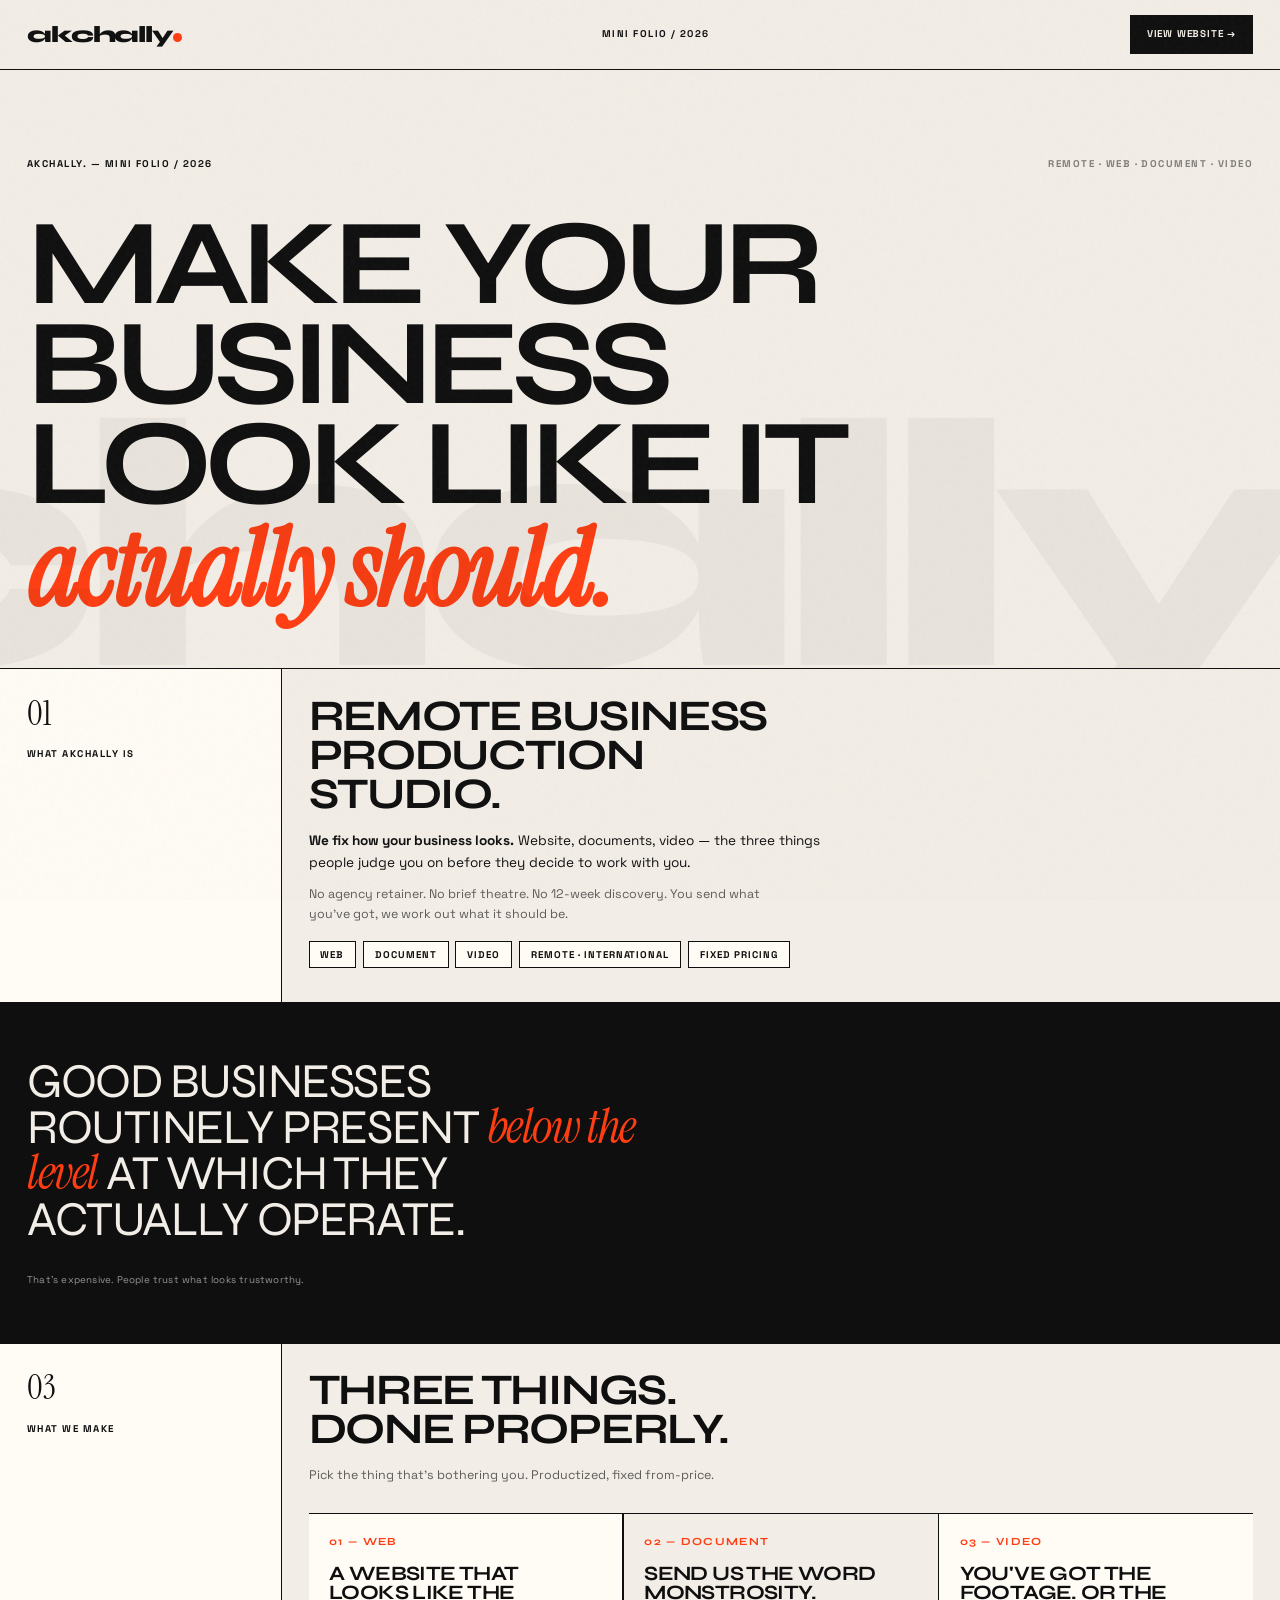
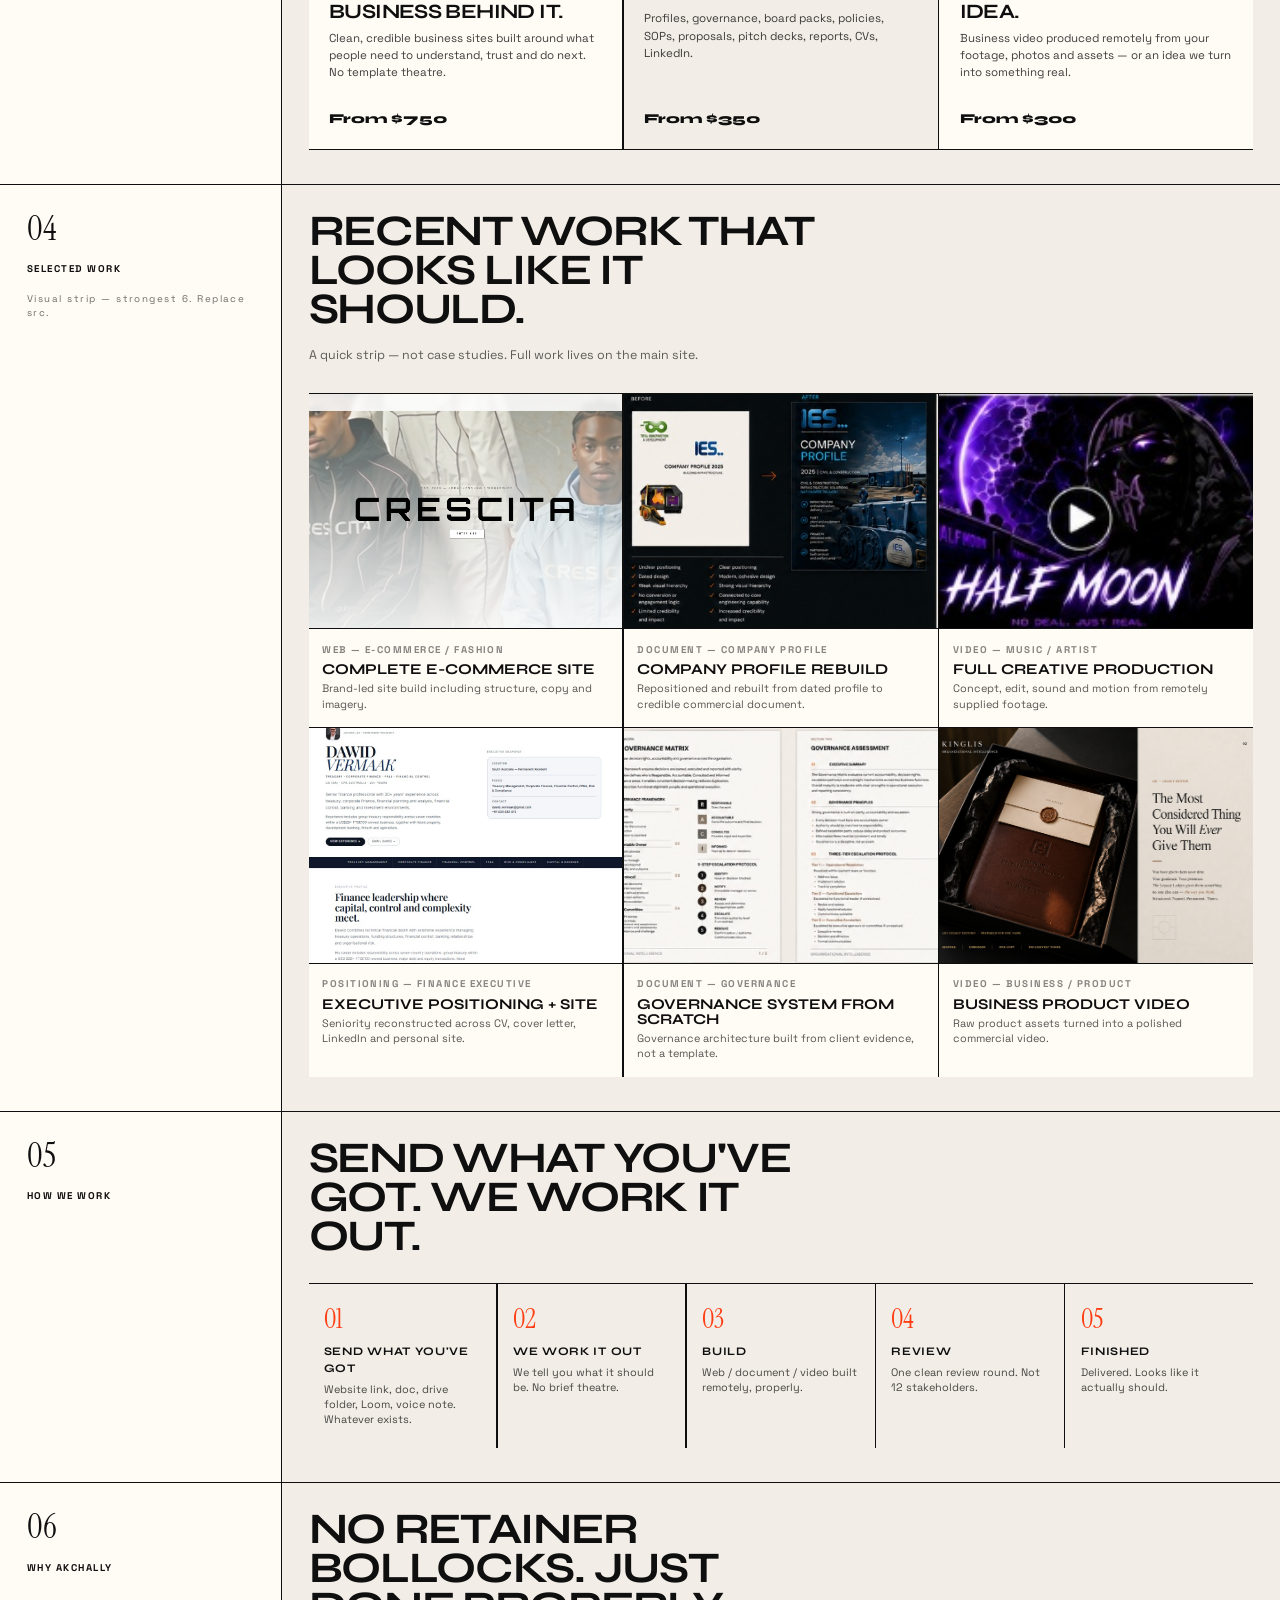
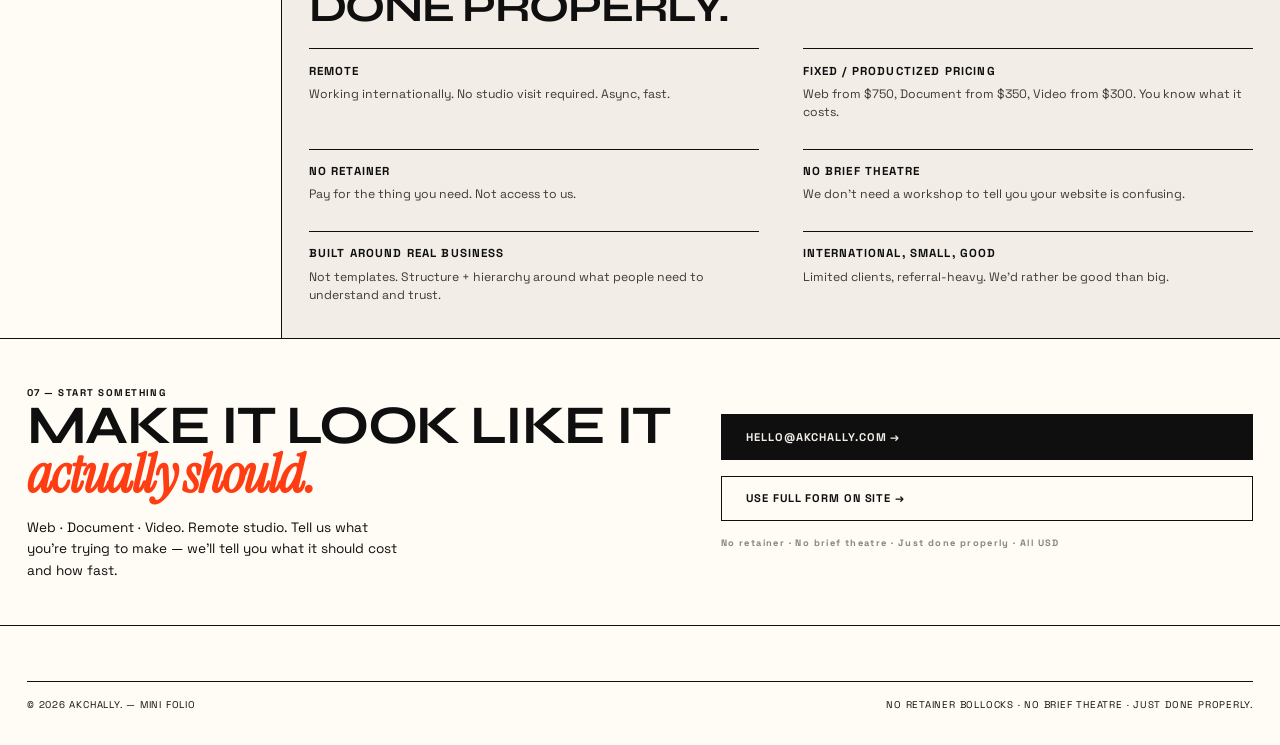
<file: mini-folio.html>
<!DOCTYPE html>
<html lang="en">
<head>
<meta charset="UTF-8">
<meta name="viewport" content="width=device-width, initial-scale=1.0">
<title>akchally. — mini folio</title>
<meta name="description" content="Remote business production studio. Web · Document · Video. Make your business look like it actually should.">

<meta property="og:type" content="website">
<meta property="og:site_name" content="akchally.">
<meta property="og:title" content="akchally. — mini folio">
<meta property="og:description" content="Remote business production studio. Web · Document · Video. Make your business look like it actually should.">
<meta property="og:url" content="https://akchally.com/mini-folio">
<meta property="og:image" content="https://akchally.com/assets/folio-og.png">
<meta property="og:image:width" content="1200">
<meta property="og:image:height" content="630">
<meta property="og:image:type" content="image/png">

<meta name="twitter:card" content="summary_large_image">
<meta name="twitter:title" content="akchally. — mini folio">
<meta name="twitter:description" content="Remote business production studio. Web · Document · Video. Make your business look like it actually should.">
<meta name="twitter:image" content="https://akchally.com/assets/folio-og.png">

<link href="https://fonts.googleapis.com/css2?family=Syne:wght@600;700;800&family=Space+Grotesk:wght@400;500;700&family=Instrument+Serif:ital@0;1&display=swap" rel="stylesheet">
<style>
:root{
  --page-max: 1310px;
  --gutter: 27px;
  --bg: #F2EDE6;
  --fg: #0F0F0F;
  --orange: #FF3D12;
  --paper: #FFFBF5;
  --white: #FFFBF5;
}
*{margin:0;padding:0;box-sizing:border-box}
html{scroll-behavior:smooth}
body{background:var(--bg); color:var(--fg); font-family:'Space Grotesk', sans-serif; line-height:1.45; overflow-x:hidden; font-size:13px}
::selection{background:var(--orange); color:white}
body::before{content:""; position:fixed; inset:0; pointer-events:none; opacity:.035; z-index:9999; background-image:url("data:image/svg+xml,%3Csvg viewBox='0 0 256 256' xmlns='http://www.w3.org/2000/svg'%3E%3Cfilter id='noise'%3E%3CfeTurbulence type='fractalNoise' baseFrequency='0.9' numOctaves='4' stitchTiles='stitch'/%3E%3C/filter%3E%3Crect width='100%25' height='100%25' filter='url(%23noise)'/%3E%3C/svg%3E");}
h1,h2,h3{font-family:'Syne', sans-serif; text-transform:uppercase; line-height:.9; letter-spacing:-0.03em}
.mono{font-size:0.612rem; letter-spacing:.15em; text-transform:uppercase; font-weight:700}
a{color:inherit; text-decoration:none}
.btn{display:inline-flex; align-items:center; gap:0.637rem; border:1.5px solid var(--fg); padding:0.85rem 1.53rem; font-weight:700; font-size:0.697rem; letter-spacing:.08em; text-transform:uppercase; transition:.25s ease; cursor:pointer}
.btn-black{background:var(--fg); color:var(--bg)}
.btn-black:hover{background:var(--orange); border-color:var(--orange); color:white; transform:translateY(-2px)}
.btn-ghost:hover{background:var(--fg); color:var(--bg); transform:translateY(-2px)}

/* NAV - same as index */
nav{position:sticky; top:0; z-index:50; display:flex; justify-content:space-between; align-items:center; padding:0.935rem var(--gutter); background:rgba(242,237,230,.92); backdrop-filter:blur(10px); border-bottom:1.5px solid var(--fg); max-width:var(--page-max); margin:0 auto; width:100%}
.logo{font-family:'Syne', sans-serif; font-weight:800; font-size:1.445rem; letter-spacing:-0.05em; line-height:1; text-transform:lowercase;}
.logo .dot{display:inline-block; width:.38em; height:.38em; background:var(--orange); border-radius:50%; margin-left:.05em;}
.nav-links{display:flex; gap:1.7rem; align-items:center}
.nav-links a{font-size:0.663rem; font-weight:700; letter-spacing:.12em; text-transform:uppercase; position:relative}
.nav-links a::after{content:""; position:absolute; bottom:-3.4px; left:0; width:0; height:1.5px; background:var(--fg); transition:.3s}
.nav-links a:hover::after{width:100%}

/* MINI-FOLIO LAYOUT */
.mf-wrap{max-width:var(--page-max); margin:0 auto; width:100%; border-left:1.5px solid var(--fg); border-right:1.5px solid var(--fg);}
@media(max-width:1310px){.mf-wrap{border-left:none; border-right:none}}

/* COVER */
.mf-cover{padding:6.8vw var(--gutter) 4.25vw; border-bottom:1.5px solid var(--fg); position:relative; overflow:hidden; background:var(--bg)}
.mf-cover-top{display:flex; justify-content:space-between; align-items:flex-start; gap:1rem; margin-bottom:3.4vw}
.mf-cover h1{font-size:clamp(3.4rem, 9.5vw, 8.5rem); line-height:.82; letter-spacing:-0.06em; max-width:14ch}
.mf-cover h1 i{font-family:'Instrument Serif', serif; font-style:italic; color:var(--orange); text-transform:lowercase; font-size:.88em; letter-spacing:-0.02em; display:block; margin-top:.12em}
.mf-cover-sub{max-width:52ch; font-size:0.935rem; line-height:1.5; margin-top:1.7rem}
.mf-big-bg{position:absolute; bottom:-4%; right:-2%; font-family:'Syne', sans-serif; font-size:clamp(12rem, 28vw, 32rem); line-height:.8; font-weight:800; color:var(--fg); opacity:.04; pointer-events:none; text-transform:lowercase; letter-spacing:-0.06em}

/* SECTION SHELL */
.mf-sec{display:grid; grid-template-columns:.22fr .78fr; border-bottom:1.5px solid var(--fg); background:var(--bg)}
.mf-sec-label{padding:1.7rem var(--gutter); border-right:1.5px solid var(--fg); background:var(--paper)}
.mf-sec-label .num{font-family:'Instrument Serif', serif; font-size:2.125rem; line-height:1; display:block; margin-bottom:.85rem}
.mf-sec-content{padding:1.7rem var(--gutter) 2.125rem}
.mf-sec-content h2{font-size:clamp(1.7rem, 3.4vw, 3.06rem); max-width:16ch; margin-bottom:1.02rem}
.mf-sec-content p{font-size:0.85rem; line-height:1.6; max-width:58ch; margin-bottom:.68rem}
.mf-sec-content p.muted{opacity:.65; font-size:0.78rem}

/* WHAT IS */
.pill-row{display:flex; flex-wrap:wrap; gap:.425rem; margin-top:1.02rem}
.pill{border:1.5px solid var(--fg); padding:.34rem .68rem; font-size:.612rem; letter-spacing:.1em; text-transform:uppercase; font-weight:700; background:var(--white)}

/* PROBLEM - giant */
.mf-problem{padding:4.25vw var(--gutter); background:var(--fg); color:var(--bg); border-bottom:1.5px solid var(--fg); text-align:left}
.mf-problem p{font-family:'Syne', sans-serif; font-size:clamp(1.7rem, 3.8vw, 3.4rem); line-height:.95; max-width:22ch; text-transform:uppercase; letter-spacing:-0.03em}
.mf-problem i{font-family:'Instrument Serif', serif; color:var(--orange); text-transform:none; font-style:italic}

/* MAKE GRID */
.mf-make-grid{display:grid; grid-template-columns:repeat(3,1fr); gap:1.5px; background:var(--fg); border-top:1.5px solid var(--fg); border-bottom:1.5px solid var(--fg); margin-top:1.7rem}
.mf-make-item{background:var(--white); padding:1.275rem; display:flex; flex-direction:column; min-height:212px}
.mf-make-item b{font-family:'Syne', sans-serif; font-size:.68rem; letter-spacing:.12em; text-transform:uppercase; margin-bottom:.85rem; display:block; color:var(--orange)}
.mf-make-item h3{font-size:1.275rem; line-height:.95; margin-bottom:.51rem; max-width:16ch}
.mf-make-item p{font-size:.722rem; line-height:1.5; opacity:.8}
.mf-make-item .from{margin-top:auto; padding-top:1rem; font-family:'Syne', sans-serif; font-weight:800; font-size:.85rem}

/* SELECTED WORK */
.work-grid{display:grid; grid-template-columns:repeat(3, minmax(0,1fr)); gap:1.5px; background:var(--fg); border-top:1.5px solid var(--fg); margin-top:1.7rem}
.work-card{background:var(--white); display:flex; flex-direction:column; min-width:0}
.work-img{aspect-ratio:4/3; background:#111; position:relative; overflow:hidden; border-bottom:1.5px solid var(--fg); display:block}
.work-img img{width:100%; height:100%; object-fit:cover; display:block; transition:.4s}
.work-card:hover .work-img img{transform:scale(1.04)}
.work-meta{padding:.85rem .85rem .95rem}
.work-meta .mono{opacity:.5; margin-bottom:.34rem; display:block}
.work-meta h4{font-family:'Syne', sans-serif; font-size:.935rem; text-transform:uppercase; line-height:1; margin-bottom:.25rem}
.work-meta p{font-size:.68rem; opacity:.7; line-height:1.4; margin:0}

/* HOW */
.steps{display:grid; grid-template-columns:repeat(5,1fr); border-top:1.5px solid var(--fg); margin-top:1.7rem; background:var(--fg); gap:1.5px}
.step{background:var(--bg); padding:1.275rem .95rem; min-height:142px}
.step .n{font-family:'Instrument Serif', serif; font-size:1.7rem; color:var(--orange); line-height:1; margin-bottom:.68rem; display:block}
.step b{font-family:'Syne', sans-serif; font-size:.722rem; text-transform:uppercase; letter-spacing:.06em; display:block; margin-bottom:.34rem}
.step p{font-size:.68rem; line-height:1.4; opacity:.75; margin:0}

/* WHY */
.why-grid{display:grid; grid-template-columns:1fr 1fr; gap:1.7rem 3.4vw; margin-top:1.275rem}
.why-item{border-top:1.5px solid var(--fg); padding-top:.85rem}
.why-item b{font-size:.722rem; letter-spacing:.1em; text-transform:uppercase; display:block; margin-bottom:.34rem}
.why-item p{font-size:.765rem; line-height:1.5; opacity:.8; margin:0}

/* FINAL CTA */
.mf-final{padding:3.4vw var(--gutter); display:grid; grid-template-columns:1.1fr .9fr; gap:3.4vw; background:var(--paper); border-bottom:1.5px solid var(--fg)}
.mf-final h2{font-size:clamp(2.125rem, 4.25vw, 4.25rem); line-height:.9}
.mf-final .cta-stack{display:flex; flex-direction:column; gap:1rem; justify-content:center}

footer{padding:2.55vw var(--gutter); display:grid; grid-template-columns:1.5fr 1fr 1fr; gap:2.55vw; background:var(--white); max-width:var(--page-max); margin:0 auto; width:100%}
footer a{display:block; margin:0.255rem 0; font-size:0.765rem}
.foot-logo{font-family:'Syne', sans-serif; font-weight:800; font-size:1.7rem; text-transform:lowercase}
.foot-bottom{grid-column:1 / -1; border-top:1.5px solid var(--fg); margin-top:1.7vw; padding-top:1.275vw; display:flex; justify-content:space-between; font-size:0.612rem; letter-spacing:.08em; text-transform:uppercase; flex-wrap:wrap; gap:0.85rem}

@media(max-width:900px){
  .mf-sec{grid-template-columns:1fr}
  .mf-sec-label{border-right:none; border-bottom:1.5px solid var(--fg); display:flex; gap:1rem; align-items:baseline}
  .mf-make-grid, .work-grid, .steps, .why-grid, .mf-final, footer{grid-template-columns:1fr}
  .step, .mf-make-item, .work-card{border-bottom:1.5px solid var(--fg)}
  .mf-big-bg{display:none}
  .nav-links{display:none}
}
</style>
</head>
<body>

<nav>
  <a href="index.html" class="logo">akchally<span class="dot"></span></a>

  <div class="nav-links">
    <span class="mono">MINI FOLIO / 2026</span>
  </div>

  <a href="index.html" class="btn btn-black"
     style="padding:.7rem 1rem; font-size:.62rem;">
    VIEW WEBSITE →
  </a>
</nav>

<div class="mf-wrap">

<!-- ========= COVER ========= -->
<!-- EDIT: Replace headline if you want -->
  <section class="mf-cover">
  <div class="mf-cover-top">
    <span class="mono">akchally. — mini folio / 2026</span>
    <span class="mono" style="opacity:.5">Remote · Web · Document · Video</span>
  </div>

  <h1>
    Make your business<br>
    look like it<br>
    <i>actually should.</i>
  </h1>

  <div class="mf-big-bg">akchally</div>
</section>

<!-- ========= 01 — WHAT AKCHALLY IS ========= -->
<section class="mf-sec">
  <div class="mf-sec-label">
    <span class="num">01</span>
    <span class="mono">What AKCHALLY is</span>
  </div>
  <div class="mf-sec-content">
    <h2>Remote business production studio.</h2>
    <p><b>We fix how your business looks.</b> Website, documents, video — the three things people judge you on before they decide to work with you.</p>
    <p class="muted">No agency retainer. No brief theatre. No 12-week discovery. You send what you've got, we work out what it should be.</p>
    <div class="pill-row">
      <span class="pill">Web</span>
      <span class="pill">Document</span>
      <span class="pill">Video</span>
      <span class="pill">Remote · International</span>
      <span class="pill">Fixed pricing</span>
    </div>
  </div>
</section>

<!-- ========= 02 — THE PROBLEM ========= -->
<section class="mf-problem">
  <p>Good businesses routinely present <i>below the level</i> at which they actually operate.</p>
  <div style="margin-top:1.7rem">
    <span class="mono" style="color:var(--bg); opacity:.6; text-transform:none; letter-spacing:.02em; font-weight:400">That's expensive. People trust what looks trustworthy.</span>
  </div>
</section>

<!-- ========= 03 — WHAT WE MAKE ========= -->
<section class="mf-sec">
  <div class="mf-sec-label">
    <span class="num">03</span>
    <span class="mono">What we make</span>
  </div>
  <div class="mf-sec-content">
    <h2>Three things. Done properly.</h2>
    <p class="muted">Pick the thing that's bothering you. Productized, fixed from-price.</p>

    <div class="mf-make-grid">
      <!-- EDIT THESE 3 CARDS -->
      <div class="mf-make-item">
        <b>01 — Web</b>
        <h3>A website that looks like the business behind it.</h3>
        <p>Clean, credible business sites built around what people need to understand, trust and do next. No template theatre.</p>
        <div class="from">From $750</div>
      </div>
      <div class="mf-make-item" style="background:var(--bg)">
        <b>02 — Document</b>
        <h3>Send us the Word monstrosity.</h3>
        <p>Profiles, governance, board packs, policies, SOPs, proposals, pitch decks, reports, CVs, LinkedIn.</p>
        <div class="from">From $350</div>
      </div>
      <div class="mf-make-item">
        <b>03 — Video</b>
        <h3>You've got the footage. Or the idea.</h3>
        <p>Business video produced remotely from your footage, photos and assets — or an idea we turn into something real.</p>
        <div class="from">From $300</div>
      </div>
    </div>
  </div>
</section>

<!-- ========= 04 — SELECTED WORK ========= -->
<section class="mf-sec" id="work">
  <div class="mf-sec-label">
    <span class="num">04</span>
    <span class="mono">Selected work</span>
    <span class="mono" style="display:block; margin-top:.85rem; text-transform:none; opacity:.6; line-height:1.4; font-weight:400">Visual strip — strongest 6. Replace src.</span>
  </div>
  <div class="mf-sec-content">
    <h2>Recent work that looks like it should.</h2>
    <p class="muted">A quick strip — not case studies. Full work lives on the main site.</p>

    <div class="work-grid">
      <!-- 
        EDIT: Replace these 6 images
        Just change src="..." to your files in repo root or /assets/
        e.g. src="work-kinglis.jpg" 
      -->
      <div class="work-card">
        <div class="work-img"><img src="assets/crescita.jpg" alt="Work 1"></div>
        <div class="work-meta">
          <span class="mono">WEB — E-COMMERCE / FASHION</span>
          <h4>COMPLETE E-COMMERCE SITE</h4>
          <p>Brand-led site build including structure, copy and imagery.</p>
        </div>
      </div>
      <div class="work-card">
        <div class="work-img"><img src="assets/iesba.jpg" alt="Work 2"></div>
        <div class="work-meta">
          <span class="mono">DOCUMENT — COMPANY PROFILE</span>
          <h4>COMPANY PROFILE REBUILD</h4>
          <p>Repositioned and rebuilt from dated profile to credible commercial document.</p>
        </div>
      </div>
      <div class="work-card">
        <div class="work-img"><img src="assets/rhvid.jpg" alt="Work 3"></div>
        <div class="work-meta">
          <span class="mono">VIDEO — MUSIC / ARTIST</span>
          <h4>FULL CREATIVE PRODUCTION</h4>
          <p>Concept, edit, sound and motion from remotely supplied footage.</p>
        </div>
      </div>
      <div class="work-card">
        <div class="work-img"><img src="assets/dv.jpg" alt="Work 4"></div>
        <div class="work-meta">
          <span class="mono">POSITIONING — FINANCE EXECUTIVE</span>
          <h4>EXECUTIVE POSITIONING + SITE</h4>
          <p>Seniority reconstructed across CV, cover letter, LinkedIn and personal site.</p>
        </div>
      </div>
      <div class="work-card">
        <div class="work-img"><img src="assets/govdoc.jpg" alt="Work 5"></div>
        <div class="work-meta">
          <span class="mono">DOCUMENT — GOVERNANCE</span>
          <h4>GOVERNANCE SYSTEM FROM SCRATCH</h4>
          <p>Governance architecture built from client evidence, not a template.</p>
        </div>
      </div>
      <div class="work-card">
        <div class="work-img"><img src="assets/ledger.png" alt="Work 6"></div>
        <div class="work-meta">
          <span class="mono">VIDEO — BUSINESS / PRODUCT</span>
          <h4>BUSINESS PRODUCT VIDEO</h4>
          <p>Raw product assets turned into a polished commercial video.</p>
        </div>
      </div>
    </div>
  </div>
</section>

<!-- ========= 05 — HOW WE WORK ========= -->
<section class="mf-sec">
  <div class="mf-sec-label">
    <span class="num">05</span>
    <span class="mono">How we work</span>
  </div>
  <div class="mf-sec-content">
    <h2>Send what you've got. We work it out.</h2>
    <div class="steps">
      <div class="step">
        <span class="n">01</span>
        <b>Send what you've got</b>
        <p>Website link, doc, drive folder, Loom, voice note. Whatever exists.</p>
      </div>
      <div class="step">
        <span class="n">02</span>
        <b>We work it out</b>
        <p>We tell you what it should be. No brief theatre.</p>
      </div>
      <div class="step">
        <span class="n">03</span>
        <b>Build</b>
        <p>Web / document / video built remotely, properly.</p>
      </div>
      <div class="step">
        <span class="n">04</span>
        <b>Review</b>
        <p>One clean review round. Not 12 stakeholders.</p>
      </div>
      <div class="step">
        <span class="n">05</span>
        <b>Finished</b>
        <p>Delivered. Looks like it actually should.</p>
      </div>
    </div>
  </div>
</section>

<!-- ========= 06 — WHY AKCHALLY ========= -->
<section class="mf-sec">
  <div class="mf-sec-label">
    <span class="num">06</span>
    <span class="mono">Why AKCHALLY</span>
  </div>
  <div class="mf-sec-content">
    <h2>No retainer bollocks. Just done properly.</h2>
    <div class="why-grid">
      <div class="why-item">
        <b>Remote</b>
        <p>Working internationally. No studio visit required. Async, fast.</p>
      </div>
      <div class="why-item">
        <b>Fixed / productized pricing</b>
        <p>Web from $750, Document from $350, Video from $300. You know what it costs.</p>
      </div>
      <div class="why-item">
        <b>No retainer</b>
        <p>Pay for the thing you need. Not access to us.</p>
      </div>
      <div class="why-item">
        <b>No brief theatre</b>
        <p>We don't need a workshop to tell you your website is confusing.</p>
      </div>
      <div class="why-item">
        <b>Built around real business</b>
        <p>Not templates. Structure + hierarchy around what people need to understand and trust.</p>
      </div>
      <div class="why-item">
        <b>International, small, good</b>
        <p>Limited clients, referral-heavy. We'd rather be good than big.</p>
      </div>
    </div>
  </div>
</section>

<!-- ========= 07 — START SOMETHING ========= -->
<section class="mf-final" id="start">
  <div>
    <span class="mono">07 — Start something</span>
    <h2>Make it look like it <i style="color:var(--orange); font-family:'Instrument Serif',serif; text-transform:none">actually should.</i></h2>
    <p style="margin-top:1rem; font-size:.85rem; line-height:1.6; max-width:42ch">Web · Document · Video. Remote studio. Tell us what you're trying to make — we'll tell you what it should cost and how fast.</p>
  </div>
  <div class="cta-stack">
    <a href="mailto:hello@akchally.com?subject=Mini%20folio%20-%20Start%20something" class="btn btn-black" style="width:100%; justify-content:space-between">hello@akchally.com →</a>
    <a href="index.html#start-something" class="btn" style="width:100%; justify-content:space-between; background:var(--white)">Use full form on site →</a>
    <span class="mono" style="opacity:.5; font-size:.58rem; text-transform:none">No retainer · No brief theatre · Just done properly · All USD</span>
  </div>
</section>

</div>

<footer>
  <div class="foot-bottom">
    <span>© 2026 AKCHALLY. — mini folio</span>
    <span>No retainer bollocks · No brief theatre · Just done properly.</span>
  </div>
</footer>

</body>
</html>
</file>
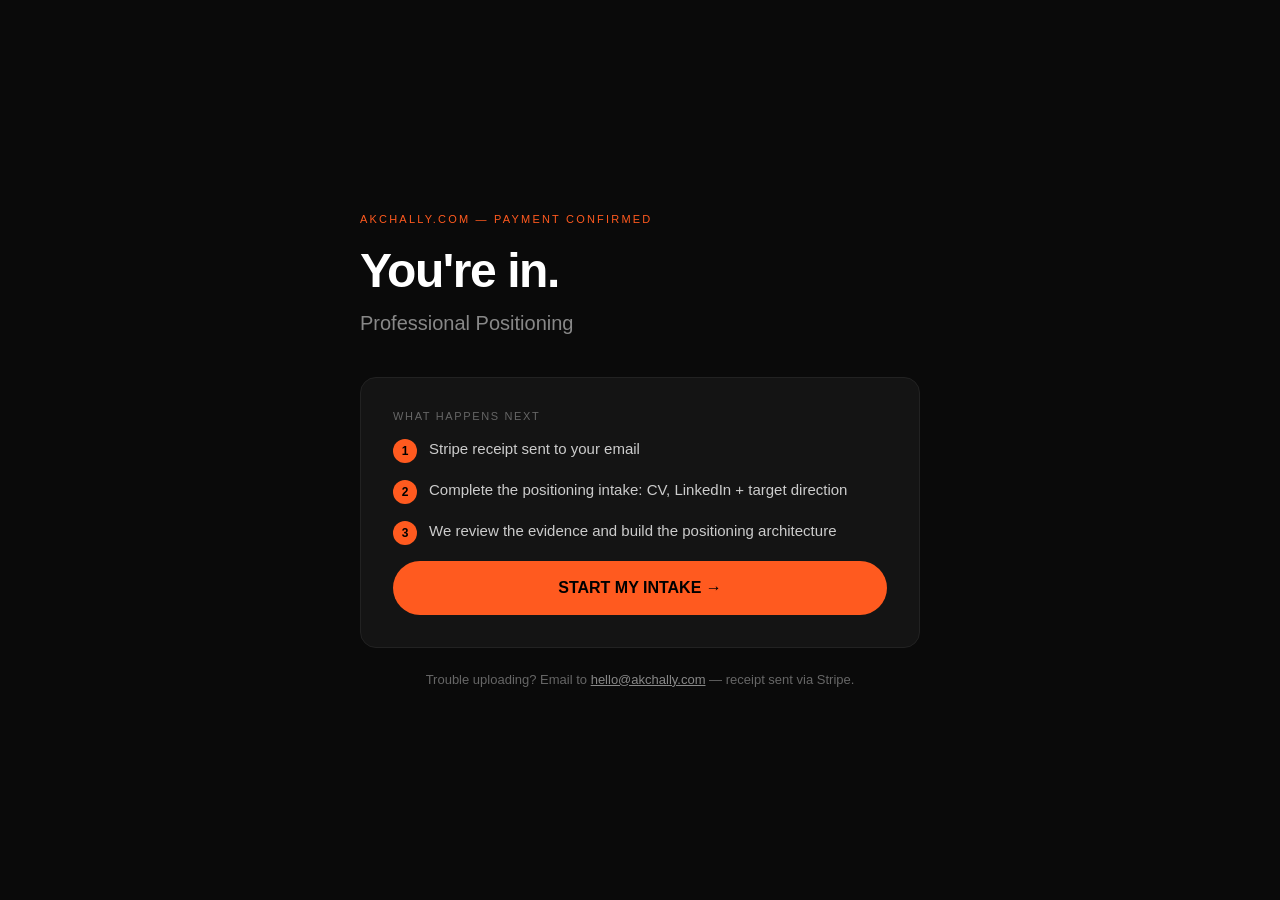
<file: thank-you.html>
<!DOCTYPE html>
<html lang="en">
<head>
<meta charset="UTF-8">
<meta name="viewport" content="width=device-width, initial-scale=1.0">
<title>Payment Confirmed — akchally</title>
<style>
  *{margin:0;padding:0;box-sizing:border-box}
  body{font-family:-apple-system,BlinkMacSystemFont,"Segoe UI",Helvetica,Arial,sans-serif;background:#0a0a0a;color:#fff;min-height:100vh;display:flex;align-items:center;justify-content:center;padding:40px 20px}
 .wrap{max-width:560px;width:100%}
 .eyebrow{font-size:11px;letter-spacing:0.2em;text-transform:uppercase;color:#FF5A1F;margin-bottom:24px}
  h1{font-size:48px;line-height:0.9;letter-spacing:-0.03em;margin-bottom:16px}
  h2{font-size:20px;font-weight:400;color:#888;margin-bottom:40px;line-height:1.4}
 .card{background:#141414;border:1px solid #222;border-radius:16px;padding:32px;margin-bottom:24px}
 .label{font-size:11px;letter-spacing:0.15em;text-transform:uppercase;color:#666;margin-bottom:16px}
 .steps{list-style:none}
 .steps li{display:flex;gap:12px;margin-bottom:16px;font-size:15px;line-height:1.5;color:#ccc}
 .steps span.num{background:#FF5A1F;color:#000;width:24px;height:24px;border-radius:50%;display:flex;align-items:center;justify-content:center;font-size:12px;font-weight:700;flex-shrink:0;margin-top:1px}
 .cta{display:block;width:100%;background:#FF5A1F;color:#000;text-align:center;padding:18px 24px;border-radius:999px;font-weight:700;font-size:16px;text-decoration:none;margin-top:8px}
 .fallback{text-align:center;margin-top:20px;font-size:13px;color:#666}
 .fallback a{color:#888;text-decoration:underline}
</style>
</head>
<body>
<div class="wrap">
  <div class="eyebrow">akchally.com — payment confirmed</div>
  <h1>You're in.</h1>
  <h2 id="product-name"></h2>
  <div class="card">
    <div class="label">What happens next</div>
    <ul class="steps" id="steps"></ul>
    <a id="cta" class="cta" href="#" target="_blank">START MY INTAKE →</a>
  </div>
  <div class="fallback">Trouble uploading? Email to <a href="mailto:hello@akchally.com">hello@akchally.com</a> — receipt sent via Stripe.</div>
</div>
<script>
const CONFIG = {

  /* =========================
     WEBSITE
  ========================== */

  '1pg-website': {
    name: 'Single Page Website',
    steps: [
      'Stripe receipt sent to your email',
      'Complete the website intake + send your content, links and assets',
      'We review the material and start the build'
    ],
    link: 'https://tally.so/r/Bzo6MQ'
  },

  '3pg-website': {
    name: '3-Page Website',
    steps: [
      'Stripe receipt sent to your email',
      'Complete the website intake + send your content, links and assets',
      'We review the material and start the build'
    ],
    link: 'https://tally.so/r/Bzo6MQ'
  },

  '5pg-website': {
    name: '5-Page Website',
    steps: [
      'Stripe receipt sent to your email',
      'Complete the website intake + send your content, links and assets',
      'We review the material and start the build'
    ],
    link: 'https://tally.so/r/Bzo6MQ'
  },

  '7pg-website': {
    name: '7-Page Website',
    steps: [
      'Stripe receipt sent to your email',
      'Complete the website intake + send your content, links and assets',
      'We review the material and start the build'
    ],
    link: 'https://tally.so/r/Bzo6MQ'
  },

  /* =========================
     DOCUMENT — MAKE IT BETTER
  ========================== */

  'doc-reconstruct-1': {
    name: 'Document Reconstruction — Single',
    steps: [
      'Stripe receipt sent to your email',
      'Upload the existing document + anything relevant',
      'We reconstruct the structure, clarity, hierarchy and presentation'
    ],
    link: 'https://tally.so/r/5B0ryo'
  },

  'doc-reconstruct-3': {
    name: 'Document Reconstruction — 3-Pack',
    steps: [
      'Stripe receipt sent to your email',
      'Upload the three existing documents + supporting material',
      'We reconstruct them as one clear, coherent set'
    ],
    link: 'https://tally.so/r/5B0ryo'
  },

  /* =========================
     DOCUMENT — MAKE IT FOR ME
  ========================== */

  'doc-create-1': {
    name: 'Document Creation — Single',
    steps: [
      'Stripe receipt sent to your email',
      'Send the notes, source material, old files or whatever exists',
      'We work out what belongs and build the finished document'
    ],
    link: 'https://tally.so/r/5B0ryo'
  },

  'doc-create-3': {
    name: 'Document Creation — 3-Pack',
    steps: [
      'Stripe receipt sent to your email',
      'Send the source material for the three documents',
      'We structure and build the complete document set'
    ],
    link: 'https://tally.so/r/5B0ryo'
  },

  /* =========================
     PROFESSIONAL POSITIONING
  ========================== */

  'positioning': {
    name: 'Professional Positioning',
    steps: [
      'Stripe receipt sent to your email',
      'Complete the positioning intake: CV, LinkedIn + target direction',
      'We review the evidence and build the positioning architecture'
    ],
    link: 'https://tally.so/r/7R0jBP'
  },

  'positioning-site': {
    name: 'Professional Positioning + Personal Site',
    steps: [
      'Stripe receipt sent to your email',
      'Complete the positioning intake + send your existing career material',
      'We build one coherent positioning system across documents and personal site'
    ],
    link: 'https://tally.so/r/7R0jBP'
  },

  /* =========================
     LOOK-OVER
  ========================== */

  'look-over': {
    name: 'The $250 Look-Over',
    steps: [
      'Stripe receipt sent to your email',
      'Send the website, documents, links or business material you want reviewed',
      'We assess what is helping, hurting, inconsistent, missing — and what to fix first'
    ],
    link: 'YOUR-LOOK-OVER-TALLY-LINK'
  }

};

function load() {
  const code =
    new URLSearchParams(window.location.search).get('product')
    || 'positioning';

  const d = CONFIG[code] || CONFIG['positioning'];

  document.getElementById('product-name').innerText = d.name;

  document.getElementById('steps').innerHTML =
    d.steps
      .map((t, i) => `
        <li>
          <span class="num">${i + 1}</span>
          <span>${t}</span>
        </li>
      `)
      .join('');

  document.getElementById('cta').href = d.link;
}

load();
</script>
</body>
</html>
</file>
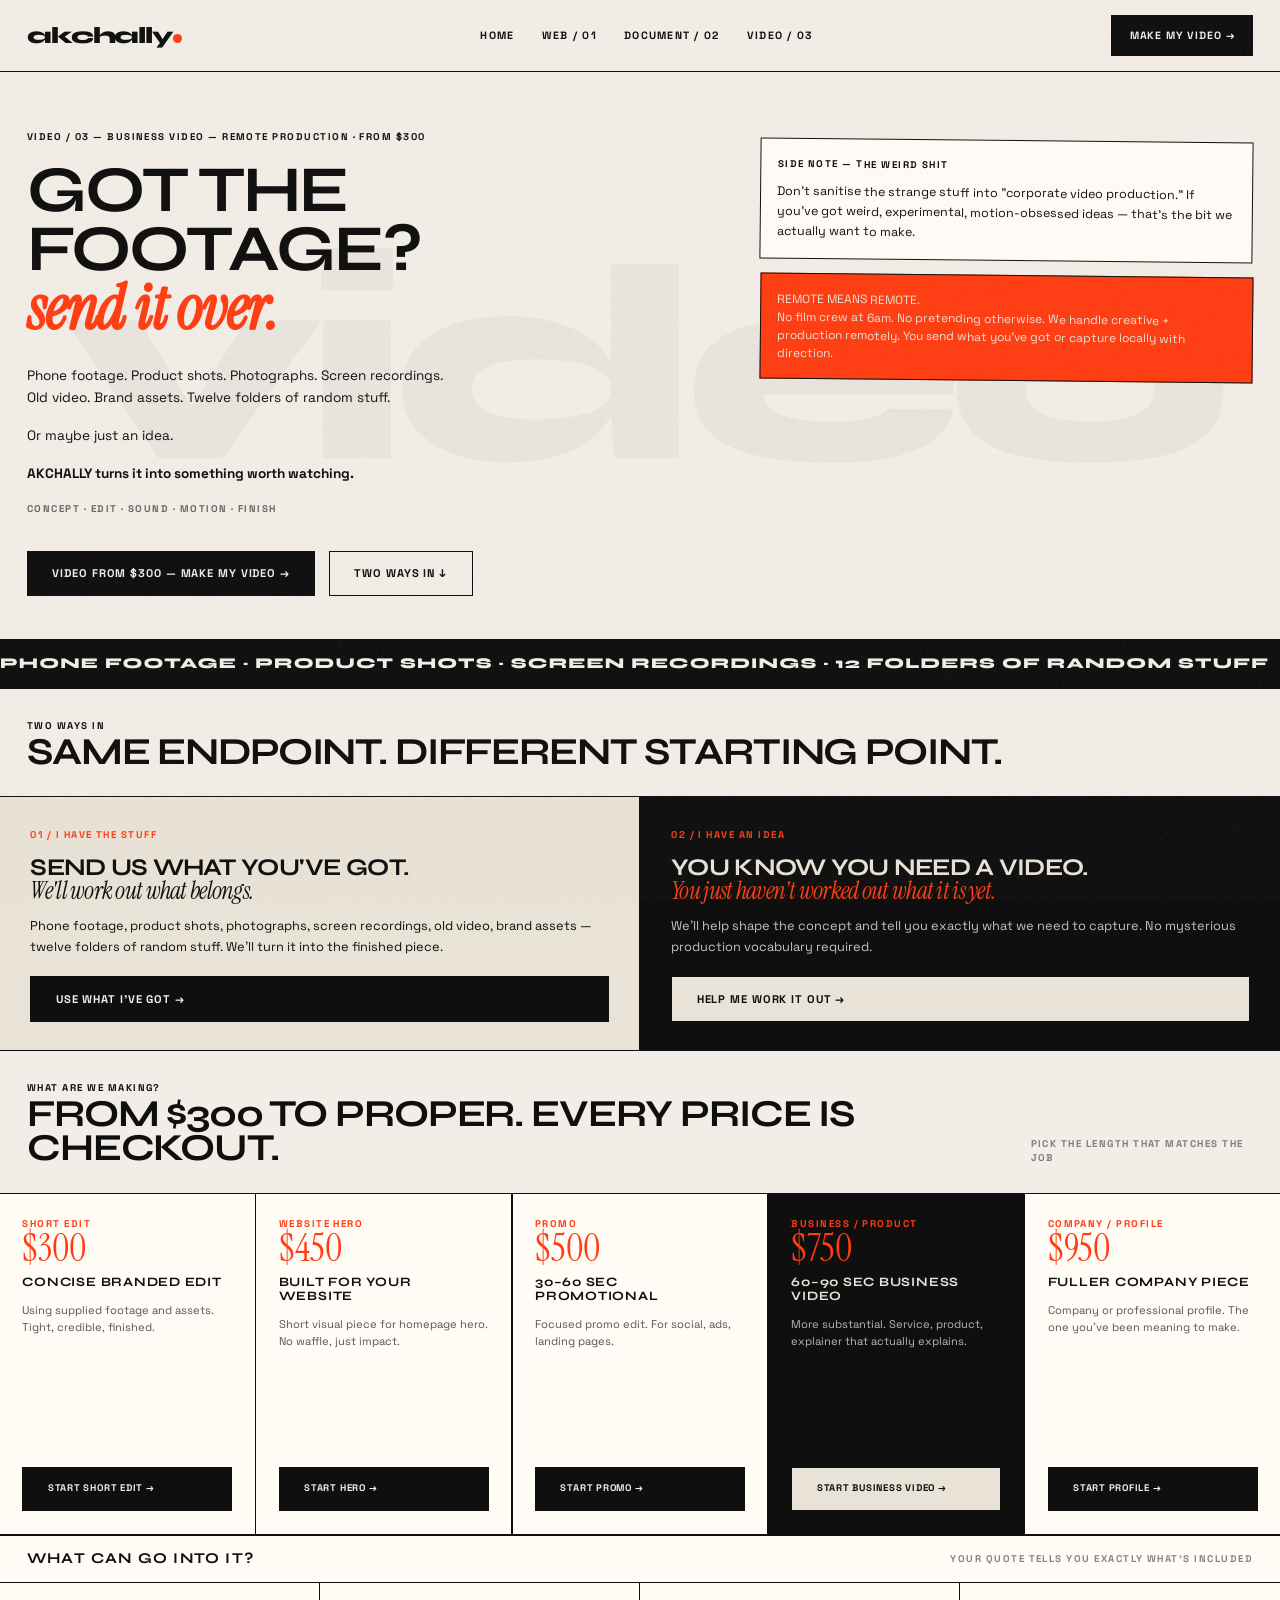
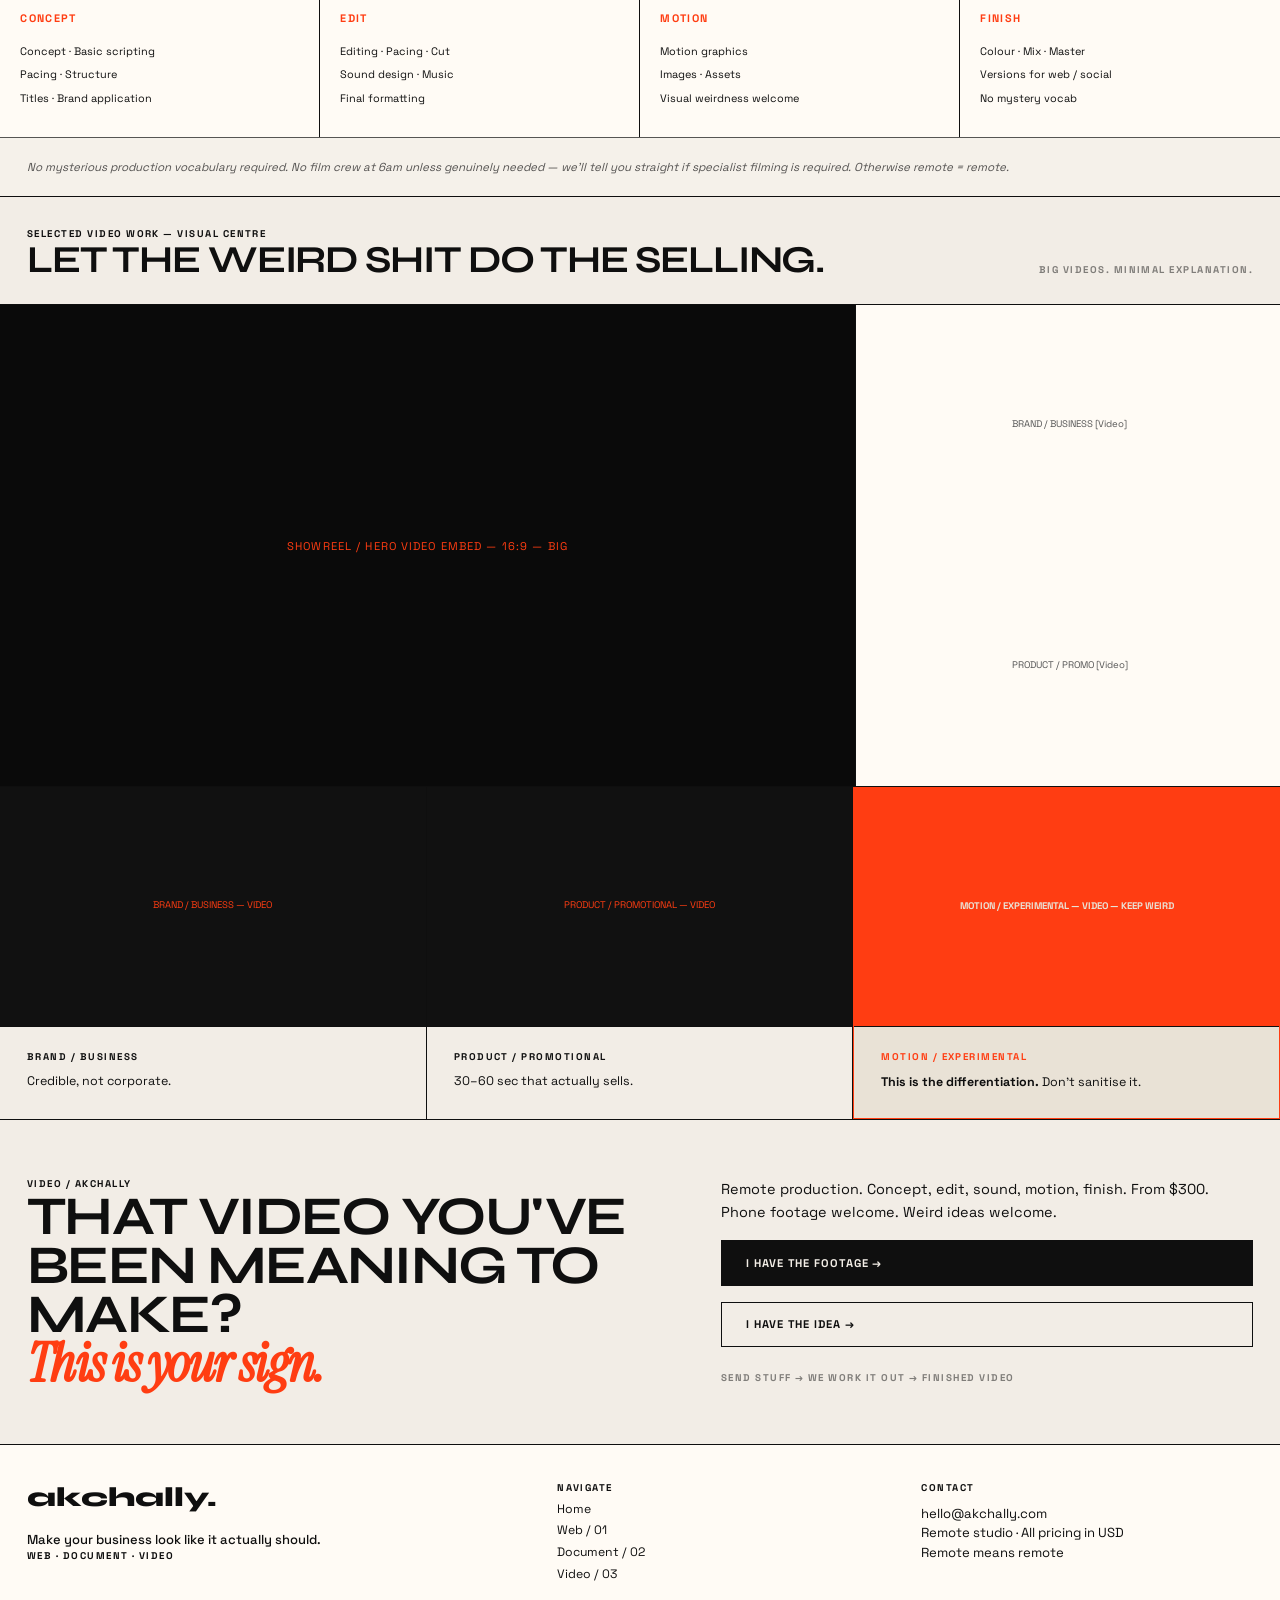
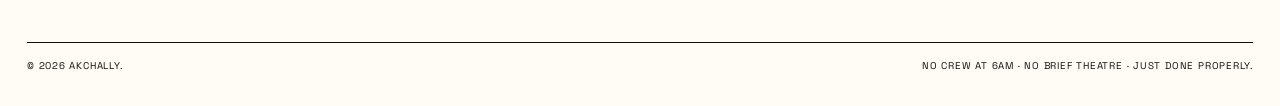
<file: video.html>
<!DOCTYPE html>
<html lang="en">
<head>
<meta charset="UTF-8">
<meta name="viewport" content="width=device-width, initial-scale=1.0">
<title>VIDEO / 03 — akchally.</title>
<link href="https://fonts.googleapis.com/css2?family=Syne:wght@600;700;800&family=Space+Grotesk:wght@400;500;700&family=Instrument+Serif:ital@0;1&display=swap" rel="stylesheet">
<style>
:root{
  --page-max: 1310px;
  --gutter: 27px;
  --bg: #F2EDE6;
  --fg: #0F0F0F;
  --orange: #FF3D12;
  --cream: #E9E2D6;
  --cream-2: #E9E2D6;
  --paper: #FFFBF5;
  --white: #FFFBF5;
}
*{margin:0;padding:0;box-sizing:border-box}
html{scroll-behavior:smooth}
body{background:var(--bg); color:var(--fg); font-family:'Space Grotesk', sans-serif; line-height:1.45; overflow-x:hidden; font-size:13px}
::selection{background:var(--orange); color:white}
body::before{content:""; position:fixed; inset:0; pointer-events:none; opacity:.035; z-index:9999; background-image:url("data:image/svg+xml,%3Csvg viewBox='0 0 256 256' xmlns='http://www.w3.org/2000/svg'%3E%3Cfilter id='noise'%3E%3CfeTurbulence type='fractalNoise' baseFrequency='0.9' numOctaves='4' stitchTiles='stitch'/%3E%3C/filter%3E%3Crect width='100%25' height='100%25' filter='url(%23noise)'/%3E%3C/svg%3E");}
h1,h2,h3{font-family:'Syne', sans-serif; text-transform:uppercase; line-height:.9; letter-spacing:-0.03em}
h1{ font-size: clamp(2.55rem, 5.1vw, 4.42rem) !important; }
.mono{font-size:0.612rem; letter-spacing:.15em; text-transform:uppercase; font-weight:700}
a{color:inherit; text-decoration:none}
.btn{display:inline-flex; align-items:center; gap:0.637rem; border:1.5px solid var(--fg); padding:0.85rem 1.53rem; font-weight:700; font-size:0.697rem; letter-spacing:.08em; text-transform:uppercase; transition:.25s ease; cursor:pointer}
.btn-black{background:var(--fg); color:var(--bg)}
.btn-black:hover{background:var(--orange); border-color:var(--orange); color:white; transform:translateY(-2px)}
.btn-ghost:hover{background:var(--fg); color:var(--bg); transform:translateY(-2px)}

nav, .hero, .sec-02, .cards, .sec-03-head, .lookover, .doover, .how-head, .steps, .philo, .work-head, .work-grid, .final, footer,
.hero-eyebrow, .hero-grid, .section-label, .what, .packages, .refresh, .included, .seo, .domain, .copy-sec, .process, .boundary, .faq{
  max-width: var(--page-max);
  margin-left:auto;
  margin-right:auto;
  width:100%;
}

nav{position:sticky; top:0; z-index:50; display:flex; justify-content:space-between; align-items:center; padding:0.935rem var(--gutter); background:rgba(242,237,230,.92); backdrop-filter:blur(10px); border-bottom:1.5px solid var(--fg);}
.logo{font-family:'Syne', sans-serif; font-weight:800; font-size:1.445rem; letter-spacing:-0.05em; line-height:1; text-transform:lowercase;}
.logo .dot{display:inline-block; width:.38em; height:.38em; background:var(--orange); border-radius:50%; margin-left:.05em;}
.nav-links{display:flex; gap:1.7rem; align-items:center}
.nav-links a{font-size:0.663rem; font-weight:700; letter-spacing:.12em; text-transform:uppercase; position:relative}
.nav-links a::after{content:""; position:absolute; bottom:-3.4px; left:0; width:0; height:1.5px; background:var(--fg); transition:.3s}
.nav-links a:hover::after{width:100%}
.hamburger{display:none; font-size:1.275rem; cursor:pointer}

.hero{padding:4.25vw var(--gutter) 3.4vw; border-bottom:1.5px solid var(--fg); position:relative; overflow:hidden; isolation:isolate}
.hero-top{display:flex; justify-content:space-between; align-items:flex-start; gap:5.1vw; position:relative; z-index:1}
.hero-left{flex:1.15}
.hero h1{max-width:13ch; margin-bottom:1.7rem}
.hero h1 .accent{color:var(--orange); font-family:'Instrument Serif', serif; font-style:italic; text-transform:lowercase; font-size:.95em; letter-spacing:-0.02em}
.hero-copy{max-width:48ch; font-size:0.85rem; line-height:1.6}
.hero-copy p{margin-bottom:1.02rem}
.hero-actions{margin-top:2.125rem; display:flex; gap:0.85rem; flex-wrap:wrap}
.hero-right{flex:.85; display:flex; flex-direction:column; gap:0.85rem; padding-top:0.85rem}
.hero-note{border:1.5px solid var(--fg); padding:1.02rem; background:var(--white); font-size:0.722rem; transform:rotate(.6deg)}
.big-bg-text{
  position:absolute; 
  top:52%; left:50%;
  transform:translate(-50%,-50%);
  font-family:'Syne', sans-serif; 
  font-size:clamp(10.2rem, 23.8vw, 25.5rem);
  line-height:.8; 
  font-weight:800; 
  color:var(--fg); 
  opacity:.035; 
  pointer-events:none; 
  text-transform:lowercase;
  z-index:0;
  white-space:nowrap;
  letter-spacing:-0.06em;
}

.marquee{
  border-top:1.5px solid var(--fg);
  border-bottom:1.5px solid var(--fg);
  overflow:hidden;
  white-space:nowrap;
  padding:0.765rem 0;
  background:var(--fg);
  color:var(--bg);
  width:100vw;
  max-width:100vw;
  margin-left:calc(50% - 50vw);
  margin-right:calc(50% - 50vw);
  display:block;
}
.marquee-inner{
  display:flex; 
  animation:marq 28s linear infinite; 
  gap:2.55rem; 
  width:max-content;
  will-change:transform;
  transform:translateZ(0);
  backface-visibility:hidden;
  -webkit-backface-visibility:hidden;
}
.marquee span{
  font-family:'Syne', sans-serif; 
  font-weight:800; 
  font-size:0.935rem; 
  letter-spacing:.08em; 
  text-transform:uppercase;
  -webkit-font-smoothing:antialiased;
  -moz-osx-font-smoothing:grayscale;
  text-rendering:geometricPrecision;
  transform:translateZ(0);
}
.marquee span i{color:var(--orange); font-style:normal; margin:0 0.425rem}
@keyframes marq{
  0%{transform:translate3d(0,0,0)}
  100%{transform:translate3d(-50%,0,0)}
}

.sec-02{display:grid; grid-template-columns:1.1fr .9fr; border-bottom:1.5px solid var(--fg)}
.sec-02-left{padding:3.4vw var(--gutter); border-right:1.5px solid var(--fg)}
.sec-02-left h2{font-size:clamp(1.87rem, 3.825vw, 3.4rem); max-width:10ch}
.sec-02-right{padding:3.4vw var(--gutter); display:flex; flex-direction:column; justify-content:center; gap:1.275rem; font-size:0.892rem; line-height:1.6}

.cards{display:grid; grid-template-columns:repeat(3,1fr); align-items:stretch; border-bottom:1.5px solid var(--fg)}
.card{padding:1.87rem 1.53rem; border-right:1.5px solid var(--fg); display:flex; flex-direction:column; min-height:527px; transition:.3s}
.card:last-child{border-right:none}
.card:hover{background:var(--white)}
.card-num{font-family:'Instrument Serif', serif; font-size:1.02rem; margin-bottom:1.53rem; display:flex; justify-content:space-between}
.card h3{font-size:clamp(1.36rem, 1.87vw, 1.87rem); margin-bottom:0.85rem; min-height:3.2em}
.card p{font-size:0.748rem; line-height:1.6; margin-bottom:0.85rem; opacity:.85}
.card ul{list-style:none; margin:1.02rem 0; display:flex; flex-direction:column; gap:0.297rem}
.card ul li{font-size:0.637rem; letter-spacing:.06em; text-transform:uppercase; display:flex; gap:0.51rem}
.card ul li::before{content:"→"; color:var(--orange)}
.card-foot{margin-top:auto; padding-top:2.125rem}
.price{font-family:'Syne', sans-serif; font-weight:800; font-size:0.85rem; margin-bottom:1.02rem}

.sec-03{border-bottom:1.5px solid var(--fg)}
.sec-03-head{padding:2.125vw var(--gutter); display:flex; justify-content:space-between; align-items:end; border-bottom:1.5px solid var(--fg)}
.sec-03-head h2{font-size:clamp(1.53rem, 2.975vw, 2.55rem)}

.lookover{background:var(--fg); color:var(--bg); display:grid; grid-template-columns:1.1fr .9fr; border-bottom:1.5px solid var(--fg)}
.look-left{padding:3.4vw var(--gutter); border-right:1.5px solid rgba(255,255,255,.15)}
.look-left .mono{color:var(--orange); margin-bottom:1.275rem; display:block}
.look-left h2{font-size:clamp(2.04rem, 3.825vw, 3.825rem); color:var(--bg); line-height:.9}
.look-right{padding:2.975vw var(--gutter)}
.look-grid{display:grid; grid-template-columns:1fr 1fr; gap:0.85rem; margin:1.275rem 0}
.look-item{border:1.5px solid rgba(255,255,255,.15); padding:0.85rem}

.doover{display:grid; grid-template-columns:.9fr 1.1fr; border-bottom:1.5px solid var(--fg); background:var(--cream-2)}
.doover-left{padding:3.4vw var(--gutter)}
.doover-left h2{font-size:clamp(1.87rem, 3.4vw, 3.23rem)}
.doover-right{padding:3.4vw var(--gutter); border-left:1.5px solid var(--fg)}
.big-price{display:flex; flex-direction:column; gap:0.255rem; margin:1.7rem 0; font-family:'Syne', sans-serif; font-weight:800; font-size:1.36rem}

.how{border-bottom:1.5px solid var(--fg)}
.how-head{padding:2.125vw var(--gutter); border-bottom:1.5px solid var(--fg); display:flex; justify-content:space-between; align-items:center}
.steps{display:grid; grid-template-columns:repeat(5,1fr)}
.step{padding:1.7rem 1.275rem; border-right:1.5px solid var(--fg)}
.step:last-child{border-right:none}
.step-num{font-family:'Syne', sans-serif; font-weight:800; margin-bottom:0.85rem}

.philo{padding:5.1vw var(--gutter); text-align:center; border-bottom:1.5px solid var(--fg)}
.philo p{font-family:'Syne', sans-serif; font-size:clamp(1.36rem, 2.55vw, 2.38rem); line-height:1.05; max-width:22ch; margin:0 auto}

.work-head{padding:2.125vw var(--gutter); display:flex; justify-content:space-between; align-items:end; border-bottom:1.5px solid var(--fg)}
.work-grid{display:grid; grid-template-columns:repeat(3,1fr); border-bottom:1.5px solid var(--fg)}
.work-card{border-right:1.5px solid var(--fg); display:flex; flex-direction:column}
.work-card:last-child{border-right:none}
.work-img{aspect-ratio:4/3; background:#111; position:relative; overflow:hidden; border-bottom:1.5px solid var(--fg)}
.work-info{padding:1.275rem var(--gutter)}

.final{padding:4.25vw var(--gutter); display:grid; grid-template-columns:1.1fr .9fr; gap:3.4vw; border-bottom:1.5px solid var(--fg)}
.final h2{font-size:clamp(2.125rem, 4.25vw, 4.25rem); line-height:.9}

footer{padding:2.55vw var(--gutter); display:grid; grid-template-columns:1.5fr 1fr 1fr; gap:2.55vw; background:var(--white)}
footer a{display:block; margin:0.255rem 0; font-size:0.765rem}
.foot-logo{font-family:'Syne', sans-serif; font-weight:800; font-size:1.7rem; text-transform:lowercase}
.foot-bottom{grid-column:1 / -1; border-top:1.5px solid var(--fg); margin-top:1.7vw; padding-top:1.275vw; display:flex; justify-content:space-between; font-size:0.612rem; letter-spacing:.08em; text-transform:uppercase; flex-wrap:wrap; gap:0.85rem}

/* WEB.HTML + DOC + VIDEO + LOOKOVER */
.hero-eyebrow{display:flex; justify-content:space-between; gap:1.7rem; margin-bottom:1.275rem; opacity:.6; flex-wrap:wrap}
.hero-grid{display:grid; grid-template-columns:1.2fr .8fr; gap:3.4vw; margin-top:1.7rem}
.hero-sub p{margin-bottom:0.68rem; font-size:0.85rem; line-height:1.6}
.hero-price{font-family:'Syne', sans-serif; font-weight:800; font-size:1.36rem; margin:1.7rem 0}
.hero-price span{display:block; font-family:'Instrument Serif', serif; font-size:0.85rem; font-weight:400; opacity:.6; letter-spacing:.1em; text-transform:uppercase}

.section-label{padding:1.02rem var(--gutter); border-top:1.5px solid var(--fg); border-bottom:1.5px solid var(--fg); background:var(--white); display:flex; justify-content:space-between; align-items:center}
.section-label h2{font-size:0.935rem; letter-spacing:.08em}
.what{display:grid; grid-template-columns:.9fr 1.1fr; border-bottom:1.5px solid var(--fg)}
.what-left{padding:3.4vw var(--gutter); border-right:1.5px solid var(--fg)}
.what-left h3{font-size:clamp(1.7rem,2.975vw,2.55rem); max-width:12ch}
.what-right{padding:3.4vw var(--gutter); display:flex; flex-direction:column; gap:0.85rem; line-height:1.6}
.what-right ul{list-style:none; margin:0.85rem 0}
.what-right li{padding:0.255rem 0; border-bottom:1px solid rgba(0,0,0,.08); font-size:0.765rem}
.what-right li::before{content:"→"; color:var(--orange); margin-right:0.425rem}

.packages{border-bottom:1.5px solid var(--fg)}
.package-row{display:grid; grid-template-columns:.9fr 1.1fr; border-bottom:1.5px solid var(--fg); background:var(--bg)}
.package-row:last-child{border-bottom:none}
.pkg-big{padding:2.55vw var(--gutter); border-right:1.5px solid var(--fg); background:var(--paper); display:flex; flex-direction:column; justify-content:space-between}
.pkg-big h3{font-size:clamp(2.125rem,4.25vw,3.825rem); line-height:.85}
.pkg-big h3 span{display:block; font-family:'Space Grotesk', sans-serif; font-size:0.765rem; font-weight:700; letter-spacing:.12em; margin-top:0.51rem; opacity:.6}
.from{margin-top:1.7rem; font-family:'Syne', sans-serif; font-weight:800; font-size:0.85rem}
.from b{display:block; font-family:'Space Grotesk', sans-serif; font-size:0.68rem; font-weight:400; letter-spacing:.05em; margin-top:0.255rem; opacity:.7; text-transform:none}
.pkg-details{padding:2.55vw var(--gutter); background:var(--bg)}
.pkg-details h4{font-size:1.02rem; margin-bottom:0.85rem; max-width:28ch; line-height:1.3}
.pkg-details p{margin-bottom:0.68rem; line-height:1.6; font-size:0.807rem}
.ideal{border:1.5px solid var(--fg); padding:0.85rem; margin:1.275rem 0; background:var(--white)}
.ideal b{font-size:0.637rem; letter-spacing:.1em; text-transform:uppercase}
.ideal p{font-size:0.722rem; margin-top:0.255rem; line-height:1.4}
.pkg-list{list-style:none; columns:2; column-gap:1.7rem; margin:0.85rem 0}
.pkg-list li{font-size:0.68rem; padding:0.212rem 0; display:flex; gap:0.34rem}
.pkg-list li::before{content:"→"; color:var(--orange)}
.pkg-cta{margin-top:1.7rem}

.refresh{display:grid; grid-template-columns:1fr 1fr; border-bottom:1.5px solid var(--fg); background:var(--cream)}
.refresh-left{padding:3.4vw var(--gutter); border-right:1.5px solid var(--fg)}
.refresh-left h2{font-size:clamp(1.7rem,3.4vw,2.975rem); margin-top:0.85rem}
.refresh-price{font-family:'Instrument Serif', serif; font-size:4.25rem; color:var(--orange); margin:1.275rem 0; line-height:.9}
.refresh-right{padding:3.4vw var(--gutter); background:var(--fg); color:var(--bg)}
.refresh-list{list-style:none; margin:0.85rem 0}
.refresh-list li{padding:0.34rem 0; font-size:0.722rem; border-bottom:1px solid rgba(255,255,255,.1)}
.refresh-list li::before{content:"→"; color:var(--orange); margin-right:0.425rem}

.included{border-bottom:1.5px solid var(--fg); background:var(--white)}
.included-grid{display:grid; grid-template-columns:repeat(4,1fr); gap:0}
.inc-col{padding:1.7rem 1.275rem; border-right:1.5px solid var(--fg)}
.inc-col:last-child{border-right:none}
.inc-col h4{font-size:0.68rem; letter-spacing:.12em; margin-bottom:0.85rem; color:var(--orange)}
.inc-col ul{list-style:none}
.inc-col li{font-size:0.68rem; padding:0.255rem 0; line-height:1.4}
.inc-note{grid-column:1 / -1; padding:1.275rem var(--gutter); border-top:1.5px solid var(--fg); font-size:0.722rem; font-style:italic; opacity:.7; background:var(--bg)}

.seo{display:grid; grid-template-columns:1fr 1fr; border-bottom:1.5px solid var(--fg)}
.seo-left{padding:3.4vw var(--gutter); border-right:1.5px solid var(--fg)}
.seo-right{padding:3.4vw var(--gutter); background:var(--paper)}
.seo-right ul{list-style:none; margin-top:0.85rem}
.seo-right li{padding:0.34rem 0; font-size:0.765rem; border-bottom:1px solid rgba(0,0,0,.08)}
.seo-right li::before{content:"✕"; color:var(--orange); margin-right:0.425rem; font-weight:700}

.domain{display:grid; grid-template-columns:1fr 1fr; border-bottom:1.5px solid var(--fg); background:var(--bg)}
.domain > div{padding:3.4vw var(--gutter)}
.domain > div:first-child{border-right:1.5px solid var(--fg)}
.highlight{border:1.5px solid var(--fg); padding:0.85rem; margin-top:1.275rem; background:var(--orange); color:white; font-weight:700; font-size:0.765rem; transform:rotate(-.5deg)}

.copy-sec{display:grid; grid-template-columns:.9fr 1.1fr; border-bottom:1.5px solid var(--fg)}
.copy-sec > div{padding:3.4vw var(--gutter)}
.copy-sec > div:first-child{border-right:1.5px solid var(--fg)}
.copy-sec ul{list-style:none; margin:0.85rem 0}
.copy-sec li{padding:0.297rem 0; font-size:0.765rem}
.copy-sec li::before{content:"→"; color:var(--orange); margin-right:0.425rem}

.process{border-bottom:1.5px solid var(--fg)}
.process-steps{display:grid; grid-template-columns:repeat(5,1fr)}
.pstep{padding:2.125vw 1.275rem; border-right:1.5px solid var(--fg); border-bottom:1.5px solid var(--fg)}
.pstep:last-child{border-right:none}
.pstep-num{font-family:'Instrument Serif', serif; font-size:2.125rem; color:var(--orange); line-height:1; margin-bottom:0.85rem}
.pstep h4{font-size:0.85rem; margin-bottom:0.425rem}
.pstep p{font-size:0.722rem; line-height:1.5; opacity:.85}

.boundary{display:grid; grid-template-columns:1fr 1fr; border-bottom:1.5px solid var(--fg)}
.bound-col{padding:3.4vw var(--gutter)}
.bound-col:first-child{border-right:1.5px solid var(--fg)}
.bound-col ul{list-style:none; margin-top:0.85rem}
.bound-col li{padding:0.297rem 0; font-size:0.765rem}
.bound-col li::before{content:"→"; color:var(--orange); margin-right:0.425rem}

.faq{padding:3.4vw var(--gutter); border-bottom:1.5px solid var(--fg); background:var(--cream)}
.faq-grid{display:grid; grid-template-columns:1fr 1fr; gap:1.7rem 3.4vw; margin-top:1.7rem}
.faq-item{padding-bottom:1.275rem; border-bottom:1px solid rgba(0,0,0,.12)}
.faq-item b{display:block; font-family:'Syne', sans-serif; text-transform:uppercase; margin-bottom:0.34rem; font-size:0.807rem}
.faq-item p{font-size:0.765rem; opacity:.8; line-height:1.5}

@media(max-width:833px){
  .nav-links{display:none}
  .hamburger{display:block}
  .hero-top, .sec-02, .lookover, .doover, .final, footer, .what, .package-row, .refresh, .seo, .domain, .copy-sec, .boundary{grid-template-columns:1fr}
  .cards, .steps, .work-grid, .included-grid, .process-steps, .faq-grid{grid-template-columns:1fr}
  .card, .step, .work-card, .inc-col{border-right:none; border-bottom:1.5px solid var(--fg); min-height:auto}
  .big-bg-text{display:none}
  .hero-grid{grid-template-columns:1fr}
  .pkg-big{border-right:none; border-bottom:1.5px solid var(--fg)}
  .pkg-list{columns:1}
  .section-label{flex-direction:column; align-items:flex-start; gap:0.425rem}
}


/* ===== DOCUMENT.HTML STYLES ===== */
.big-watermark{position:absolute; top:52%; left:50%; transform:translate(-50%,-50%); font-family:'Syne', sans-serif; font-size:clamp(10.2rem, 23.8vw, 25.5rem); line-height:.8; font-weight:800; color:var(--fg); opacity:.035; pointer-events:none; text-transform:lowercase; z-index:0; white-space:nowrap; letter-spacing:-0.06em;}
.two-head{padding:1.7vw var(--gutter); display:flex; justify-content:space-between; align-items:end; border-top:1.5px solid var(--fg); border-bottom:1.5px solid var(--fg); background:var(--white); max-width: var(--page-max); margin:0 auto; width:100%}
.two-ways{border-bottom:1.5px solid var(--fg); max-width: var(--page-max); margin:0 auto; width:100%}
.split{display:grid; grid-template-columns:1fr 1fr; min-height:60vh}
.split-left, .split-right{padding:3.4vw var(--gutter); display:flex; flex-direction:column; gap:0.85rem}
.split-left{border-right:1.5px solid var(--fg); background:var(--paper)}
.split-right{background:var(--bg)}
.split-label{font-size:0.612rem; letter-spacing:.15em; text-transform:uppercase; font-weight:700; opacity:.6; margin-bottom:0.425rem; display:block}
.split h3{font-size:clamp(1.7rem,2.975vw,2.72rem); line-height:.9; margin-bottom:0.85rem}
.split h3 i{font-family:'Instrument Serif', serif; color:var(--orange); text-transform:none}
.split p{line-height:1.6; font-size:0.807rem; margin-bottom:0.51rem}
.pricing{margin:1.275rem 0; border-top:1.5px solid var(--fg); border-bottom:1.5px solid var(--fg)}
.price-row{display:flex; justify-content:space-between; gap:0.85rem; padding:0.595rem 0; border-bottom:1px solid rgba(0,0,0,.08); font-size:0.722rem}
.price-row:last-child{border-bottom:none}
.price-row b{font-family:'Syne', sans-serif; white-space:nowrap}

.what-make{padding:3.4vw var(--gutter); border-bottom:1.5px solid var(--fg); background:var(--white); max-width: var(--page-max); margin:0 auto; width:100%}
.what-make h2{font-size:clamp(1.7rem,3.4vw,2.975rem); margin-top:0.85rem; max-width:18ch}
.doc-grid{display:grid; grid-template-columns:repeat(3,1fr); gap:1.5px; background:var(--fg); border:1.5px solid var(--fg); margin-top:1.7rem}
.doc-card{background:var(--bg); padding:1.7rem 1.275rem; min-height:238px}
.doc-card h4{font-size:0.85rem; letter-spacing:.06em; text-transform:uppercase; margin-bottom:0.68rem}
.doc-card p{font-size:0.765rem; line-height:1.5; opacity:.85}

.real-problem{display:grid; grid-template-columns:.9fr 1.1fr; border-bottom:1.5px solid var(--fg); max-width: var(--page-max); margin:0 auto; width:100%}
.real-left{padding:3.4vw var(--gutter); border-right:1.5px solid var(--fg)}
.real-right{padding:3.4vw var(--gutter); display:flex; flex-direction:column; gap:0.85rem}
.real-right ul{list-style:none; margin:0.85rem 0}
.real-right li{padding:0.297rem 0; font-size:0.765rem}
.real-right li::before{content:"→"; color:var(--orange); margin-right:0.425rem}

.giant-statement{padding:6.8vw var(--gutter); text-align:center; border-bottom:1.5px solid var(--fg); background:var(--fg); color:var(--bg); max-width: var(--page-max); margin:0 auto; width:100%}
.giant-statement p{font-family:'Syne', sans-serif; font-size:clamp(1.7rem,4.25vw,3.825rem); line-height:.9; max-width:16ch; margin:0 auto}
.giant-statement i{color:var(--orange); font-family:'Instrument Serif', serif; text-transform:none}

.what-we-do{display:grid; grid-template-columns:repeat(4,1fr); border-bottom:1.5px solid var(--fg); max-width: var(--page-max); margin:0 auto; width:100%}
.wwd-col{padding:2.125vw 1.275rem; border-right:1.5px solid var(--fg)}
.wwd-col:last-child{border-right:none}
.wwd-col h4{font-size:0.68rem; letter-spacing:.12em; margin-bottom:0.85rem; color:var(--orange)}
.wwd-col ul{list-style:none}
.wwd-col li{font-size:0.68rem; padding:0.212rem 0; line-height:1.4}

.mess{display:grid; grid-template-columns:1fr 1fr; border-bottom:1.5px solid var(--fg); max-width: var(--page-max); margin:0 auto; width:100%}
.mess-left, .mess-right{padding:3.4vw var(--gutter)}
.mess-left{border-right:1.5px solid var(--fg); background:var(--paper)}
.mess-right{background:var(--cream)}
.mess h3{font-size:clamp(1.36rem,2.38vw,2.04rem); margin-bottom:0.85rem}
.mess ul{list-style:none; margin:0.85rem 0}
.mess li{padding:0.255rem 0; font-size:0.765rem}
.mess li::before{content:"→"; color:var(--orange); margin-right:0.425rem}

.tidy{display:grid; grid-template-columns:.9fr 1.1fr; border-bottom:1.5px solid var(--fg); max-width: var(--page-max); margin:0 auto; width:100%; background:var(--white)}
.tidy-left{padding:3.4vw var(--gutter); border-right:1.5px solid var(--fg)}
.tidy-price{font-family:'Instrument Serif', serif; font-size:4.25rem; color:var(--orange); margin:0.85rem 0; line-height:.9}
.tidy-right{padding:3.4vw var(--gutter); background:var(--fg); color:var(--bg)}
.tidy-grid{display:flex; flex-wrap:wrap; gap:0.425rem; margin:1.275rem 0}
.tidy-tag{border:1px solid rgba(255,255,255,.2); padding:0.34rem 0.68rem; font-size:0.637rem; letter-spacing:.08em; text-transform:uppercase}

.receive{display:grid; grid-template-columns:1fr 1fr; border-bottom:1.5px solid var(--fg); max-width: var(--page-max); margin:0 auto; width:100%}
.rec-col{padding:3.4vw var(--gutter)}
.rec-col:first-child{border-right:1.5px solid var(--fg)}
.rec-col ul{list-style:none; margin:0.85rem 0}
.rec-col li{padding:0.297rem 0; font-size:0.765rem}
.rec-col li::before{content:"→"; color:var(--orange); margin-right:0.425rem}

.work{border-bottom:1.5px solid var(--fg); max-width: var(--page-max); margin:0 auto; width:100%}
.work-spread{aspect-ratio:16/11; background:#111; border-bottom:1.5px solid var(--fg)}
.work-meta{display:flex; flex-wrap:wrap; gap:0.425rem; margin-top:0.85rem}
.work-meta span{border:1px solid var(--fg); padding:0.212rem 0.51rem; font-size:0.552rem; letter-spacing:.08em; text-transform:uppercase}

.hero-cta{display:flex; gap:0.85rem; align-items:center; margin-top:1.7rem; flex-wrap:wrap}
.btn-orange{background:var(--orange); border-color:var(--orange); color:white}
.btn-orange:hover{background:var(--fg); border-color:var(--fg)}

@media(max-width:833px){
  .split, .mess, .tidy, .receive, .real-problem, .what-we-do, .doc-grid{grid-template-columns:1fr}
  .split-left{border-right:none; border-bottom:1.5px solid var(--fg)}
  .wwd-col{border-right:none; border-bottom:1.5px solid var(--fg)}
  .mess-left{border-right:none; border-bottom:1.5px solid var(--fg)}
  .rec-col:first-child{border-right:none; border-bottom:1.5px solid var(--fg)}
  .real-left{border-right:none; border-bottom:1.5px solid var(--fg)}
  .tidy-left{border-right:none; border-bottom:1.5px solid var(--fg)}
}


/* ===== VIDEO.HTML STYLES ===== */
.crop-marks{position:absolute; top:0.85rem; left:var(--gutter); right:var(--gutter); display:flex; justify-content:space-between; font-size:0.552rem; letter-spacing:.15em; opacity:.4; text-transform:uppercase; font-family:monospace; z-index:2}
.reel{background:var(--fg); color:var(--bg); border-bottom:1.5px solid var(--fg); overflow:hidden; padding:0.51rem 0; max-width:85vw; width:100%}
.reel-track{display:flex; gap:1.7rem; animation:reel 30s linear infinite; width:max-content}
.reel-item{font-size:0.637rem; letter-spacing:.1em; text-transform:uppercase; border:1px solid rgba(255,255,255,.15); padding:0.34rem 0.68rem; white-space:nowrap; position:relative}
.reel-item::after{content:attr(data-time); margin-left:0.68rem; opacity:.5; font-size:0.552rem}
@keyframes reel{0%{transform:translateX(0)}100%{transform:translateX(-50%)}}

.pricing{border-bottom:1.5px solid var(--fg); background:var(--bg); max-width:var(--page-max); margin:0 auto; width:100%}
.pricing-head{padding:2.125vw var(--gutter); display:flex; justify-content:space-between; align-items:end; border-bottom:1.5px solid var(--fg)}
.pricing-grid{display:grid; grid-template-columns:repeat(3,1fr); gap:1.5px; background:var(--fg); border-bottom:1.5px solid var(--fg)}
.price-card{background:var(--paper); padding:2.125vw 1.53rem; display:flex; flex-direction:column; gap:0.68rem; min-height:306px}
.price-card h4{font-size:1.02rem; text-transform:uppercase}
.price-card .from{font-family:'Syne', sans-serif; font-weight:800; font-size:0.935rem; margin:0.425rem 0}
.price-card p{font-size:0.722rem; line-height:1.5; opacity:.85}

.timeline{display:grid; grid-template-columns:.9fr 1.1fr; border-bottom:1.5px solid var(--fg); max-width:var(--page-max); margin:0 auto; width:100%}
.timeline > div{padding:3.4vw var(--gutter)}
.timeline > div:first-child{border-right:1.5px solid var(--fg)}
.timeline ul{list-style:none; margin:0.85rem 0}
.timeline li{padding:0.297rem 0; font-size:0.765rem}
.timeline li::before{content:"→"; color:var(--orange); margin-right:0.425rem}

.triple{display:grid; grid-template-columns:repeat(3,1fr); border-bottom:1.5px solid var(--fg); max-width:var(--page-max); margin:0 auto; width:100%}
.tri-col{padding:2.55vw 1.53rem; border-right:1.5px solid var(--fg)}
.tri-col:last-child{border-right:none}
.tri-col.highlight{background:var(--orange); color:white}
.tri-col h4{font-size:0.85rem; margin-bottom:0.68rem; text-transform:uppercase}
.tri-col ul{list-style:none; margin:0.85rem 0}
.tri-col li{padding:0.255rem 0; font-size:0.722rem; line-height:1.4}
.tri-col li::before{content:"→"; color:var(--orange); margin-right:0.425rem}
.tri-col.highlight li::before{color:white}

.webvideo{display:grid; grid-template-columns:.9fr 1.1fr; border-bottom:1.5px solid var(--fg); background:var(--cream); max-width:var(--page-max); margin:0 auto; width:100%}
.webvideo > div{padding:3.4vw var(--gutter)}
.webvideo > div:first-child{border-right:1.5px solid var(--fg)}
.webvideo ul{list-style:none; margin:0.85rem 0}
.webvideo li{padding:0.297rem 0; font-size:0.765rem}
.webvideo li::before{content:"→"; color:var(--orange); margin-right:0.425rem}

.source{display:grid; grid-template-columns:.9fr 1.1fr; border-bottom:1.5px solid var(--fg); background:var(--paper); max-width:var(--page-max); margin:0 auto; width:100%}
.source > div{padding:3.4vw var(--gutter)}
.source > div:first-child{border-right:1.5px solid var(--fg)}
.file-list{display:flex; flex-wrap:wrap; gap:0.425rem; margin:1.275rem 0}
.file-tag{border:1.5px solid var(--fg); padding:0.34rem 0.68rem; font-size:0.637rem; letter-spacing:.06em; text-transform:uppercase; background:var(--white)}
.file-tag.final{background:var(--fg); color:var(--bg); transform:rotate(.5deg)}

.bound{display:grid; grid-template-columns:1fr 1fr; border-bottom:1.5px solid var(--fg); max-width:var(--page-max); margin:0 auto; width:100%}
.b-col{padding:3.4vw var(--gutter)}
.b-col:first-child{border-right:1.5px solid var(--fg)}
.b-col ul{list-style:none; margin:0.85rem 0}
.b-col li{padding:0.297rem 0; font-size:0.765rem}
.b-col li::before{content:"→"; color:var(--orange); margin-right:0.425rem}

.work-embed{aspect-ratio:16/9; background:#111; border-bottom:1.5px solid var(--fg); display:grid; place-items:center; color:#555; font-size:0.68rem; letter-spacing:.1em; text-transform:uppercase}

.concept-line{border:1.5px solid var(--fg); padding:0.85rem; margin-top:1.275rem; font-size:0.68rem; letter-spacing:.08em; text-transform:uppercase; font-weight:700; background:var(--white)}
.split-num{font-family:'Instrument Serif', serif; font-size:2.55rem; color:var(--fg); opacity:.3; line-height:1; margin-bottom:0.85rem}

@media(max-width:833px){
  .pricing-grid, .timeline, .triple, .webvideo, .source, .bound{grid-template-columns:1fr}
  .tri-col, .timeline > div:first-child, .webvideo > div:first-child, .source > div:first-child, .b-col:first-child{border-right:none; border-bottom:1.5px solid var(--fg)}
  .price-card{border-bottom:1.5px solid var(--fg)}
}


/* ===== LOOKOVER.HTML STYLES ===== */
.looking{display:grid; grid-template-columns:.9fr 1.1fr; border-bottom:1.5px solid var(--fg); max-width:var(--page-max); margin:0 auto; width:100%}
.looking > div{padding:3.4vw var(--gutter)}
.looking > div:first-child{border-right:1.5px solid var(--fg)}
.looking ul{list-style:none; margin:0.85rem 0; columns:2; column-gap:1.7rem}
.looking li{padding:0.255rem 0; font-size:0.722rem}
.looking li::before{content:"→"; color:var(--orange); margin-right:0.425rem}

.output-intro{padding:2.125vw var(--gutter); display:flex; justify-content:space-between; align-items:end; border-bottom:1.5px solid var(--fg); background:var(--white); max-width:var(--page-max); margin:0 auto; width:100%}
.output-block{border-bottom:1.5px solid var(--fg); padding:4.25vw var(--gutter); display:grid; grid-template-columns:.45fr .55fr; gap:3.4vw; min-height:36vh; align-items:center; max-width:var(--page-max); margin:0 auto; width:100%}
.output-block h3{font-size:clamp(3.4rem,8.5vw,9.35rem); line-height:.85; letter-spacing:-.07em}
.output-block .desc h4{font-size:1.275rem; margin-bottom:0.51rem}
.output-block .desc p{font-size:0.85rem; line-height:1.5; opacity:.85}
.output-block.keep{background:var(--white); color:var(--fg)}
.output-block.fix{background:var(--orange); color:white}
.output-block.inconsistent{background:var(--fg); color:var(--bg)}
.output-block.missing{background:#2A0C07; color:var(--paper)}
.output-block.fixfirst{background:#5A2E1A; color:var(--paper); border-bottom-color:var(--fg)}

.why{background:var(--fg); color:var(--bg); padding:5.1vw var(--gutter); display:grid; grid-template-columns:1fr 1fr; gap:3.4vw; border-bottom:1.5px solid var(--fg); max-width:var(--page-max); margin:0 auto; width:100%}
.why h2{font-size:clamp(2.125rem,4.675vw,4.675rem); line-height:.9; color:var(--bg)}
.why h2 i{font-family:'Instrument Serif', serif; color:var(--orange); text-transform:none; display:block; font-size:.95em; margin-top:0.425rem}
.why p{line-height:1.6; margin-bottom:0.85rem; opacity:.85}

.next{display:grid; grid-template-columns:1fr 1fr; border-bottom:1.5px solid var(--fg); max-width:var(--page-max); margin:0 auto; width:100%}
.next-left{padding:3.4vw var(--gutter); background:var(--cream); border-right:1.5px solid var(--fg)}
.next-right{padding:3.4vw var(--gutter); background:var(--fg); color:var(--bg)}
.next-right h3{color:var(--paper)}
.next ul{list-style:none; margin-top:0.85rem}
.next li{padding:0.34rem 0; font-size:0.765rem}

.doover{background:var(--orange); color:white; padding:4.25vw var(--gutter); display:grid; grid-template-columns:.9fr 1.1fr; gap:3.4vw; border-bottom:1.5px solid var(--fg); max-width:var(--page-max); margin:0 auto; width:100%}
.doover h2{font-size:clamp(2.125rem,4.25vw,3.825rem); color:white}
.doover-price{font-family:'Instrument Serif', serif; font-size:5.1rem; line-height:.9; margin:1.275rem 0}
.doover ul{list-style:none; columns:2; margin-top:0.85rem}
.doover li{padding:0.34rem 0; font-size:0.722rem}

.examples{padding:3.4vw var(--gutter); background:var(--paper); border-bottom:1.5px solid var(--fg); max-width:var(--page-max); margin:0 auto; width:100%}
.examples-head{display:flex; justify-content:space-between; align-items:end; margin-bottom:2.55vw}
.ex-grid{display:grid; grid-template-columns:repeat(3,1fr); gap:1.5px; background:var(--fg); border:1.5px solid var(--fg)}
.ex-card{background:var(--white); padding:1.7vw}
.ex-card h4{font-size:0.765rem; letter-spacing:.1em; margin-bottom:0.85rem; color:var(--orange)}
.ex-card .line{padding:0.51rem 0; border-bottom:1px solid rgba(0,0,0,.08); font-size:0.722rem; display:flex; justify-content:space-between}
.ex-card .line b{font-family:'Syne', sans-serif; text-transform:uppercase; font-size:0.637rem}
.ex-card .rec{margin-top:1.275rem; background:var(--cream); border:1.5px solid var(--fg); padding:0.85rem; font-size:0.722rem; line-height:1.5}

.whyprice{background:var(--fg); color:var(--bg); padding:4.25vw var(--gutter); display:grid; grid-template-columns:1fr 1fr; gap:3.4vw; border-bottom:1.5px solid var(--fg); max-width:var(--page-max); margin:0 auto; width:100%}
.whyprice h2{font-size:clamp(2.125rem,4.25vw,3.825rem); color:var(--bg)}

.how{border-bottom:1.5px solid var(--fg); max-width:var(--page-max); margin:0 auto; width:100%}
.how-head{padding:2.125vw var(--gutter); border-bottom:1.5px solid var(--fg); display:flex; justify-content:space-between; align-items:center}
.good-fit{list-style:none; margin:0.85rem 0}
.good-fit li{padding:0.425rem 0; font-style:italic; font-size:0.807rem; border-bottom:1px solid rgba(0,0,0,.08)}
.good-fit li::before{content:"“"; font-family:'Instrument Serif', serif; font-size:1.02rem; color:var(--orange); margin-right:0.255rem}

@media(max-width:833px){
  .looking, .why, .next, .doover, .whyprice, .output-block{grid-template-columns:1fr}
  .looking > div:first-child, .next-left, .looking ul{border-right:none; border-bottom:1.5px solid var(--fg); columns:1}
  .output-block h3{font-size:15.3vw}
  .ex-grid{grid-template-columns:1fr}
}


/* Image support for work cards - FIXED no blow-up */
.work-grid{grid-template-columns:repeat(3, minmax(0, 1fr))}
.work-card{min-width:0}
.work-img{
  aspect-ratio:4/3; 
  background:#111; 
  overflow:hidden; 
  position:relative; 
  border-bottom:1.5px solid var(--fg);
  display:block;
}
.work-img img, .work-spread img, .work-embed img{
  width:100%; 
  height:100%; 
  object-fit:cover; 
  object-position:center center; 
  display:block;
}
/* If your source image is portrait and looks blown up, change to this: */
/* .work-img img{object-fit:contain; background:#111} */

/* ===== NEW SIMPLIFIED DOCUMENT PAGE ADDITIONS ===== */
.choose-grid{display:grid; grid-template-columns:1fr 1fr; border-bottom:1.5px solid var(--fg); max-width:var(--page-max); margin:0 auto; width:100%}
.choose-col{padding:0; border-right:1.5px solid var(--fg); display:flex; flex-direction:column}
.choose-col:last-child{border-right:none}
.choose-head{padding:2.5vw var(--gutter) 1.5vw; border-bottom:1.5px solid var(--fg); background:var(--paper)}
.choose-head h3{font-size:clamp(1.4rem,2.2vw,1.9rem); line-height:.9; margin-top:.4rem}
.choose-head p{font-size:.78rem; opacity:.7; margin-top:.6rem; line-height:1.5; max-width:36ch}
.choose-prices{display:flex; flex-direction:column}
.price-btn{display:flex; justify-content:space-between; align-items:center; padding:1.2vw var(--gutter); border-bottom:1.5px solid var(--fg); font-family:'Syne',sans-serif; font-weight:700; font-size:.85rem; text-transform:uppercase; transition:.2s; background:var(--white); cursor:pointer}
.price-btn:last-child{border-bottom:none}
.price-btn .left small{display:block; font-family:'Space Grotesk',sans-serif; font-weight:400; font-size:.62rem; text-transform:none; opacity:.6; margin-top:.15rem; line-height:1.3; max-width:28ch}
.price-btn:hover{background:var(--fg); color:var(--bg)}
.price-btn:hover .right{color:var(--orange)}
.choose-foot{padding:.9rem var(--gutter); font-size:.68rem; opacity:.6; border-top:1.5px solid var(--fg); border-bottom:1.5px solid var(--fg); max-width:var(--page-max); margin:0 auto; width:100%; background:var(--bg)}
.step-simple{padding:2.8vw var(--gutter); border-bottom:1.5px solid var(--fg); display:grid; grid-template-columns:.18fr .82fr; gap:3vw; max-width:var(--page-max); margin:0 auto; width:100%}
.step-simple .step-num{font-family:'Instrument Serif',serif; font-size:clamp(2.8rem,4.5vw,4rem); line-height:.9; color:var(--orange)}
.step-simple h3{font-size:clamp(1.2rem,1.8vw,1.5rem); margin-bottom:.6rem}
.step-simple p{font-size:.85rem; line-height:1.6; opacity:.85; max-width:52ch; margin-bottom:.5rem}
.step-simple ul{list-style:none; margin:.6rem 0}
.step-simple li{font-size:.82rem; padding:.2rem 0}
.step-simple li::before{content:"→ "; color:var(--orange)}
.send-list{padding:2.2vw var(--gutter); border-bottom:1.5px solid var(--fg); background:var(--white); max-width:var(--page-max); margin:0 auto; width:100%}
.send-tags{display:flex; flex-wrap:wrap; gap:.5rem; margin-top:1rem}
.send-tags span{border:1px solid var(--fg); padding:.45rem .8rem; font-size:.72rem; text-transform:uppercase; letter-spacing:.06em; background:var(--paper)}
@media(max-width:833px){.choose-grid,.step-simple{grid-template-columns:1fr}.choose-col{border-right:none; border-bottom:1.5px solid var(--fg)}}

.vid-packs{display:grid; grid-template-columns:repeat(5,1fr); border-bottom:1.5px solid var(--fg); background:var(--fg); gap:1.5px; max-width:var(--page-max); margin:0 auto; width:100%}
.vid-pack{background:var(--paper); padding:1.8vw 1.4rem; min-height:340px; display:flex; flex-direction:column}
.vid-pack h3{font-size:.8rem; text-transform:uppercase; letter-spacing:.06em; margin:.6rem 0 .4rem 0; line-height:1.1}
.vid-pack .price-big{font-family:'Instrument Serif',serif; font-size:2.4rem; line-height:.9; color:var(--orange)}
.vid-pack p{font-size:.7rem; line-height:1.5; opacity:.7; margin-top:.4rem}
.vid-pack .btn{margin-top:auto; font-size:.6rem}
.vid-pack.featured{background:var(--fg); color:var(--cream)}
.vid-pack.featured .price-big{color:var(--orange)}
.vid-pack.featured p{color:var(--cream); opacity:.8}
@media(max-width:1100px){.vid-packs{grid-template-columns:repeat(2,1fr)}}
@media(max-width:600px){.vid-packs{grid-template-columns:1fr}}
.showreel{max-width:var(--page-max); margin:0 auto; width:100%; border-bottom:1.5px solid var(--fg); background:var(--fg); display:grid; grid-template-columns:1.6fr .8fr; gap:1.5px}
.show-main{background:#0a0a0a; aspect-ratio:16/9; display:grid; place-items:center; color:var(--orange); font-family:'Space Grotesk'; font-size:.7rem; letter-spacing:.1em}
.show-side{background:var(--paper); display:grid; grid-template-rows:1fr 1fr; gap:1.5px}
.show-side div{background:var(--paper); display:grid; place-items:center; color:#555; font-size:.6rem; aspect-ratio:16/9}
@media(max-width:833px){.showreel{grid-template-columns:1fr}}
.strange-note{background:var(--orange); color:var(--cream); padding:1rem; transform:rotate(.6deg); border:1.5px solid var(--fg); font-size:.75rem; line-height:1.5}
</style>
</head>
<body>

<nav>
  <a href="index.html" class="logo">akchally<span class="dot"></span></a>
  <div class="nav-links">
    <a href="index.html">HOME</a>
    <a href="web.html">WEB / 01</a>
    <a href="document.html">DOCUMENT / 02</a>
    <a href="video.html">VIDEO / 03</a>
  </div>
  <a href="#packs" class="btn btn-black" style="padding:.75rem 1.1rem; font-size:.66rem">MAKE MY VIDEO →</a>
</nav>

<section class="hero">
  <div class="big-bg-text" style="font-size:clamp(7rem, 22vw, 30rem)">video</div>
  <div class="hero-top">
    <div class="hero-left">
      <span class="mono">VIDEO / 03 — Business Video — Remote production · From $300</span>
      <h1 style="margin-top:1rem">Got the footage?<br><i class="accent">Send it over.</i></h1>
      <div class="hero-copy">
        <p>Phone footage. Product shots. Photographs. Screen recordings. Old video. Brand assets. Twelve folders of random stuff.</p>
        <p>Or maybe just an idea.</p>
        <p><b>AKCHALLY turns it into something worth watching.</b></p>
        <p class="mono" style="margin-top:.8rem; opacity:.6">Concept · Edit · Sound · Motion · Finish</p>
      </div>
      <div class="hero-actions">
        <a href="#packs" class="btn btn-black">Video from $300 — Make My Video →</a>
        <a href="#ways" class="btn btn-ghost">Two ways in ↓</a>
      </div>
    </div>
    <div class="hero-right">
      <div class="hero-note">
        <span class="mono">Side Note — The weird shit</span>
        <p style="margin-top:.6rem; font-size:.78rem; line-height:1.6">Don't sanitise the strange stuff into "corporate video production." If you've got weird, experimental, motion-obsessed ideas — that's the bit we actually want to make.</p>
      </div>
      <div class="strange-note">
        REMOTE MEANS REMOTE.<br>No film crew at 6am. No pretending otherwise. We handle creative + production remotely. You send what you've got or capture locally with direction.
      </div>
    </div>
  </div>
</section>

<div class="marquee">
  <div class="marquee-inner">
    <span>Phone footage · Product shots · Screen recordings · 12 folders of random stuff <i>·</i> Concept · Edit · Sound · Motion <i>·</i> No crew at 6am <i>·</i></span>
    <span>Phone footage · Product shots · Screen recordings · 12 folders of random stuff <i>·</i> Concept · Edit · Sound · Motion <i>·</i> No crew at 6am <i>·</i></span>
  </div>
</div>

<div class="sec-03-head" id="ways">
  <div>
    <span class="mono">Two ways in</span>
    <h2>Same endpoint. Different starting point.</h2>
  </div>
</div>

<div class="lanes" style="display:grid; grid-template-columns:1fr 1fr; border-bottom:1.5px solid var(--fg); background:var(--fg); gap:1.5px; max-width:var(--page-max); margin:0 auto; width:100%">
  <div style="background:var(--cream); padding:2.2vw 1.9rem">
    <span class="mono" style="color:var(--orange)">01 / I HAVE THE STUFF</span>
    <h3 style="font-size:1.5rem; margin:.8rem 0; line-height:.95">Send us what you've got.<br><i style="font-family:'Instrument Serif'; font-weight:400; text-transform:none">We'll work out what belongs.</i></h3>
    <p style="font-size:.8rem; line-height:1.6">Phone footage, product shots, photographs, screen recordings, old video, brand assets — twelve folders of random stuff. We'll turn it into the finished piece.</p>
    <a href="#packs" class="btn btn-black" style="margin-top:1.2rem; width:100%; justify-content:space-between">Use What I've Got →</a>
  </div>
  <div style="background:var(--fg); color:var(--cream); padding:2.2vw 1.9rem">
    <span class="mono" style="color:var(--orange)">02 / I HAVE AN IDEA</span>
    <h3 style="font-size:1.5rem; margin:.8rem 0; line-height:.95; color:var(--cream)">You know you need a video.<br><i style="font-family:'Instrument Serif'; font-weight:400; text-transform:none; color:var(--orange)">You just haven't worked out what it is yet.</i></h3>
    <p style="font-size:.8rem; line-height:1.6; opacity:.85">We'll help shape the concept and tell you exactly what we need to capture. No mysterious production vocabulary required.</p>
    <a href="mailto:hello@akchally.com?subject=Video%20Idea%20Help" class="btn btn-black" style="margin-top:1.2rem; width:100%; justify-content:space-between; background:var(--cream); color:var(--fg)">Help Me Work It Out →</a>
  </div>
</div>

<div class="sec-03-head" id="packs">
  <div>
    <span class="mono">What are we making?</span>
    <h2>From $300 to proper. Every price is checkout.</h2>
  </div>
  <span class="mono" style="opacity:.5">Pick the length that matches the job</span>
</div>

<div class="vid-packs">
  <div class="vid-pack">
    <span class="mono" style="color:var(--orange)">SHORT EDIT</span>
    <div class="price-big">$300</div>
    <h3>Concise branded edit</h3>
    <p>Using supplied footage and assets. Tight, credible, finished.</p>
    <a href="mailto:hello@akchally.com?subject=Short%20Edit%20-%20%24300" class="btn btn-black">Start Short Edit →</a>
  </div>
  <div class="vid-pack">
    <span class="mono" style="color:var(--orange)">WEBSITE HERO</span>
    <div class="price-big">$450</div>
    <h3>Built for your website</h3>
    <p>Short visual piece for homepage hero. No waffle, just impact.</p>
    <a href="mailto:hello@akchally.com?subject=Website%20Hero%20-%20%24450" class="btn btn-black">Start Hero →</a>
  </div>
  <div class="vid-pack">
    <span class="mono" style="color:var(--orange)">PROMO</span>
    <div class="price-big">$500</div>
    <h3>30–60 sec promotional</h3>
    <p>Focused promo edit. For social, ads, landing pages.</p>
    <a href="mailto:hello@akchally.com?subject=Promotional%20Video%20-%20%24500" class="btn btn-black">Start Promo →</a>
  </div>
  <div class="vid-pack featured">
    <span class="mono" style="color:var(--orange)">BUSINESS / PRODUCT</span>
    <div class="price-big">$750</div>
    <h3>60–90 sec business video</h3>
    <p>More substantial. Service, product, explainer that actually explains.</p>
    <a href="mailto:hello@akchally.com?subject=Business%20Video%20-%20%24750" class="btn btn-black" style="background:var(--cream); color:var(--fg)">Start Business Video →</a>
  </div>
  <div class="vid-pack">
    <span class="mono" style="color:var(--orange)">COMPANY / PROFILE</span>
    <div class="price-big">$950</div>
    <h3>Fuller company piece</h3>
    <p>Company or professional profile. The one you've been meaning to make.</p>
    <a href="mailto:hello@akchally.com?subject=Company%20Profile%20Video%20-%20%24950" class="btn btn-black">Start Profile →</a>
  </div>
</div>

<div class="included">
  <div class="section-label">
    <h2>What can go into it?</h2>
    <span class="mono" style="opacity:.5">Your quote tells you exactly what's included</span>
  </div>
  <div class="included-grid">
    <div class="inc-col"><h4>CONCEPT</h4><ul><li>Concept · Basic scripting</li><li>Pacing · Structure</li><li>Titles · Brand application</li></ul></div>
    <div class="inc-col"><h4>EDIT</h4><ul><li>Editing · Pacing · Cut</li><li>Sound design · Music</li><li>Final formatting</li></ul></div>
    <div class="inc-col"><h4>MOTION</h4><ul><li>Motion graphics</li><li>Images · Assets</li><li>Visual weirdness welcome</li></ul></div>
    <div class="inc-col"><h4>FINISH</h4><ul><li>Colour · Mix · Master</li><li>Versions for web / social</li><li>No mystery vocab</li></ul></div>
  </div>
  <div class="inc-note">No mysterious production vocabulary required. No film crew at 6am unless genuinely needed — we'll tell you straight if specialist filming is required. Otherwise remote = remote.</div>
</div>

<div class="sec-03-head">
  <div>
    <span class="mono">Selected video work — Visual centre</span>
    <h2>Let the weird shit do the selling.</h2>
  </div>
  <span class="mono" style="opacity:.5">Big videos. Minimal explanation.</span>
</div>

<div class="showreel">
  <div class="show-main">SHOWREEL / HERO VIDEO EMBED — 16:9 — BIG</div>
  <div class="show-side">
    <div>BRAND / BUSINESS [Video]</div>
    <div>PRODUCT / PROMO [Video]</div>
  </div>
</div>

<div class="work-grid" style="grid-template-columns:repeat(3, minmax(0,1fr)); border-bottom:1.5px solid var(--fg)">
  <div class="work-card"><div class="work-img" style="aspect-ratio:16/9; display:grid; place-items:center; background:#111; color:var(--orange); font-size:.6rem">BRAND / BUSINESS — VIDEO</div><div class="work-info"><span class="mono">Brand / Business</span><p style="font-size:.78rem; margin:.4rem 0">Credible, not corporate.</p></div></div>
  <div class="work-card"><div class="work-img" style="aspect-ratio:16/9; display:grid; place-items:center; background:#111; color:var(--orange); font-size:.6rem">PRODUCT / PROMOTIONAL — VIDEO</div><div class="work-info"><span class="mono">Product / Promotional</span><p style="font-size:.78rem; margin:.4rem 0">30–60 sec that actually sells.</p></div></div>
  <div class="work-card" style="border:1.5px solid var(--orange)"><div class="work-img" style="aspect-ratio:16/9; display:grid; place-items:center; background:var(--orange); color:var(--cream); font-size:.6rem; font-weight:700">MOTION / EXPERIMENTAL — VIDEO — KEEP WEIRD</div><div class="work-info" style="background:var(--cream)"><span class="mono" style="color:var(--orange)">Motion / Experimental</span><p style="font-size:.78rem; margin:.4rem 0"><b>This is the differentiation.</b> Don't sanitise it.</p></div></div>
</div>

<section class="final" id="contact">
  <div>
    <span class="mono">Video / akchally</span>
    <h2>That video you've been meaning to make?<br><i style="color:var(--orange); font-family:'Instrument Serif',serif; text-transform:none">This is your sign.</i></h2>
  </div>
  <div style="display:flex; flex-direction:column; gap:1rem; justify-content:center">
    <p style="font-size:.9rem; line-height:1.6">Remote production. Concept, edit, sound, motion, finish. From $300. Phone footage welcome. Weird ideas welcome.</p>
    <a href="mailto:hello@akchally.com?subject=I%20Have%20The%20Footage%20-%20Video%20from%20%24300" class="btn btn-black" style="justify-content:space-between">I Have The Footage →</a>
    <a href="mailto:hello@akchally.com?subject=I%20Have%20An%20Idea%20-%20Video" class="btn btn-ghost" style="justify-content:space-between">I Have The Idea →</a>
    <span class="mono" style="opacity:.5; margin-top:.5rem">SEND STUFF → WE WORK IT OUT → FINISHED VIDEO</span>
  </div>
</section>

<footer>
  <div><div class="foot-logo">akchally<span>.</span></div><p style="margin-top:.85rem; font-weight:500">Make your business look like it actually should.</p><p class="mono">Web · Document · Video</p></div>
  <div><span class="mono">Navigate</span><a href="index.html">Home</a><a href="web.html">Web / 01</a><a href="document.html">Document / 02</a><a href="video.html">Video / 03</a></div>
  <div><span class="mono">Contact</span><p style="font-size:.82rem; margin-top:.5rem">hello@akchally.com<br>Remote studio · All pricing in USD<br>Remote means remote</p></div>
  <div class="foot-bottom"><span>© 2026 AKCHALLY.</span><span>No crew at 6am · No brief theatre · Just done properly.</span></div>
</footer>

</body>
</html>
</file>
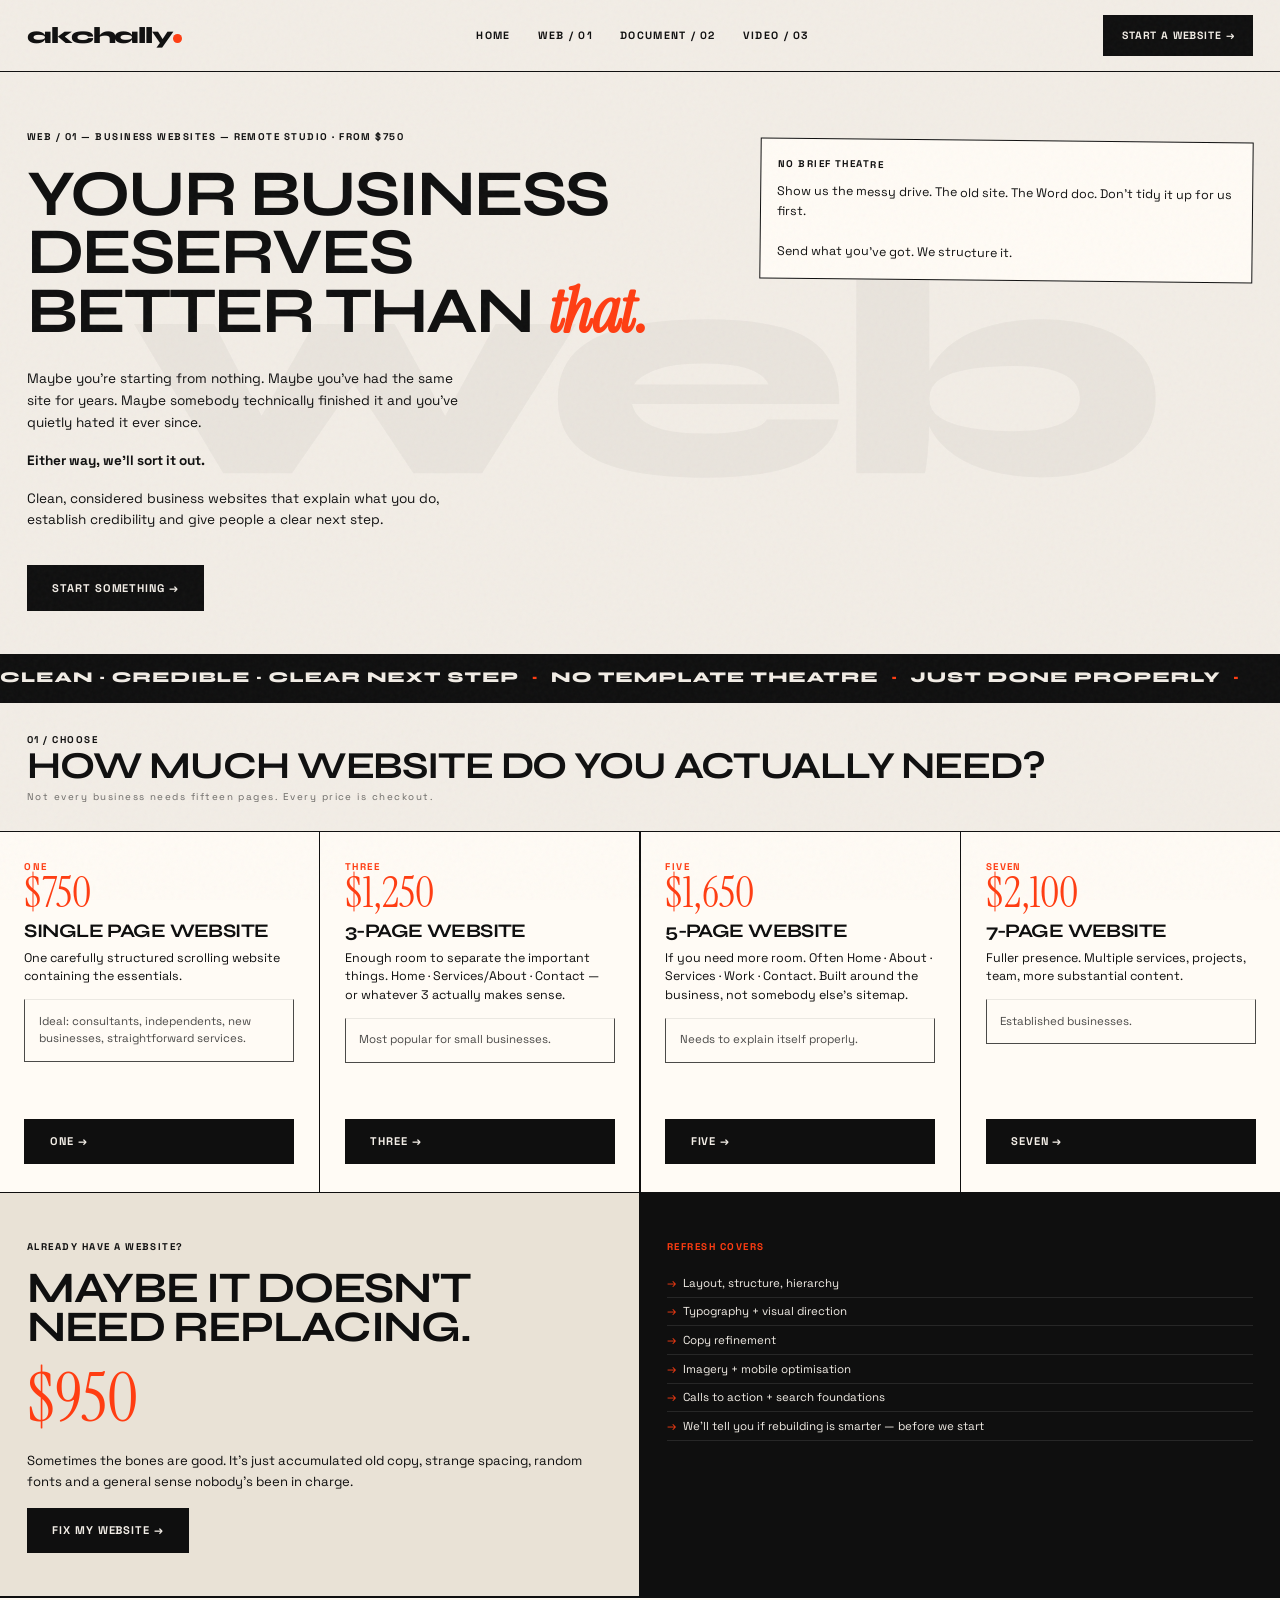
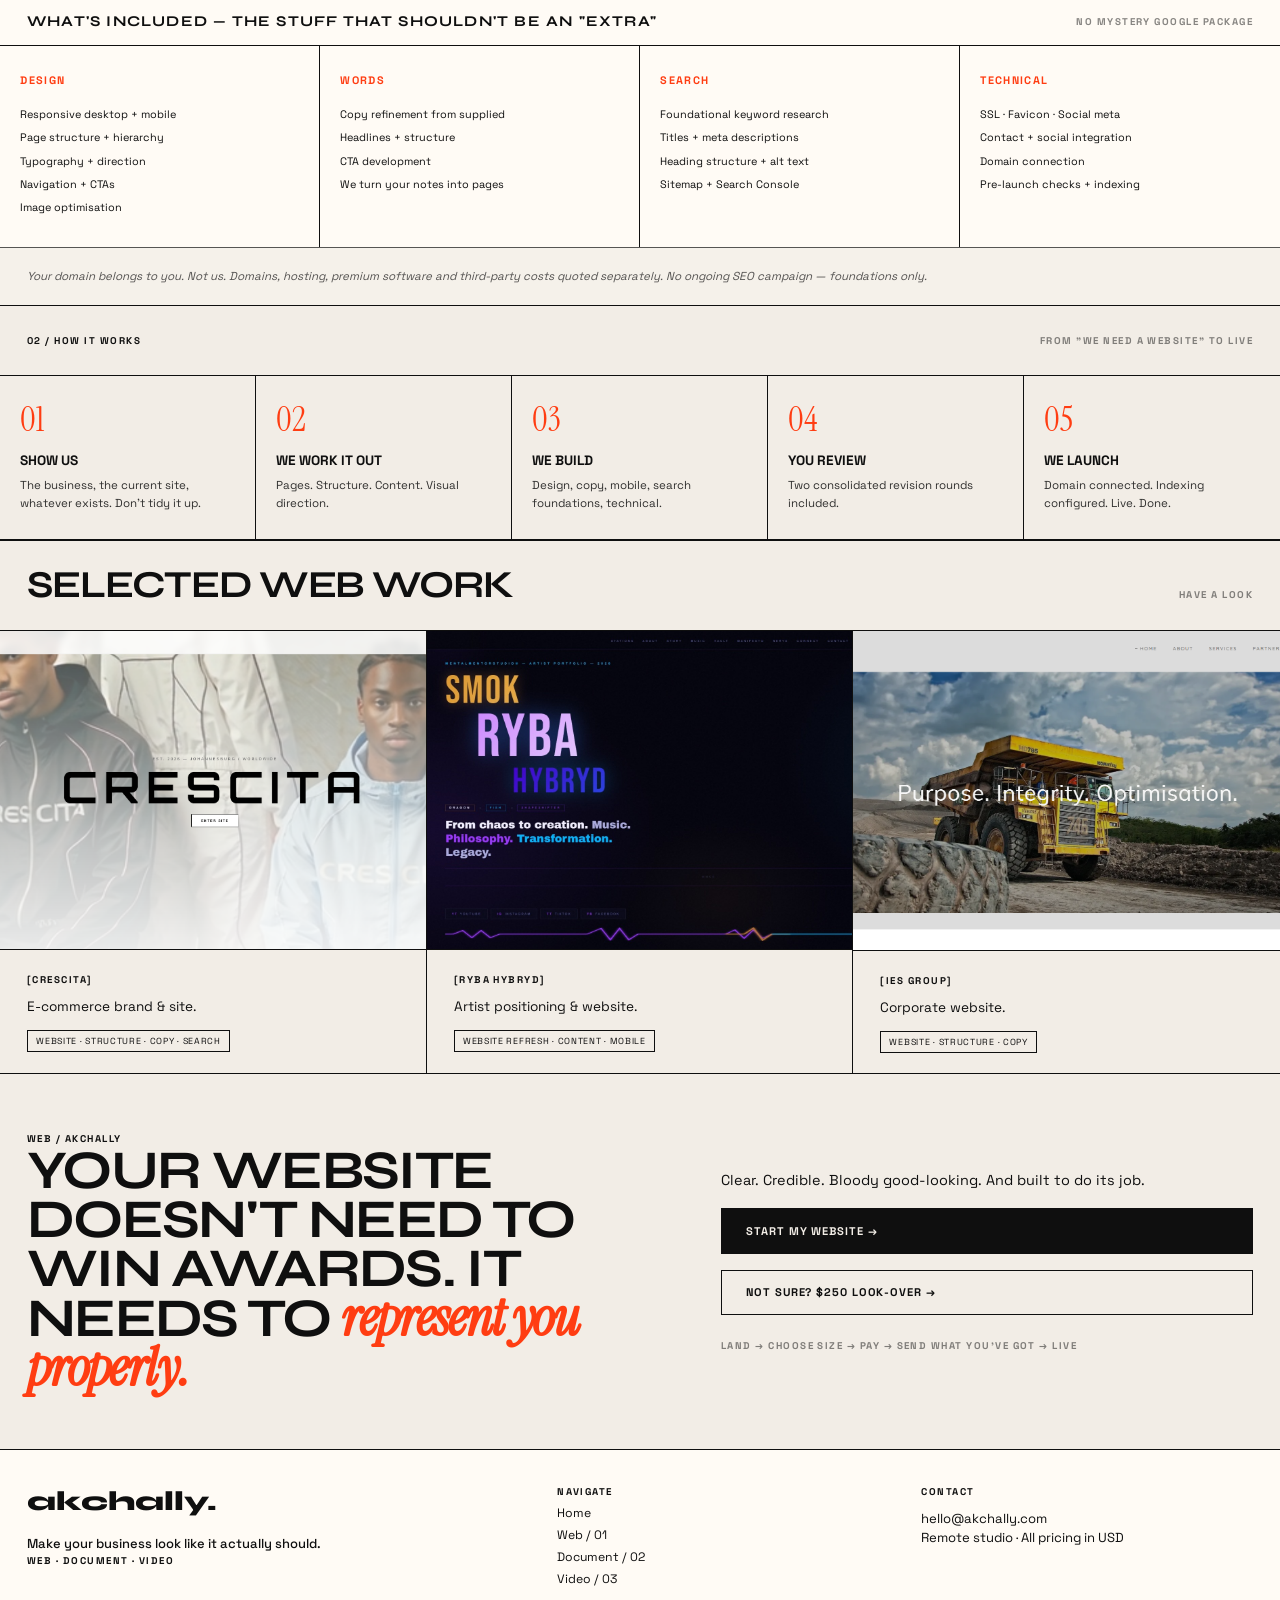
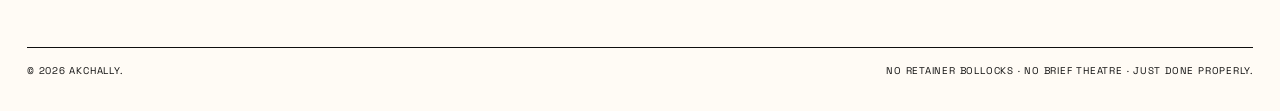
<file: web.html>
<!DOCTYPE html>
<html lang="en">
<head>
<meta charset="UTF-8">
<meta name="viewport" content="width=device-width, initial-scale=1.0">
<title>WEB / 01 — akchally.</title>
<link href="https://fonts.googleapis.com/css2?family=Syne:wght@600;700;800&family=Space+Grotesk:wght@400;500;700&family=Instrument+Serif:ital@0;1&display=swap" rel="stylesheet">
<style>
:root{
  --page-max: 1310px;
  --gutter: 27px;
  --bg: #F2EDE6;
  --fg: #0F0F0F;
  --orange: #FF3D12;
  --cream: #E9E2D6;
  --cream-2: #E9E2D6;
  --paper: #FFFBF5;
  --white: #FFFBF5;
}
*{margin:0;padding:0;box-sizing:border-box}
html{scroll-behavior:smooth}
body{background:var(--bg); color:var(--fg); font-family:'Space Grotesk', sans-serif; line-height:1.45; overflow-x:hidden; font-size:13px}
::selection{background:var(--orange); color:white}
body::before{content:""; position:fixed; inset:0; pointer-events:none; opacity:.035; z-index:9999; background-image:url("data:image/svg+xml,%3Csvg viewBox='0 0 256 256' xmlns='http://www.w3.org/2000/svg'%3E%3Cfilter id='noise'%3E%3CfeTurbulence type='fractalNoise' baseFrequency='0.9' numOctaves='4' stitchTiles='stitch'/%3E%3C/filter%3E%3Crect width='100%25' height='100%25' filter='url(%23noise)'/%3E%3C/svg%3E");}
h1,h2,h3{font-family:'Syne', sans-serif; text-transform:uppercase; line-height:.9; letter-spacing:-0.03em}
h1{ font-size: clamp(2.55rem, 5.1vw, 4.42rem) !important; }
.mono{font-size:0.612rem; letter-spacing:.15em; text-transform:uppercase; font-weight:700}
a{color:inherit; text-decoration:none}
.btn{display:inline-flex; align-items:center; gap:0.637rem; border:1.5px solid var(--fg); padding:0.85rem 1.53rem; font-weight:700; font-size:0.697rem; letter-spacing:.08em; text-transform:uppercase; transition:.25s ease; cursor:pointer}
.btn-black{background:var(--fg); color:var(--bg)}
.btn-black:hover{background:var(--orange); border-color:var(--orange); color:white; transform:translateY(-2px)}
.btn-ghost:hover{background:var(--fg); color:var(--bg); transform:translateY(-2px)}

nav, .hero, .sec-02, .cards, .sec-03-head, .lookover, .doover, .how-head, .steps, .philo, .work-head, .work-grid, .final, footer,
.hero-eyebrow, .hero-grid, .section-label, .what, .packages, .refresh, .included, .seo, .domain, .copy-sec, .process, .boundary, .faq{
  max-width: var(--page-max);
  margin-left:auto;
  margin-right:auto;
  width:100%;
}

nav{position:sticky; top:0; z-index:50; display:flex; justify-content:space-between; align-items:center; padding:0.935rem var(--gutter); background:rgba(242,237,230,.92); backdrop-filter:blur(10px); border-bottom:1.5px solid var(--fg);}
.logo{font-family:'Syne', sans-serif; font-weight:800; font-size:1.445rem; letter-spacing:-0.05em; line-height:1; text-transform:lowercase;}
.logo .dot{display:inline-block; width:.38em; height:.38em; background:var(--orange); border-radius:50%; margin-left:.05em;}
.nav-links{display:flex; gap:1.7rem; align-items:center}
.nav-links a{font-size:0.663rem; font-weight:700; letter-spacing:.12em; text-transform:uppercase; position:relative}
.nav-links a::after{content:""; position:absolute; bottom:-3.4px; left:0; width:0; height:1.5px; background:var(--fg); transition:.3s}
.nav-links a:hover::after{width:100%}
.hamburger{display:none; font-size:1.275rem; cursor:pointer}

.hero{padding:4.25vw var(--gutter) 3.4vw; border-bottom:1.5px solid var(--fg); position:relative; overflow:hidden; isolation:isolate}
.hero-top{display:flex; justify-content:space-between; align-items:flex-start; gap:5.1vw; position:relative; z-index:1}
.hero-left{flex:1.15}
.hero h1{max-width:13ch; margin-bottom:1.7rem}
.hero h1 .accent{color:var(--orange); font-family:'Instrument Serif', serif; font-style:italic; text-transform:lowercase; font-size:.95em; letter-spacing:-0.02em}
.hero-copy{max-width:48ch; font-size:0.85rem; line-height:1.6}
.hero-copy p{margin-bottom:1.02rem}
.hero-actions{margin-top:2.125rem; display:flex; gap:0.85rem; flex-wrap:wrap}
.hero-right{flex:.85; display:flex; flex-direction:column; gap:0.85rem; padding-top:0.85rem}
.hero-note{border:1.5px solid var(--fg); padding:1.02rem; background:var(--white); font-size:0.722rem; transform:rotate(.6deg)}
.big-bg-text{
  position:absolute; 
  top:52%; left:50%;
  transform:translate(-50%,-50%);
  font-family:'Syne', sans-serif; 
  font-size:clamp(10.2rem, 23.8vw, 25.5rem);
  line-height:.8; 
  font-weight:800; 
  color:var(--fg); 
  opacity:.035; 
  pointer-events:none; 
  text-transform:lowercase;
  z-index:0;
  white-space:nowrap;
  letter-spacing:-0.06em;
}

.marquee{
  border-top:1.5px solid var(--fg);
  border-bottom:1.5px solid var(--fg);
  overflow:hidden;
  white-space:nowrap;
  padding:0.765rem 0;
  background:var(--fg);
  color:var(--bg);
  width:100vw;
  max-width:100vw;
  margin-left:calc(50% - 50vw);
  margin-right:calc(50% - 50vw);
  display:block;
}
.marquee-inner{
  display:flex; 
  animation:marq 28s linear infinite; 
  gap:2.55rem; 
  width:max-content;
  will-change:transform;
  transform:translateZ(0);
  backface-visibility:hidden;
  -webkit-backface-visibility:hidden;
}
.marquee span{
  font-family:'Syne', sans-serif; 
  font-weight:800; 
  font-size:0.935rem; 
  letter-spacing:.08em; 
  text-transform:uppercase;
  -webkit-font-smoothing:antialiased;
  -moz-osx-font-smoothing:grayscale;
  text-rendering:geometricPrecision;
  transform:translateZ(0);
}
.marquee span i{color:var(--orange); font-style:normal; margin:0 0.425rem}
@keyframes marq{
  0%{transform:translate3d(0,0,0)}
  100%{transform:translate3d(-50%,0,0)}
}

.sec-02{display:grid; grid-template-columns:1.1fr .9fr; border-bottom:1.5px solid var(--fg)}
.sec-02-left{padding:3.4vw var(--gutter); border-right:1.5px solid var(--fg)}
.sec-02-left h2{font-size:clamp(1.87rem, 3.825vw, 3.4rem); max-width:10ch}
.sec-02-right{padding:3.4vw var(--gutter); display:flex; flex-direction:column; justify-content:center; gap:1.275rem; font-size:0.892rem; line-height:1.6}

.cards{display:grid; grid-template-columns:repeat(3,1fr); align-items:stretch; border-bottom:1.5px solid var(--fg)}
.card{padding:1.87rem 1.53rem; border-right:1.5px solid var(--fg); display:flex; flex-direction:column; min-height:527px; transition:.3s}
.card:last-child{border-right:none}
.card:hover{background:var(--white)}
.card-num{font-family:'Instrument Serif', serif; font-size:1.02rem; margin-bottom:1.53rem; display:flex; justify-content:space-between}
.card h3{font-size:clamp(1.36rem, 1.87vw, 1.87rem); margin-bottom:0.85rem; min-height:3.2em}
.card p{font-size:0.748rem; line-height:1.6; margin-bottom:0.85rem; opacity:.85}
.card ul{list-style:none; margin:1.02rem 0; display:flex; flex-direction:column; gap:0.297rem}
.card ul li{font-size:0.637rem; letter-spacing:.06em; text-transform:uppercase; display:flex; gap:0.51rem}
.card ul li::before{content:"→"; color:var(--orange)}
.card-foot{margin-top:auto; padding-top:2.125rem}
.price{font-family:'Syne', sans-serif; font-weight:800; font-size:0.85rem; margin-bottom:1.02rem}

.sec-03{border-bottom:1.5px solid var(--fg)}
.sec-03-head{padding:2.125vw var(--gutter); display:flex; justify-content:space-between; align-items:end; border-bottom:1.5px solid var(--fg)}
.sec-03-head h2{font-size:clamp(1.53rem, 2.975vw, 2.55rem)}

.lookover{background:var(--fg); color:var(--bg); display:grid; grid-template-columns:1.1fr .9fr; border-bottom:1.5px solid var(--fg)}
.look-left{padding:3.4vw var(--gutter); border-right:1.5px solid rgba(255,255,255,.15)}
.look-left .mono{color:var(--orange); margin-bottom:1.275rem; display:block}
.look-left h2{font-size:clamp(2.04rem, 3.825vw, 3.825rem); color:var(--bg); line-height:.9}
.look-right{padding:2.975vw var(--gutter)}
.look-grid{display:grid; grid-template-columns:1fr 1fr; gap:0.85rem; margin:1.275rem 0}
.look-item{border:1.5px solid rgba(255,255,255,.15); padding:0.85rem}

.doover{display:grid; grid-template-columns:.9fr 1.1fr; border-bottom:1.5px solid var(--fg); background:var(--cream-2)}
.doover-left{padding:3.4vw var(--gutter)}
.doover-left h2{font-size:clamp(1.87rem, 3.4vw, 3.23rem)}
.doover-right{padding:3.4vw var(--gutter); border-left:1.5px solid var(--fg)}
.big-price{display:flex; flex-direction:column; gap:0.255rem; margin:1.7rem 0; font-family:'Syne', sans-serif; font-weight:800; font-size:1.36rem}

.how{border-bottom:1.5px solid var(--fg)}
.how-head{padding:2.125vw var(--gutter); border-bottom:1.5px solid var(--fg); display:flex; justify-content:space-between; align-items:center}
.steps{display:grid; grid-template-columns:repeat(5,1fr)}
.step{padding:1.7rem 1.275rem; border-right:1.5px solid var(--fg)}
.step:last-child{border-right:none}
.step-num{font-family:'Syne', sans-serif; font-weight:800; margin-bottom:0.85rem}

.philo{padding:5.1vw var(--gutter); text-align:center; border-bottom:1.5px solid var(--fg)}
.philo p{font-family:'Syne', sans-serif; font-size:clamp(1.36rem, 2.55vw, 2.38rem); line-height:1.05; max-width:22ch; margin:0 auto}

.work-head{padding:2.125vw var(--gutter); display:flex; justify-content:space-between; align-items:end; border-bottom:1.5px solid var(--fg)}
.work-grid{display:grid; grid-template-columns:repeat(3,1fr); border-bottom:1.5px solid var(--fg)}
.work-card{border-right:1.5px solid var(--fg); display:flex; flex-direction:column}
.work-card:last-child{border-right:none}
.work-img{aspect-ratio:4/3; background:#111; position:relative; overflow:hidden; border-bottom:1.5px solid var(--fg)}
.work-info{padding:1.275rem var(--gutter)}

.final{padding:4.25vw var(--gutter); display:grid; grid-template-columns:1.1fr .9fr; gap:3.4vw; border-bottom:1.5px solid var(--fg)}
.final h2{font-size:clamp(2.125rem, 4.25vw, 4.25rem); line-height:.9}

footer{padding:2.55vw var(--gutter); display:grid; grid-template-columns:1.5fr 1fr 1fr; gap:2.55vw; background:var(--white)}
footer a{display:block; margin:0.255rem 0; font-size:0.765rem}
.foot-logo{font-family:'Syne', sans-serif; font-weight:800; font-size:1.7rem; text-transform:lowercase}
.foot-bottom{grid-column:1 / -1; border-top:1.5px solid var(--fg); margin-top:1.7vw; padding-top:1.275vw; display:flex; justify-content:space-between; font-size:0.612rem; letter-spacing:.08em; text-transform:uppercase; flex-wrap:wrap; gap:0.85rem}

/* WEB.HTML + DOC + VIDEO + LOOKOVER */
.hero-eyebrow{display:flex; justify-content:space-between; gap:1.7rem; margin-bottom:1.275rem; opacity:.6; flex-wrap:wrap}
.hero-grid{display:grid; grid-template-columns:1.2fr .8fr; gap:3.4vw; margin-top:1.7rem}
.hero-sub p{margin-bottom:0.68rem; font-size:0.85rem; line-height:1.6}
.hero-price{font-family:'Syne', sans-serif; font-weight:800; font-size:1.36rem; margin:1.7rem 0}
.hero-price span{display:block; font-family:'Instrument Serif', serif; font-size:0.85rem; font-weight:400; opacity:.6; letter-spacing:.1em; text-transform:uppercase}

.section-label{padding:1.02rem var(--gutter); border-top:1.5px solid var(--fg); border-bottom:1.5px solid var(--fg); background:var(--white); display:flex; justify-content:space-between; align-items:center}
.section-label h2{font-size:0.935rem; letter-spacing:.08em}
.what{display:grid; grid-template-columns:.9fr 1.1fr; border-bottom:1.5px solid var(--fg)}
.what-left{padding:3.4vw var(--gutter); border-right:1.5px solid var(--fg)}
.what-left h3{font-size:clamp(1.7rem,2.975vw,2.55rem); max-width:12ch}
.what-right{padding:3.4vw var(--gutter); display:flex; flex-direction:column; gap:0.85rem; line-height:1.6}
.what-right ul{list-style:none; margin:0.85rem 0}
.what-right li{padding:0.255rem 0; border-bottom:1px solid rgba(0,0,0,.08); font-size:0.765rem}
.what-right li::before{content:"→"; color:var(--orange); margin-right:0.425rem}

.packages{border-bottom:1.5px solid var(--fg)}
.package-row{display:grid; grid-template-columns:.9fr 1.1fr; border-bottom:1.5px solid var(--fg); background:var(--bg)}
.package-row:last-child{border-bottom:none}
.pkg-big{padding:2.55vw var(--gutter); border-right:1.5px solid var(--fg); background:var(--paper); display:flex; flex-direction:column; justify-content:space-between}
.pkg-big h3{font-size:clamp(2.125rem,4.25vw,3.825rem); line-height:.85}
.pkg-big h3 span{display:block; font-family:'Space Grotesk', sans-serif; font-size:0.765rem; font-weight:700; letter-spacing:.12em; margin-top:0.51rem; opacity:.6}
.from{margin-top:1.7rem; font-family:'Syne', sans-serif; font-weight:800; font-size:0.85rem}
.from b{display:block; font-family:'Space Grotesk', sans-serif; font-size:0.68rem; font-weight:400; letter-spacing:.05em; margin-top:0.255rem; opacity:.7; text-transform:none}
.pkg-details{padding:2.55vw var(--gutter); background:var(--bg)}
.pkg-details h4{font-size:1.02rem; margin-bottom:0.85rem; max-width:28ch; line-height:1.3}
.pkg-details p{margin-bottom:0.68rem; line-height:1.6; font-size:0.807rem}
.ideal{border:1.5px solid var(--fg); padding:0.85rem; margin:1.275rem 0; background:var(--white)}
.ideal b{font-size:0.637rem; letter-spacing:.1em; text-transform:uppercase}
.ideal p{font-size:0.722rem; margin-top:0.255rem; line-height:1.4}
.pkg-list{list-style:none; columns:2; column-gap:1.7rem; margin:0.85rem 0}
.pkg-list li{font-size:0.68rem; padding:0.212rem 0; display:flex; gap:0.34rem}
.pkg-list li::before{content:"→"; color:var(--orange)}
.pkg-cta{margin-top:1.7rem}

.refresh{display:grid; grid-template-columns:1fr 1fr; border-bottom:1.5px solid var(--fg); background:var(--cream)}
.refresh-left{padding:3.4vw var(--gutter); border-right:1.5px solid var(--fg)}
.refresh-left h2{font-size:clamp(1.7rem,3.4vw,2.975rem); margin-top:0.85rem}
.refresh-price{font-family:'Instrument Serif', serif; font-size:4.25rem; color:var(--orange); margin:1.275rem 0; line-height:.9}
.refresh-right{padding:3.4vw var(--gutter); background:var(--fg); color:var(--bg)}
.refresh-list{list-style:none; margin:0.85rem 0}
.refresh-list li{padding:0.34rem 0; font-size:0.722rem; border-bottom:1px solid rgba(255,255,255,.1)}
.refresh-list li::before{content:"→"; color:var(--orange); margin-right:0.425rem}

.included{border-bottom:1.5px solid var(--fg); background:var(--white)}
.included-grid{display:grid; grid-template-columns:repeat(4,1fr); gap:0}
.inc-col{padding:1.7rem 1.275rem; border-right:1.5px solid var(--fg)}
.inc-col:last-child{border-right:none}
.inc-col h4{font-size:0.68rem; letter-spacing:.12em; margin-bottom:0.85rem; color:var(--orange)}
.inc-col ul{list-style:none}
.inc-col li{font-size:0.68rem; padding:0.255rem 0; line-height:1.4}
.inc-note{grid-column:1 / -1; padding:1.275rem var(--gutter); border-top:1.5px solid var(--fg); font-size:0.722rem; font-style:italic; opacity:.7; background:var(--bg)}

.seo{display:grid; grid-template-columns:1fr 1fr; border-bottom:1.5px solid var(--fg)}
.seo-left{padding:3.4vw var(--gutter); border-right:1.5px solid var(--fg)}
.seo-right{padding:3.4vw var(--gutter); background:var(--paper)}
.seo-right ul{list-style:none; margin-top:0.85rem}
.seo-right li{padding:0.34rem 0; font-size:0.765rem; border-bottom:1px solid rgba(0,0,0,.08)}
.seo-right li::before{content:"✕"; color:var(--orange); margin-right:0.425rem; font-weight:700}

.domain{display:grid; grid-template-columns:1fr 1fr; border-bottom:1.5px solid var(--fg); background:var(--bg)}
.domain > div{padding:3.4vw var(--gutter)}
.domain > div:first-child{border-right:1.5px solid var(--fg)}
.highlight{border:1.5px solid var(--fg); padding:0.85rem; margin-top:1.275rem; background:var(--orange); color:white; font-weight:700; font-size:0.765rem; transform:rotate(-.5deg)}

.copy-sec{display:grid; grid-template-columns:.9fr 1.1fr; border-bottom:1.5px solid var(--fg)}
.copy-sec > div{padding:3.4vw var(--gutter)}
.copy-sec > div:first-child{border-right:1.5px solid var(--fg)}
.copy-sec ul{list-style:none; margin:0.85rem 0}
.copy-sec li{padding:0.297rem 0; font-size:0.765rem}
.copy-sec li::before{content:"→"; color:var(--orange); margin-right:0.425rem}

.process{border-bottom:1.5px solid var(--fg)}
.process-steps{display:grid; grid-template-columns:repeat(5,1fr)}
.pstep{padding:2.125vw 1.275rem; border-right:1.5px solid var(--fg); border-bottom:1.5px solid var(--fg)}
.pstep:last-child{border-right:none}
.pstep-num{font-family:'Instrument Serif', serif; font-size:2.125rem; color:var(--orange); line-height:1; margin-bottom:0.85rem}
.pstep h4{font-size:0.85rem; margin-bottom:0.425rem}
.pstep p{font-size:0.722rem; line-height:1.5; opacity:.85}

.boundary{display:grid; grid-template-columns:1fr 1fr; border-bottom:1.5px solid var(--fg)}
.bound-col{padding:3.4vw var(--gutter)}
.bound-col:first-child{border-right:1.5px solid var(--fg)}
.bound-col ul{list-style:none; margin-top:0.85rem}
.bound-col li{padding:0.297rem 0; font-size:0.765rem}
.bound-col li::before{content:"→"; color:var(--orange); margin-right:0.425rem}

.faq{padding:3.4vw var(--gutter); border-bottom:1.5px solid var(--fg); background:var(--cream)}
.faq-grid{display:grid; grid-template-columns:1fr 1fr; gap:1.7rem 3.4vw; margin-top:1.7rem}
.faq-item{padding-bottom:1.275rem; border-bottom:1px solid rgba(0,0,0,.12)}
.faq-item b{display:block; font-family:'Syne', sans-serif; text-transform:uppercase; margin-bottom:0.34rem; font-size:0.807rem}
.faq-item p{font-size:0.765rem; opacity:.8; line-height:1.5}

@media(max-width:833px){
  .nav-links{display:none}
  .hamburger{display:block}
  .hero-top, .sec-02, .lookover, .doover, .final, footer, .what, .package-row, .refresh, .seo, .domain, .copy-sec, .boundary{grid-template-columns:1fr}
  .cards, .steps, .work-grid, .included-grid, .process-steps, .faq-grid{grid-template-columns:1fr}
  .card, .step, .work-card, .inc-col{border-right:none; border-bottom:1.5px solid var(--fg); min-height:auto}
  .big-bg-text{display:none}
  .hero-grid{grid-template-columns:1fr}
  .pkg-big{border-right:none; border-bottom:1.5px solid var(--fg)}
  .pkg-list{columns:1}
  .section-label{flex-direction:column; align-items:flex-start; gap:0.425rem}
}


/* ===== DOCUMENT.HTML STYLES ===== */
.big-watermark{position:absolute; top:52%; left:50%; transform:translate(-50%,-50%); font-family:'Syne', sans-serif; font-size:clamp(10.2rem, 23.8vw, 25.5rem); line-height:.8; font-weight:800; color:var(--fg); opacity:.035; pointer-events:none; text-transform:lowercase; z-index:0; white-space:nowrap; letter-spacing:-0.06em;}
.two-head{padding:1.7vw var(--gutter); display:flex; justify-content:space-between; align-items:end; border-top:1.5px solid var(--fg); border-bottom:1.5px solid var(--fg); background:var(--white); max-width: var(--page-max); margin:0 auto; width:100%}
.two-ways{border-bottom:1.5px solid var(--fg); max-width: var(--page-max); margin:0 auto; width:100%}
.split{display:grid; grid-template-columns:1fr 1fr; min-height:60vh}
.split-left, .split-right{padding:3.4vw var(--gutter); display:flex; flex-direction:column; gap:0.85rem}
.split-left{border-right:1.5px solid var(--fg); background:var(--paper)}
.split-right{background:var(--bg)}
.split-label{font-size:0.612rem; letter-spacing:.15em; text-transform:uppercase; font-weight:700; opacity:.6; margin-bottom:0.425rem; display:block}
.split h3{font-size:clamp(1.7rem,2.975vw,2.72rem); line-height:.9; margin-bottom:0.85rem}
.split h3 i{font-family:'Instrument Serif', serif; color:var(--orange); text-transform:none}
.split p{line-height:1.6; font-size:0.807rem; margin-bottom:0.51rem}
.pricing{margin:1.275rem 0; border-top:1.5px solid var(--fg); border-bottom:1.5px solid var(--fg)}
.price-row{display:flex; justify-content:space-between; gap:0.85rem; padding:0.595rem 0; border-bottom:1px solid rgba(0,0,0,.08); font-size:0.722rem}
.price-row:last-child{border-bottom:none}
.price-row b{font-family:'Syne', sans-serif; white-space:nowrap}

.what-make{padding:3.4vw var(--gutter); border-bottom:1.5px solid var(--fg); background:var(--white); max-width: var(--page-max); margin:0 auto; width:100%}
.what-make h2{font-size:clamp(1.7rem,3.4vw,2.975rem); margin-top:0.85rem; max-width:18ch}
.doc-grid{display:grid; grid-template-columns:repeat(3,1fr); gap:1.5px; background:var(--fg); border:1.5px solid var(--fg); margin-top:1.7rem}
.doc-card{background:var(--bg); padding:1.7rem 1.275rem; min-height:238px}
.doc-card h4{font-size:0.85rem; letter-spacing:.06em; text-transform:uppercase; margin-bottom:0.68rem}
.doc-card p{font-size:0.765rem; line-height:1.5; opacity:.85}

.real-problem{display:grid; grid-template-columns:.9fr 1.1fr; border-bottom:1.5px solid var(--fg); max-width: var(--page-max); margin:0 auto; width:100%}
.real-left{padding:3.4vw var(--gutter); border-right:1.5px solid var(--fg)}
.real-right{padding:3.4vw var(--gutter); display:flex; flex-direction:column; gap:0.85rem}
.real-right ul{list-style:none; margin:0.85rem 0}
.real-right li{padding:0.297rem 0; font-size:0.765rem}
.real-right li::before{content:"→"; color:var(--orange); margin-right:0.425rem}

.giant-statement{padding:6.8vw var(--gutter); text-align:center; border-bottom:1.5px solid var(--fg); background:var(--fg); color:var(--bg); max-width: var(--page-max); margin:0 auto; width:100%}
.giant-statement p{font-family:'Syne', sans-serif; font-size:clamp(1.7rem,4.25vw,3.825rem); line-height:.9; max-width:16ch; margin:0 auto}
.giant-statement i{color:var(--orange); font-family:'Instrument Serif', serif; text-transform:none}

.what-we-do{display:grid; grid-template-columns:repeat(4,1fr); border-bottom:1.5px solid var(--fg); max-width: var(--page-max); margin:0 auto; width:100%}
.wwd-col{padding:2.125vw 1.275rem; border-right:1.5px solid var(--fg)}
.wwd-col:last-child{border-right:none}
.wwd-col h4{font-size:0.68rem; letter-spacing:.12em; margin-bottom:0.85rem; color:var(--orange)}
.wwd-col ul{list-style:none}
.wwd-col li{font-size:0.68rem; padding:0.212rem 0; line-height:1.4}

.mess{display:grid; grid-template-columns:1fr 1fr; border-bottom:1.5px solid var(--fg); max-width: var(--page-max); margin:0 auto; width:100%}
.mess-left, .mess-right{padding:3.4vw var(--gutter)}
.mess-left{border-right:1.5px solid var(--fg); background:var(--paper)}
.mess-right{background:var(--cream)}
.mess h3{font-size:clamp(1.36rem,2.38vw,2.04rem); margin-bottom:0.85rem}
.mess ul{list-style:none; margin:0.85rem 0}
.mess li{padding:0.255rem 0; font-size:0.765rem}
.mess li::before{content:"→"; color:var(--orange); margin-right:0.425rem}

.tidy{display:grid; grid-template-columns:.9fr 1.1fr; border-bottom:1.5px solid var(--fg); max-width: var(--page-max); margin:0 auto; width:100%; background:var(--white)}
.tidy-left{padding:3.4vw var(--gutter); border-right:1.5px solid var(--fg)}
.tidy-price{font-family:'Instrument Serif', serif; font-size:4.25rem; color:var(--orange); margin:0.85rem 0; line-height:.9}
.tidy-right{padding:3.4vw var(--gutter); background:var(--fg); color:var(--bg)}
.tidy-grid{display:flex; flex-wrap:wrap; gap:0.425rem; margin:1.275rem 0}
.tidy-tag{border:1px solid rgba(255,255,255,.2); padding:0.34rem 0.68rem; font-size:0.637rem; letter-spacing:.08em; text-transform:uppercase}

.receive{display:grid; grid-template-columns:1fr 1fr; border-bottom:1.5px solid var(--fg); max-width: var(--page-max); margin:0 auto; width:100%}
.rec-col{padding:3.4vw var(--gutter)}
.rec-col:first-child{border-right:1.5px solid var(--fg)}
.rec-col ul{list-style:none; margin:0.85rem 0}
.rec-col li{padding:0.297rem 0; font-size:0.765rem}
.rec-col li::before{content:"→"; color:var(--orange); margin-right:0.425rem}

.work{border-bottom:1.5px solid var(--fg); max-width: var(--page-max); margin:0 auto; width:100%}
.work-spread{aspect-ratio:16/11; background:#111; border-bottom:1.5px solid var(--fg)}
.work-meta{display:flex; flex-wrap:wrap; gap:0.425rem; margin-top:0.85rem}
.work-meta span{border:1px solid var(--fg); padding:0.212rem 0.51rem; font-size:0.552rem; letter-spacing:.08em; text-transform:uppercase}

.hero-cta{display:flex; gap:0.85rem; align-items:center; margin-top:1.7rem; flex-wrap:wrap}
.btn-orange{background:var(--orange); border-color:var(--orange); color:white}
.btn-orange:hover{background:var(--fg); border-color:var(--fg)}

@media(max-width:833px){
  .split, .mess, .tidy, .receive, .real-problem, .what-we-do, .doc-grid{grid-template-columns:1fr}
  .split-left{border-right:none; border-bottom:1.5px solid var(--fg)}
  .wwd-col{border-right:none; border-bottom:1.5px solid var(--fg)}
  .mess-left{border-right:none; border-bottom:1.5px solid var(--fg)}
  .rec-col:first-child{border-right:none; border-bottom:1.5px solid var(--fg)}
  .real-left{border-right:none; border-bottom:1.5px solid var(--fg)}
  .tidy-left{border-right:none; border-bottom:1.5px solid var(--fg)}
}


/* ===== VIDEO.HTML STYLES ===== */
.crop-marks{position:absolute; top:0.85rem; left:var(--gutter); right:var(--gutter); display:flex; justify-content:space-between; font-size:0.552rem; letter-spacing:.15em; opacity:.4; text-transform:uppercase; font-family:monospace; z-index:2}
.reel{background:var(--fg); color:var(--bg); border-bottom:1.5px solid var(--fg); overflow:hidden; padding:0.51rem 0; max-width:85vw; width:100%}
.reel-track{display:flex; gap:1.7rem; animation:reel 30s linear infinite; width:max-content}
.reel-item{font-size:0.637rem; letter-spacing:.1em; text-transform:uppercase; border:1px solid rgba(255,255,255,.15); padding:0.34rem 0.68rem; white-space:nowrap; position:relative}
.reel-item::after{content:attr(data-time); margin-left:0.68rem; opacity:.5; font-size:0.552rem}
@keyframes reel{0%{transform:translateX(0)}100%{transform:translateX(-50%)}}

.pricing{border-bottom:1.5px solid var(--fg); background:var(--bg); max-width:var(--page-max); margin:0 auto; width:100%}
.pricing-head{padding:2.125vw var(--gutter); display:flex; justify-content:space-between; align-items:end; border-bottom:1.5px solid var(--fg)}
.pricing-grid{display:grid; grid-template-columns:repeat(3,1fr); gap:1.5px; background:var(--fg); border-bottom:1.5px solid var(--fg)}
.price-card{background:var(--paper); padding:2.125vw 1.53rem; display:flex; flex-direction:column; gap:0.68rem; min-height:306px}
.price-card h4{font-size:1.02rem; text-transform:uppercase}
.price-card .from{font-family:'Syne', sans-serif; font-weight:800; font-size:0.935rem; margin:0.425rem 0}
.price-card p{font-size:0.722rem; line-height:1.5; opacity:.85}

.timeline{display:grid; grid-template-columns:.9fr 1.1fr; border-bottom:1.5px solid var(--fg); max-width:var(--page-max); margin:0 auto; width:100%}
.timeline > div{padding:3.4vw var(--gutter)}
.timeline > div:first-child{border-right:1.5px solid var(--fg)}
.timeline ul{list-style:none; margin:0.85rem 0}
.timeline li{padding:0.297rem 0; font-size:0.765rem}
.timeline li::before{content:"→"; color:var(--orange); margin-right:0.425rem}

.triple{display:grid; grid-template-columns:repeat(3,1fr); border-bottom:1.5px solid var(--fg); max-width:var(--page-max); margin:0 auto; width:100%}
.tri-col{padding:2.55vw 1.53rem; border-right:1.5px solid var(--fg)}
.tri-col:last-child{border-right:none}
.tri-col.highlight{background:var(--orange); color:white}
.tri-col h4{font-size:0.85rem; margin-bottom:0.68rem; text-transform:uppercase}
.tri-col ul{list-style:none; margin:0.85rem 0}
.tri-col li{padding:0.255rem 0; font-size:0.722rem; line-height:1.4}
.tri-col li::before{content:"→"; color:var(--orange); margin-right:0.425rem}
.tri-col.highlight li::before{color:white}

.webvideo{display:grid; grid-template-columns:.9fr 1.1fr; border-bottom:1.5px solid var(--fg); background:var(--cream); max-width:var(--page-max); margin:0 auto; width:100%}
.webvideo > div{padding:3.4vw var(--gutter)}
.webvideo > div:first-child{border-right:1.5px solid var(--fg)}
.webvideo ul{list-style:none; margin:0.85rem 0}
.webvideo li{padding:0.297rem 0; font-size:0.765rem}
.webvideo li::before{content:"→"; color:var(--orange); margin-right:0.425rem}

.source{display:grid; grid-template-columns:.9fr 1.1fr; border-bottom:1.5px solid var(--fg); background:var(--paper); max-width:var(--page-max); margin:0 auto; width:100%}
.source > div{padding:3.4vw var(--gutter)}
.source > div:first-child{border-right:1.5px solid var(--fg)}
.file-list{display:flex; flex-wrap:wrap; gap:0.425rem; margin:1.275rem 0}
.file-tag{border:1.5px solid var(--fg); padding:0.34rem 0.68rem; font-size:0.637rem; letter-spacing:.06em; text-transform:uppercase; background:var(--white)}
.file-tag.final{background:var(--fg); color:var(--bg); transform:rotate(.5deg)}

.bound{display:grid; grid-template-columns:1fr 1fr; border-bottom:1.5px solid var(--fg); max-width:var(--page-max); margin:0 auto; width:100%}
.b-col{padding:3.4vw var(--gutter)}
.b-col:first-child{border-right:1.5px solid var(--fg)}
.b-col ul{list-style:none; margin:0.85rem 0}
.b-col li{padding:0.297rem 0; font-size:0.765rem}
.b-col li::before{content:"→"; color:var(--orange); margin-right:0.425rem}

.work-embed{aspect-ratio:16/9; background:#111; border-bottom:1.5px solid var(--fg); display:grid; place-items:center; color:#555; font-size:0.68rem; letter-spacing:.1em; text-transform:uppercase}

.concept-line{border:1.5px solid var(--fg); padding:0.85rem; margin-top:1.275rem; font-size:0.68rem; letter-spacing:.08em; text-transform:uppercase; font-weight:700; background:var(--white)}
.split-num{font-family:'Instrument Serif', serif; font-size:2.55rem; color:var(--fg); opacity:.3; line-height:1; margin-bottom:0.85rem}

@media(max-width:833px){
  .pricing-grid, .timeline, .triple, .webvideo, .source, .bound{grid-template-columns:1fr}
  .tri-col, .timeline > div:first-child, .webvideo > div:first-child, .source > div:first-child, .b-col:first-child{border-right:none; border-bottom:1.5px solid var(--fg)}
  .price-card{border-bottom:1.5px solid var(--fg)}
}


/* ===== LOOKOVER.HTML STYLES ===== */
.looking{display:grid; grid-template-columns:.9fr 1.1fr; border-bottom:1.5px solid var(--fg); max-width:var(--page-max); margin:0 auto; width:100%}
.looking > div{padding:3.4vw var(--gutter)}
.looking > div:first-child{border-right:1.5px solid var(--fg)}
.looking ul{list-style:none; margin:0.85rem 0; columns:2; column-gap:1.7rem}
.looking li{padding:0.255rem 0; font-size:0.722rem}
.looking li::before{content:"→"; color:var(--orange); margin-right:0.425rem}

.output-intro{padding:2.125vw var(--gutter); display:flex; justify-content:space-between; align-items:end; border-bottom:1.5px solid var(--fg); background:var(--white); max-width:var(--page-max); margin:0 auto; width:100%}
.output-block{border-bottom:1.5px solid var(--fg); padding:4.25vw var(--gutter); display:grid; grid-template-columns:.45fr .55fr; gap:3.4vw; min-height:36vh; align-items:center; max-width:var(--page-max); margin:0 auto; width:100%}
.output-block h3{font-size:clamp(3.4rem,8.5vw,9.35rem); line-height:.85; letter-spacing:-.07em}
.output-block .desc h4{font-size:1.275rem; margin-bottom:0.51rem}
.output-block .desc p{font-size:0.85rem; line-height:1.5; opacity:.85}
.output-block.keep{background:var(--white); color:var(--fg)}
.output-block.fix{background:var(--orange); color:white}
.output-block.inconsistent{background:var(--fg); color:var(--bg)}
.output-block.missing{background:#2A0C07; color:var(--paper)}
.output-block.fixfirst{background:#5A2E1A; color:var(--paper); border-bottom-color:var(--fg)}

.why{background:var(--fg); color:var(--bg); padding:5.1vw var(--gutter); display:grid; grid-template-columns:1fr 1fr; gap:3.4vw; border-bottom:1.5px solid var(--fg); max-width:var(--page-max); margin:0 auto; width:100%}
.why h2{font-size:clamp(2.125rem,4.675vw,4.675rem); line-height:.9; color:var(--bg)}
.why h2 i{font-family:'Instrument Serif', serif; color:var(--orange); text-transform:none; display:block; font-size:.95em; margin-top:0.425rem}
.why p{line-height:1.6; margin-bottom:0.85rem; opacity:.85}

.next{display:grid; grid-template-columns:1fr 1fr; border-bottom:1.5px solid var(--fg); max-width:var(--page-max); margin:0 auto; width:100%}
.next-left{padding:3.4vw var(--gutter); background:var(--cream); border-right:1.5px solid var(--fg)}
.next-right{padding:3.4vw var(--gutter); background:var(--fg); color:var(--bg)}
.next-right h3{color:var(--paper)}
.next ul{list-style:none; margin-top:0.85rem}
.next li{padding:0.34rem 0; font-size:0.765rem}

.doover{background:var(--orange); color:white; padding:4.25vw var(--gutter); display:grid; grid-template-columns:.9fr 1.1fr; gap:3.4vw; border-bottom:1.5px solid var(--fg); max-width:var(--page-max); margin:0 auto; width:100%}
.doover h2{font-size:clamp(2.125rem,4.25vw,3.825rem); color:white}
.doover-price{font-family:'Instrument Serif', serif; font-size:5.1rem; line-height:.9; margin:1.275rem 0}
.doover ul{list-style:none; columns:2; margin-top:0.85rem}
.doover li{padding:0.34rem 0; font-size:0.722rem}

.examples{padding:3.4vw var(--gutter); background:var(--paper); border-bottom:1.5px solid var(--fg); max-width:var(--page-max); margin:0 auto; width:100%}
.examples-head{display:flex; justify-content:space-between; align-items:end; margin-bottom:2.55vw}
.ex-grid{display:grid; grid-template-columns:repeat(3,1fr); gap:1.5px; background:var(--fg); border:1.5px solid var(--fg)}
.ex-card{background:var(--white); padding:1.7vw}
.ex-card h4{font-size:0.765rem; letter-spacing:.1em; margin-bottom:0.85rem; color:var(--orange)}
.ex-card .line{padding:0.51rem 0; border-bottom:1px solid rgba(0,0,0,.08); font-size:0.722rem; display:flex; justify-content:space-between}
.ex-card .line b{font-family:'Syne', sans-serif; text-transform:uppercase; font-size:0.637rem}
.ex-card .rec{margin-top:1.275rem; background:var(--cream); border:1.5px solid var(--fg); padding:0.85rem; font-size:0.722rem; line-height:1.5}

.whyprice{background:var(--fg); color:var(--bg); padding:4.25vw var(--gutter); display:grid; grid-template-columns:1fr 1fr; gap:3.4vw; border-bottom:1.5px solid var(--fg); max-width:var(--page-max); margin:0 auto; width:100%}
.whyprice h2{font-size:clamp(2.125rem,4.25vw,3.825rem); color:var(--bg)}

.how{border-bottom:1.5px solid var(--fg); max-width:var(--page-max); margin:0 auto; width:100%}
.how-head{padding:2.125vw var(--gutter); border-bottom:1.5px solid var(--fg); display:flex; justify-content:space-between; align-items:center}
.good-fit{list-style:none; margin:0.85rem 0}
.good-fit li{padding:0.425rem 0; font-style:italic; font-size:0.807rem; border-bottom:1px solid rgba(0,0,0,.08)}
.good-fit li::before{content:"“"; font-family:'Instrument Serif', serif; font-size:1.02rem; color:var(--orange); margin-right:0.255rem}

@media(max-width:833px){
  .looking, .why, .next, .doover, .whyprice, .output-block{grid-template-columns:1fr}
  .looking > div:first-child, .next-left, .looking ul{border-right:none; border-bottom:1.5px solid var(--fg); columns:1}
  .output-block h3{font-size:15.3vw}
  .ex-grid{grid-template-columns:1fr}
}


/* Image support for work cards - FIXED no blow-up */
.work-grid{grid-template-columns:repeat(3, minmax(0, 1fr))}
.work-card{min-width:0}
.work-img{
  aspect-ratio:4/3; 
  background:#111; 
  overflow:hidden; 
  position:relative; 
  border-bottom:1.5px solid var(--fg);
  display:block;
}
.work-img img, .work-spread img, .work-embed img{
  width:100%; 
  height:100%; 
  object-fit:cover; 
  object-position:center center; 
  display:block;
}
/* If your source image is portrait and looks blown up, change to this: */
/* .work-img img{object-fit:contain; background:#111} */

/* ===== NEW SIMPLIFIED DOCUMENT PAGE ADDITIONS ===== */
.choose-grid{display:grid; grid-template-columns:1fr 1fr; border-bottom:1.5px solid var(--fg); max-width:var(--page-max); margin:0 auto; width:100%}
.choose-col{padding:0; border-right:1.5px solid var(--fg); display:flex; flex-direction:column}
.choose-col:last-child{border-right:none}
.choose-head{padding:2.5vw var(--gutter) 1.5vw; border-bottom:1.5px solid var(--fg); background:var(--paper)}
.choose-head h3{font-size:clamp(1.4rem,2.2vw,1.9rem); line-height:.9; margin-top:.4rem}
.choose-head p{font-size:.78rem; opacity:.7; margin-top:.6rem; line-height:1.5; max-width:36ch}
.choose-prices{display:flex; flex-direction:column}
.price-btn{display:flex; justify-content:space-between; align-items:center; padding:1.2vw var(--gutter); border-bottom:1.5px solid var(--fg); font-family:'Syne',sans-serif; font-weight:700; font-size:.85rem; text-transform:uppercase; transition:.2s; background:var(--white); cursor:pointer}
.price-btn:last-child{border-bottom:none}
.price-btn .left small{display:block; font-family:'Space Grotesk',sans-serif; font-weight:400; font-size:.62rem; text-transform:none; opacity:.6; margin-top:.15rem; line-height:1.3; max-width:28ch}
.price-btn:hover{background:var(--fg); color:var(--bg)}
.price-btn:hover .right{color:var(--orange)}
.choose-foot{padding:.9rem var(--gutter); font-size:.68rem; opacity:.6; border-top:1.5px solid var(--fg); border-bottom:1.5px solid var(--fg); max-width:var(--page-max); margin:0 auto; width:100%; background:var(--bg)}
.step-simple{padding:2.8vw var(--gutter); border-bottom:1.5px solid var(--fg); display:grid; grid-template-columns:.18fr .82fr; gap:3vw; max-width:var(--page-max); margin:0 auto; width:100%}
.step-simple .step-num{font-family:'Instrument Serif',serif; font-size:clamp(2.8rem,4.5vw,4rem); line-height:.9; color:var(--orange)}
.step-simple h3{font-size:clamp(1.2rem,1.8vw,1.5rem); margin-bottom:.6rem}
.step-simple p{font-size:.85rem; line-height:1.6; opacity:.85; max-width:52ch; margin-bottom:.5rem}
.step-simple ul{list-style:none; margin:.6rem 0}
.step-simple li{font-size:.82rem; padding:.2rem 0}
.step-simple li::before{content:"→ "; color:var(--orange)}
.send-list{padding:2.2vw var(--gutter); border-bottom:1.5px solid var(--fg); background:var(--white); max-width:var(--page-max); margin:0 auto; width:100%}
.send-tags{display:flex; flex-wrap:wrap; gap:.5rem; margin-top:1rem}
.send-tags span{border:1px solid var(--fg); padding:.45rem .8rem; font-size:.72rem; text-transform:uppercase; letter-spacing:.06em; background:var(--paper)}
@media(max-width:833px){.choose-grid,.step-simple{grid-template-columns:1fr}.choose-col{border-right:none; border-bottom:1.5px solid var(--fg)}}

/* Web page specific tight grid */
.web-packages{display:grid; grid-template-columns:repeat(4,1fr); border-bottom:1.5px solid var(--fg); background:var(--fg); gap:1.5px; max-width:var(--page-max); margin:0 auto; width:100%}
.web-package{background:var(--paper); padding:2.2vw 1.53rem; display:flex; flex-direction:column; min-height:360px}
.web-package h3{font-size:1.2rem; margin:.6rem 0}
.web-package .mono-big{font-family:'Instrument Serif', serif; font-size:2.6rem; line-height:.9; color:var(--orange)}
.web-package .ideal{margin:.8rem 0; font-size:.72rem; line-height:1.5; opacity:.75; border-top:1px solid rgba(0,0,0,.1); padding-top:.8rem}
.web-package .btn{margin-top:auto}
@media(max-width:833px){.web-packages{grid-template-columns:1fr}}
</style>
</head>
<body>

<nav>
  <a href="index.html" class="logo">akchally<span class="dot"></span></a>
  <div class="nav-links">
    <a href="index.html">HOME</a>
    <a href="web.html">WEB / 01</a>
    <a href="document.html">DOCUMENT / 02</a>
    <a href="video.html">VIDEO / 03</a>
  </div>
  <div style="display:flex; gap:1rem; align-items:center">
    <a href="#choose" class="btn btn-black" style="padding:.75rem 1.1rem; font-size:.66rem">START A WEBSITE →</a>
    <div class="hamburger">☰</div>
  </div>
</nav>

<section class="hero" id="top">
  <div class="big-bg-text">web</div>
  <div class="hero-top">
    <div class="hero-left">
      <span class="mono">WEB / 01 — Business Websites — Remote studio · From $750</span>
      <h1 style="margin-top:1.2rem">Your business deserves better than <i class="accent">that.</i></h1>
      <div class="hero-copy">
        <p>Maybe you're starting from nothing. Maybe you've had the same site for years. Maybe somebody technically finished it and you've quietly hated it ever since.</p>
        <p><b>Either way, we'll sort it out.</b></p>
        <p>Clean, considered business websites that explain what you do, establish credibility and give people a clear next step.</p>
      </div>
      <div class="hero-actions">
        <a href="#start-something" class="btn btn-black">Start Something →</a>
      </div>
    </div>
    <div class="hero-right">
      <div class="hero-note">
        <span class="mono">No Brief Theatre</span>
        <p style="margin-top:.6rem; font-size:.78rem; line-height:1.6">Show us the messy drive. The old site. The Word doc. Don't tidy it up for us first.<br><br>Send what you've got. We structure it.</p>
      </div>
    </div>
  </div>
</section>

<div class="marquee">
  <div class="marquee-inner">
    <span>Clean · Credible · Clear next step <i>·</i> No template theatre <i>·</i> Just done properly <i>·</i></span>
    <span>Clean · Credible · Clear next step <i>·</i> No template theatre <i>·</i> Just done properly <i>·</i></span>
    <span>Clean · Credible · Clear next step <i>·</i> No template theatre <i>·</i> Just done properly <i>·</i></span>
  </div>
</div>

<div class="sec-03-head" id="choose">
  <div>
    <span class="mono">01 / Choose</span>
    <h2>How much website do you actually need?</h2>
    <p class="mono" style="text-transform:none; opacity:.6; margin-top:.4rem; font-weight:400">Not every business needs fifteen pages. Every price is checkout.</p>
  </div>
</div>

<div class="web-packages">
  <div class="web-package">
    <span class="mono" style="color:var(--orange)">ONE</span>
    <div class="mono-big">$750</div>
    <h3>Single Page Website</h3>
    <p style="font-size:.78rem; line-height:1.5">One carefully structured scrolling website containing the essentials.</p>
    <div class="ideal">Ideal: consultants, independents, new businesses, straightforward services.</div>
    <a href="https://buy.stripe.com/00w14ndMtdfp7T193QbZe01" target="_blank" rel="noopener" class="btn btn-black" style="justify-content:space-between">One →</a>
  </div>
  <div class="web-package">
    <span class="mono" style="color:var(--orange)">THREE</span>
    <div class="mono-big">$1,250</div>
    <h3>3-Page Website</h3>
    <p style="font-size:.78rem; line-height:1.5">Enough room to separate the important things. Home · Services/About · Contact — or whatever 3 actually makes sense.</p>
    <div class="ideal">Most popular for small businesses.</div>
    <a href="https://buy.stripe.com/cNidR94bT7V56OX1BobZe02" class="btn btn-black" style="justify-content:space-between">Three →</a>
  </div>
  <div class="web-package">
    <span class="mono" style="color:var(--orange)">FIVE</span>
    <div class="mono-big">$1,650</div>
    <h3>5-Page Website</h3>
    <p style="font-size:.78rem; line-height:1.5">If you need more room. Often Home · About · Services · Work · Contact. Built around the business, not somebody else's sitemap.</p>
    <div class="ideal">Needs to explain itself properly.</div>
    <a href="https://buy.stripe.com/eVq7sLgYF0sD2yH6VIbZe05" class="btn btn-black" style="justify-content:space-between">Five →</a>
  </div>
  <div class="web-package">
    <span class="mono" style="color:var(--orange)">SEVEN</span>
    <div class="mono-big">$2,100</div>
    <h3>7-Page Website</h3>
    <p style="font-size:.78rem; line-height:1.5">Fuller presence. Multiple services, projects, team, more substantial content.</p>
    <div class="ideal">Established businesses.</div>
    <a href="https://buy.stripe.com/9B6bJ123L2AL2yH6VIbZe04" class="btn btn-black" style="justify-content:space-between">Seven →</a>
  </div>
</div>

<div class="refresh">
  <div class="refresh-left">
    <span class="mono">Already have a website?</span>
    <h2>Maybe it doesn't need replacing.</h2>
    <div class="refresh-price">$950</div>
    <p style="font-size:.82rem; line-height:1.6">Sometimes the bones are good. It's just accumulated old copy, strange spacing, random fonts and a general sense nobody's been in charge.</p>
    <a href="mailto:hello@akchally.com?subject=Website%20Refresh" class="btn btn-black" style="margin-top:1rem">Fix My Website →</a>
  </div>
  <div class="refresh-right">
    <span class="mono" style="color:var(--orange)">Refresh covers</span>
    <ul class="refresh-list">
      <li>Layout, structure, hierarchy</li>
      <li>Typography + visual direction</li>
      <li>Copy refinement</li>
      <li>Imagery + mobile optimisation</li>
      <li>Calls to action + search foundations</li>
      <li>We'll tell you if rebuilding is smarter — before we start</li>
    </ul>
  </div>
</div>

<div class="included">
  <div class="section-label">
    <h2>What's included — the stuff that shouldn't be an "extra"</h2>
    <span class="mono" style="opacity:.5">No mystery Google package</span>
  </div>
  <div class="included-grid">
    <div class="inc-col">
      <h4>DESIGN</h4>
      <ul>
        <li>Responsive desktop + mobile</li>
        <li>Page structure + hierarchy</li>
        <li>Typography + direction</li>
        <li>Navigation + CTAs</li>
        <li>Image optimisation</li>
      </ul>
    </div>
    <div class="inc-col">
      <h4>WORDS</h4>
      <ul>
        <li>Copy refinement from supplied</li>
        <li>Headlines + structure</li>
        <li>CTA development</li>
        <li>We turn your notes into pages</li>
      </ul>
    </div>
    <div class="inc-col">
      <h4>SEARCH</h4>
      <ul>
        <li>Foundational keyword research</li>
        <li>Titles + meta descriptions</li>
        <li>Heading structure + alt text</li>
        <li>Sitemap + Search Console</li>
      </ul>
    </div>
    <div class="inc-col">
      <h4>TECHNICAL</h4>
      <ul>
        <li>SSL · Favicon · Social meta</li>
        <li>Contact + social integration</li>
        <li>Domain connection</li>
        <li>Pre-launch checks + indexing</li>
      </ul>
    </div>
  </div>
  <div class="inc-note">Your domain belongs to you. Not us. Domains, hosting, premium software and third-party costs quoted separately. No ongoing SEO campaign — foundations only.</div>
</div>

<div class="how">
  <div class="how-head">
    <span class="mono">02 / How it works</span>
    <span class="mono" style="opacity:.5">From "we need a website" to live</span>
  </div>
  <div class="process-steps">
    <div class="pstep">
      <div class="pstep-num">01</div>
      <h4>SHOW US</h4>
      <p>The business, the current site, whatever exists. Don't tidy it up.</p>
    </div>
    <div class="pstep">
      <div class="pstep-num">02</div>
      <h4>WE WORK IT OUT</h4>
      <p>Pages. Structure. Content. Visual direction.</p>
    </div>
    <div class="pstep">
      <div class="pstep-num">03</div>
      <h4>WE BUILD</h4>
      <p>Design, copy, mobile, search foundations, technical.</p>
    </div>
    <div class="pstep">
      <div class="pstep-num">04</div>
      <h4>YOU REVIEW</h4>
      <p>Two consolidated revision rounds included.</p>
    </div>
    <div class="pstep">
      <div class="pstep-num">05</div>
      <h4>WE LAUNCH</h4>
      <p>Domain connected. Indexing configured. Live. Done.</p>
    </div>
  </div>
</div>

<div class="sec-03-head">
  <h2>Selected web work</h2>
  <span class="mono" style="opacity:.5">Have a look</span>
</div>
<div class="work-grid" style="grid-template-columns:repeat(3, minmax(0, 1fr))">
  <div class="work-card">
    <div class="work-img" style="display:grid; place-items:center; color:#555; font-size:.7rem; letter-spacing:.08em"><img src="/assets/crescita.jpg" alt="Project name"></div>
    <div class="work-info">
      <span class="mono">[CRESCITA]</span>
      <p style="font-size:.85rem; margin:.5rem 0">E-commerce brand & site.</p>
      <div class="work-meta"><span>Website · Structure · Copy · Search</span></div>
    </div>
  </div>
  <div class="work-card">
    <div class="work-img" style="display:grid; place-items:center; color:#555; font-size:.7rem"><img src="/assets/rybahybryd.jpg" alt="Project name"></div>
    <div class="work-info">
      <span class="mono">[RYBA HYBRYD]</span>
      <p style="font-size:.85rem; margin:.5rem 0">Artist positioning & website.</p>
      <div class="work-meta"><span>Website Refresh · Content · Mobile</span></div>
    </div>
  </div>
  <div class="work-card">
    <div class="work-img" style="display:grid; place-items:center; color:#555; font-size:.7rem"><img src="/assets/ies.jpg" alt="Project name"></div>
    <div class="work-info">
      <span class="mono">[IES GROUP]</span>
      <p style="font-size:.85rem; margin:.5rem 0">Corporate website.</p>
      <div class="work-meta"><span>Website · Structure · Copy</span></div>
    </div>
  </div>
</div>

<section class="final" id="contact">
  <div>
    <span class="mono">Web / akchally</span>
    <h2>Your website doesn't need to win awards. It needs to <i style="color:var(--orange); font-family:'Instrument Serif',serif; text-transform:none">represent you properly.</i></h2>
  </div>
  <div style="display:flex; flex-direction:column; gap:1rem; justify-content:center">
    <p style="font-size:.9rem; line-height:1.6">Clear. Credible. Bloody good-looking. And built to do its job.</p>
    <a href="start-something" class="btn btn-black" style="justify-content:space-between">Start My Website →</a>
    <a href="index.html" class="btn btn-ghost" style="justify-content:space-between">Not sure? $250 Look-Over →</a>
    <span class="mono" style="opacity:.5; margin-top:.5rem">LAND → CHOOSE SIZE → PAY → SEND WHAT YOU'VE GOT → LIVE</span>
  </div>
</section>

<footer>
  <div>
    <div class="foot-logo">akchally<span>.</span></div>
    <p style="margin-top:0.85rem; font-weight:500">Make your business look like it actually should.</p>
    <p class="mono">Web · Document · Video</p>
  </div>
  <div>
    <span class="mono">Navigate</span>
    <a href="index.html">Home</a><a href="web.html">Web / 01</a><a href="document.html">Document / 02</a><a href="video.html">Video / 03</a>
  </div>
  <div>
    <span class="mono">Contact</span>
    <p style="font-size:.82rem; margin-top:.5rem">hello@akchally.com<br>Remote studio · All pricing in USD</p>
  </div>
  <div class="foot-bottom">
    <span>© 2026 AKCHALLY.</span>
    <span>No retainer bollocks · No brief theatre · Just done properly.</span>
  </div>
</footer>

</body>
</html>
</file>
